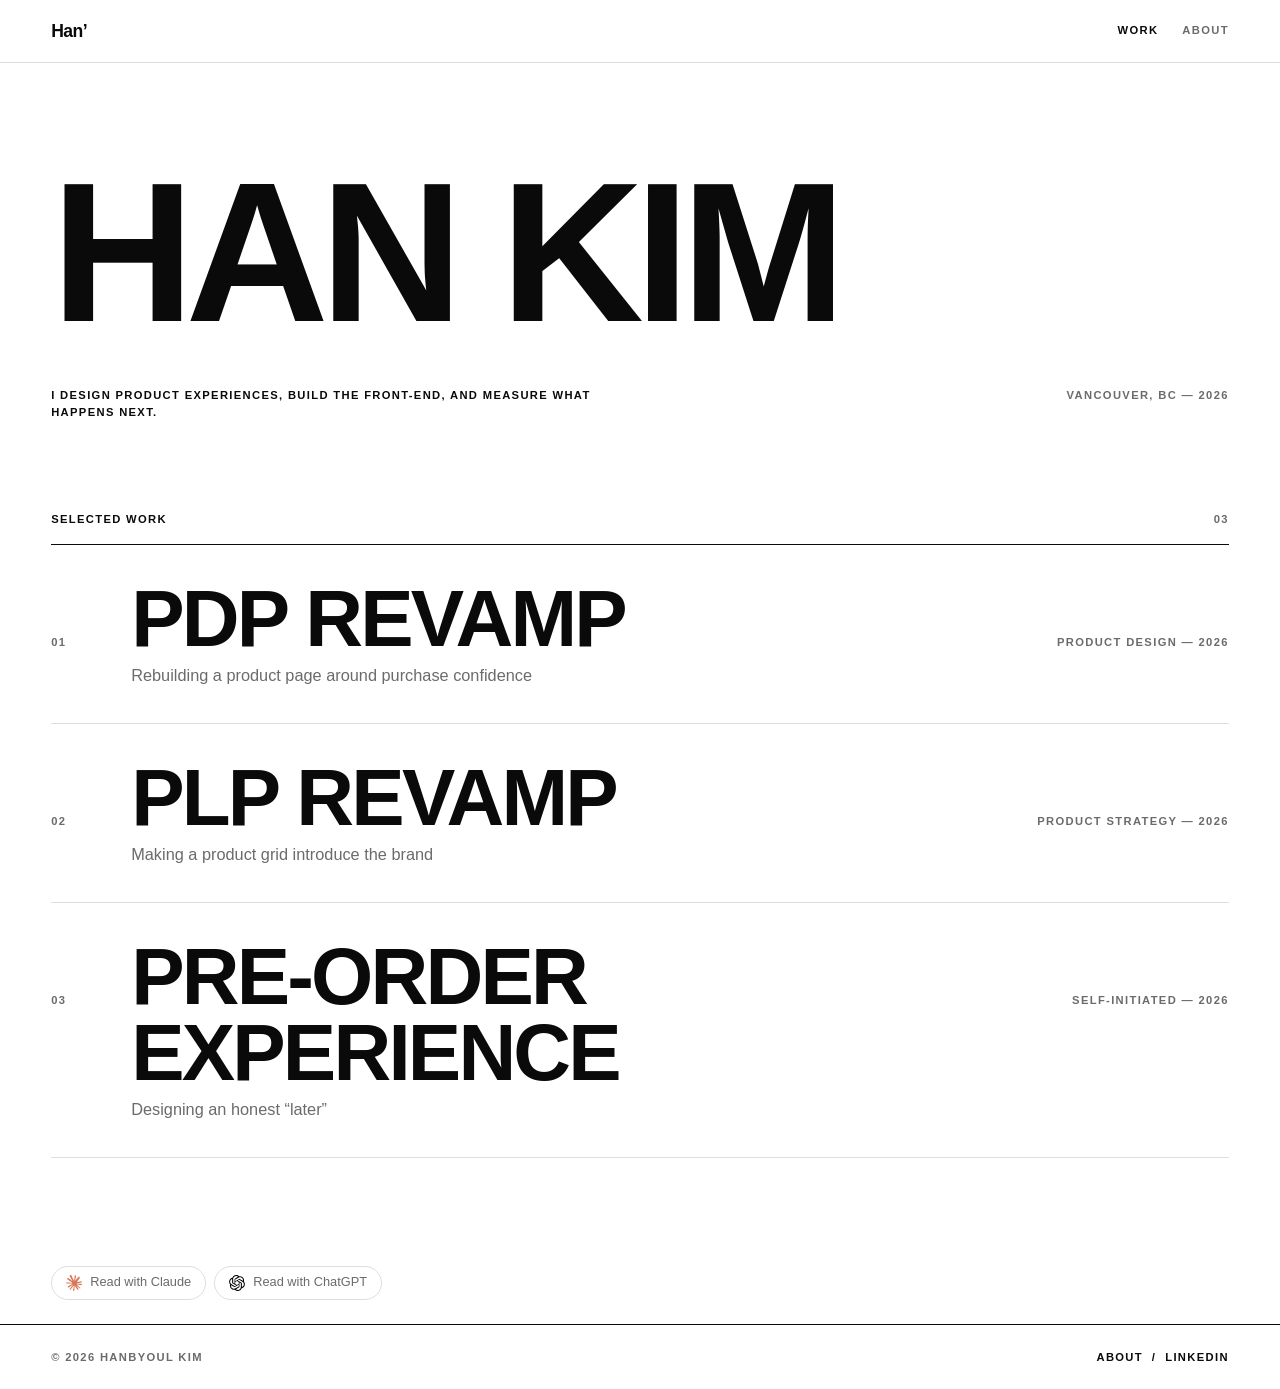
<file: index.html>
<!doctype html>
<html lang="en">
<head>
<meta charset="utf-8">
<meta name="viewport" content="width=device-width, initial-scale=1">
<title>Hanbyoul Kim &mdash; Product Designer</title>
<link rel="icon" href="favicon.png">
<link rel="apple-touch-icon" href="apple-touch-icon.png">
<meta name="description" content="Product designer working across research, interface, and implementation. Vancouver, BC.">
<link rel="canonical" href="https://hannnnnnnnnnnn.github.io/">

<!-- 공유 카드 — 링크를 붙여넣는 모든 곳에서 쓰인다 / Share card, used wherever the link is pasted -->
<meta property="og:type" content="profile">
<meta property="og:site_name" content="Han Kim">
<meta property="og:url" content="https://hannnnnnnnnnnn.github.io/">
<meta property="og:title" content="Han Kim — Product Designer">
<meta property="og:description" content="Product designer working across research, interface, and implementation. Vancouver, BC.">
<meta property="og:image" content="https://hannnnnnnnnnnn.github.io/images/og/home.png">
<meta property="og:image:width" content="1200">
<meta property="og:image:height" content="630">
<meta property="og:image:alt" content="Han Kim, product designer, in large type">
<meta name="twitter:card" content="summary_large_image">

<link rel="stylesheet" href="style.css">
<script>document.documentElement.classList.add("js")</script>
<script src="main.js" defer></script>
</head>
<body>

<header class="site-header">
  <a class="logo" href="index.html">Han&rsquo;</a>
  <nav class="label" aria-label="Main">
    <a href="index.html#work" aria-current="page">Work</a>
    <a href="about.html">About</a>
  </nav>
</header>

<main>
  <section class="hero">
    <h1 class="display">Han Kim</h1>
    <div class="hero-caption label">
      <span>I design product experiences, build the front-end, and measure what happens next.</span>
      <span class="muted">Vancouver, BC &mdash; 2026</span>
    </div>
  </section>

  <section class="section" id="work">
    <div class="section-head label">
      <span>Selected Work</span>
      <span class="muted">03</span>
    </div>
    <ul class="rows">
      <li>
        <a class="row" href="work-1.html" data-preview="/images/01-pdp/hero-mobile.mp4"
           data-preview-poster="/images/01-pdp/hero-mobile-poster.jpg"
           data-preview-alt="Redesigned product page on mobile">
          <span class="row-num label">01</span>
          <div class="row-body">
            <h2 class="row-title">PDP Revamp</h2>
            <p class="row-sub">Rebuilding a product page around purchase confidence</p>
          </div>
          <span class="row-meta label muted">Product Design &mdash; 2026</span>
        </a>
      </li>
      <li>
        <a class="row" href="work-2.html" data-preview="/images/02-plp/hero-mobile.mp4"
           data-preview-poster="/images/02-plp/hero-mobile-poster.jpg"
           data-preview-alt="Redesigned collection page on mobile">
          <span class="row-num label">02</span>
          <div class="row-body">
            <h2 class="row-title">PLP Revamp</h2>
            <p class="row-sub">Making a product grid introduce the brand</p>
          </div>
          <span class="row-meta label muted">Product Strategy &mdash; 2026</span>
        </a>
      </li>
      <li>
        <a class="row" href="work-3.html">
          <span class="row-num label">03</span>
          <div class="row-body">
            <h2 class="row-title">Pre-order Experience</h2>
            <p class="row-sub">Designing an honest &ldquo;later&rdquo;</p>
          </div>
          <span class="row-meta label muted">Self-initiated &mdash; 2026</span>
        </a>
      </li>
    </ul>
  </section>
</main>

<!-- AI 어시스턴트로 이 포트폴리오 읽기 / Read this portfolio with an AI assistant -->
<nav class="ai-read" aria-label="Read this portfolio with an AI assistant">
  <a class="ai-read__btn" href="llms.txt"
     data-ai-host="https://claude.ai/new"
     data-prompt="Read https://hannnnnnnnnnnn.github.io/llms.txt, then give me a candid,
concise read on Han Kim, a product designer in Vancouver, BC.
Assume I'm a hiring manager or design lead unless I tell you otherwise.

Cover:
1. What he actually does, in plain language.
2. The strongest evidence in his work — name the case study and the number.
3. Where he'd fit well, and where he wouldn't.
4. Three questions worth asking him in an interview.

Under 300 words. Don't flatter — if something is thin, say it.
End with his résumé, LinkedIn, and email.
If you can't open the URL, say so rather than guessing.">
    <!-- 텍스트 라벨이 의미를 나르므로 로고는 장식 / the label carries the meaning, so the mark is decorative -->
    <img src="brand/claude.svg" alt="" width="16" height="16">
    Read with Claude
  </a>

  <a class="ai-read__btn" href="llms.txt"
     data-ai-host="https://chatgpt.com/"
     data-prompt="Read https://hannnnnnnnnnnn.github.io/llms.txt, then give me a candid,
concise read on Han Kim, a product designer in Vancouver, BC.
Assume I'm a hiring manager or design lead unless I tell you otherwise.

Cover:
1. What he actually does, in plain language.
2. The strongest evidence in his work — name the case study and the number.
3. Where he'd fit well, and where he wouldn't.
4. Three questions worth asking him in an interview.

Under 300 words. Don't flatter — if something is thin, say it.
End with his résumé, LinkedIn, and email.
If you can't open the URL, say so rather than guessing.">
    <!-- 텍스트 라벨이 의미를 나르므로 로고는 장식 / the label carries the meaning, so the mark is decorative -->
    <img src="brand/chatgpt.svg" alt="" width="16" height="16">
    Read with ChatGPT
  </a>
</nav>

<footer class="label">
  <span class="muted">&copy; 2026 Hanbyoul Kim</span>
  <span><a href="about.html">About</a> &nbsp;/&nbsp; <a href="https://www.linkedin.com/in/hanbyoul-kim/">LinkedIn</a></span>
</footer>

</body>
</html>
</file>
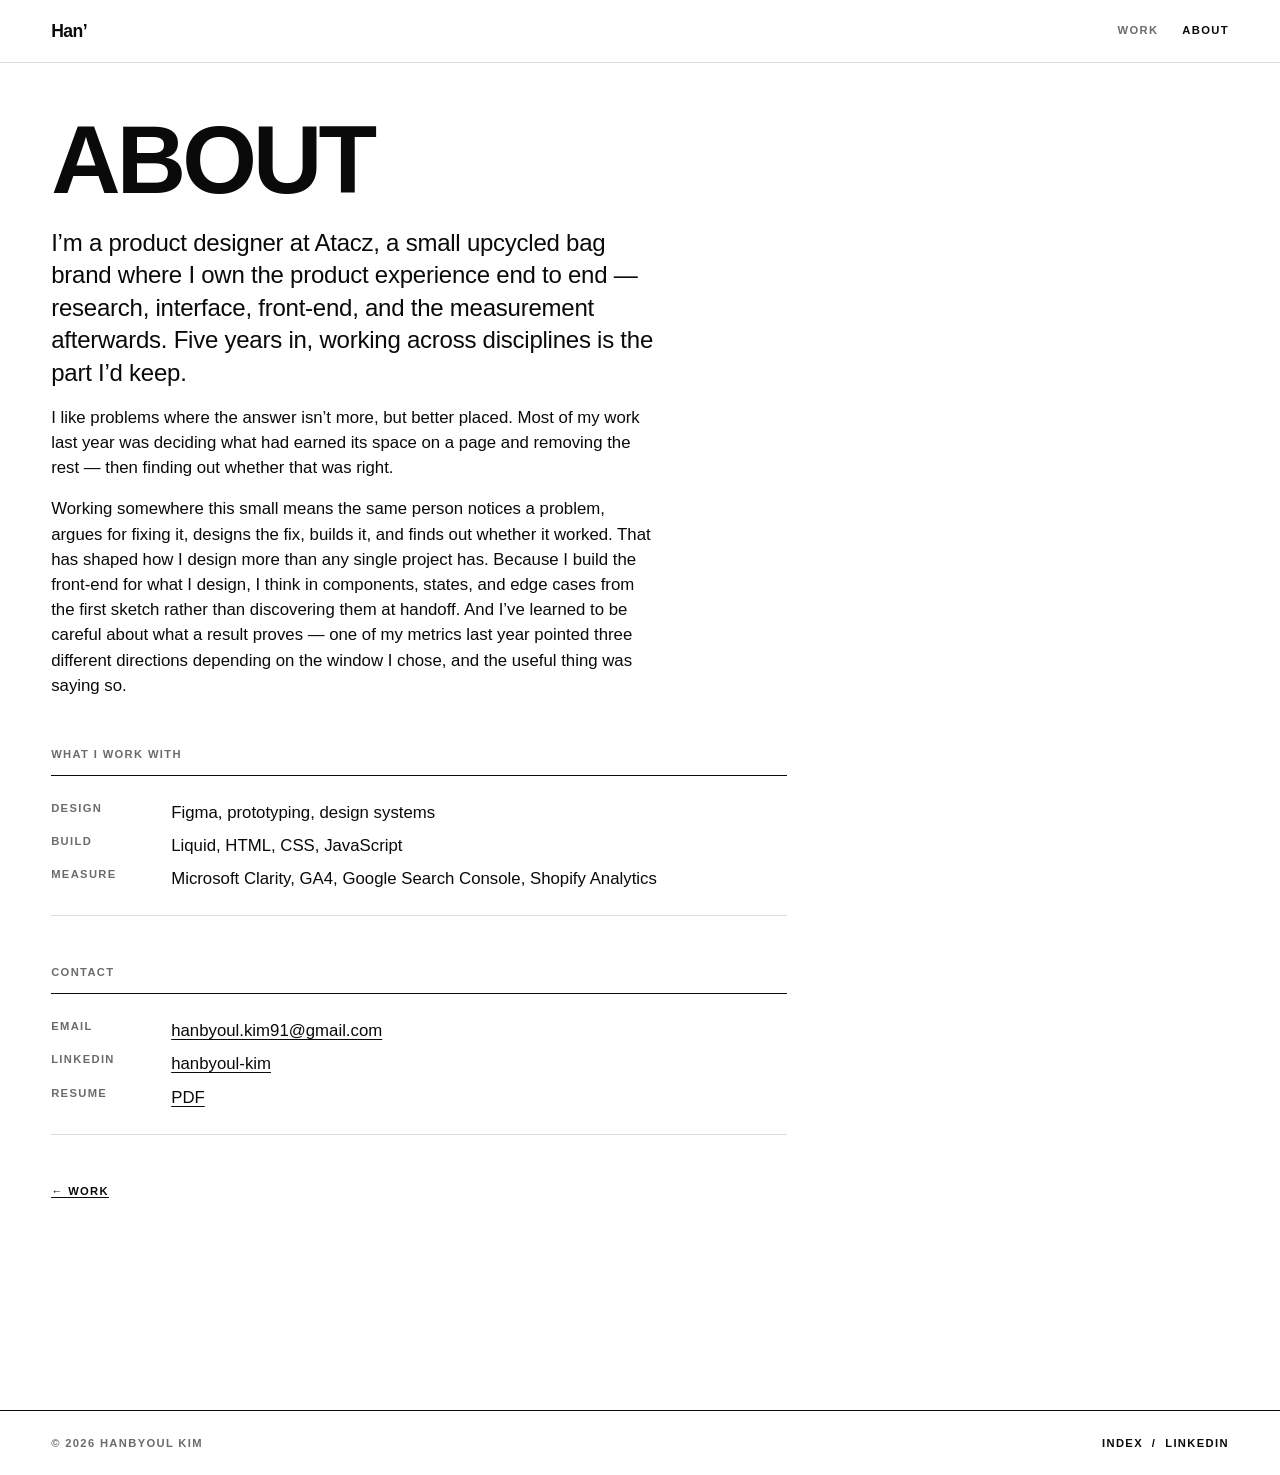
<file: about.html>
<!doctype html>
<html lang="en">
<head>
<meta charset="utf-8">
<meta name="viewport" content="width=device-width, initial-scale=1">
<title>About &mdash; Hanbyoul Kim</title>
<link rel="icon" href="favicon.png">
<link rel="apple-touch-icon" href="apple-touch-icon.png">
<meta name="description" content="Product designer at Atacz. Research, interface, front-end, and the measurement afterwards.">
<link rel="canonical" href="https://hannnnnnnnnnnn.github.io/about.html">

<!-- 공유 카드 — 링크를 붙여넣는 모든 곳에서 쓰인다 / Share card, used wherever the link is pasted -->
<meta property="og:type" content="article">
<meta property="og:site_name" content="Han Kim">
<meta property="og:url" content="https://hannnnnnnnnnnn.github.io/about.html">
<meta property="og:title" content="About — Han Kim">
<meta property="og:description" content="Product designer at Atacz. Research, interface, front-end, and the measurement afterwards.">
<meta property="og:image" content="https://hannnnnnnnnnnn.github.io/images/og/about.png">
<meta property="og:image:width" content="1200">
<meta property="og:image:height" content="630">
<meta property="og:image:alt" content="About Han Kim">
<meta name="twitter:card" content="summary_large_image">

<link rel="stylesheet" href="style.css">
<script>document.documentElement.classList.add("js")</script>
<script src="main.js" defer></script>
</head>
<body>

<header class="site-header">
  <a class="logo" href="index.html">Han&rsquo;</a>
  <nav class="label" aria-label="Main">
    <a href="index.html#work">Work</a>
    <a href="about.html" aria-current="page">About</a>
  </nav>
</header>

<main class="section">
  <div class="prose">
    <h1>About</h1>
    <p class="lead">I&rsquo;m a product designer at Atacz, a small upcycled bag brand where I own the product
      experience end to end &mdash; research, interface, front-end, and the measurement afterwards. Five years
      in, working across disciplines is the part I&rsquo;d keep.</p>

    <p>I like problems where the answer isn&rsquo;t more, but better placed. Most of my work last year was
      deciding what had earned its space on a page and removing the rest &mdash; then finding out whether that
      was right.</p>
    <p>Working somewhere this small means the same person notices a problem, argues for fixing it,
      designs the fix, builds it, and finds out whether it worked. That has shaped how I design more than
      any single project has. Because I build the front-end for what I design, I think in components,
      states, and edge cases from the first sketch rather than discovering them at handoff. And I&rsquo;ve
      learned to be careful about what a result proves &mdash; one of my metrics last year pointed three
      different directions depending on the window I chose, and the useful thing was saying so.</p>

    <h2>What I work with</h2>
    <dl class="meta">
      <dt>Design</dt><dd>Figma, prototyping, design systems</dd>
      <dt>Build</dt><dd>Liquid, HTML, CSS, JavaScript</dd>
      <dt>Measure</dt><dd>Microsoft Clarity, GA4, Google Search Console, Shopify Analytics</dd>
    </dl>

    <h2>Contact</h2>
    <dl class="meta">
      <dt>Email</dt><dd><a href="mailto:hanbyoul.kim91@gmail.com">hanbyoul.kim91@gmail.com</a></dd>
      <dt>LinkedIn</dt><dd><a href="https://www.linkedin.com/in/hanbyoul-kim/">hanbyoul-kim</a></dd>
      <dt>Resume</dt><dd><a href="Hanbyoul-Kim-Resume.pdf">PDF</a></dd>
    </dl>

    <a class="back label" href="index.html#work">&larr; Work</a>
  </div>
</main>

<footer class="label">
  <span class="muted">&copy; 2026 Hanbyoul Kim</span>
  <span><a href="index.html">Index</a> &nbsp;/&nbsp; <a href="https://www.linkedin.com/in/hanbyoul-kim/">LinkedIn</a></span>
</footer>

</body>
</html>
</file>
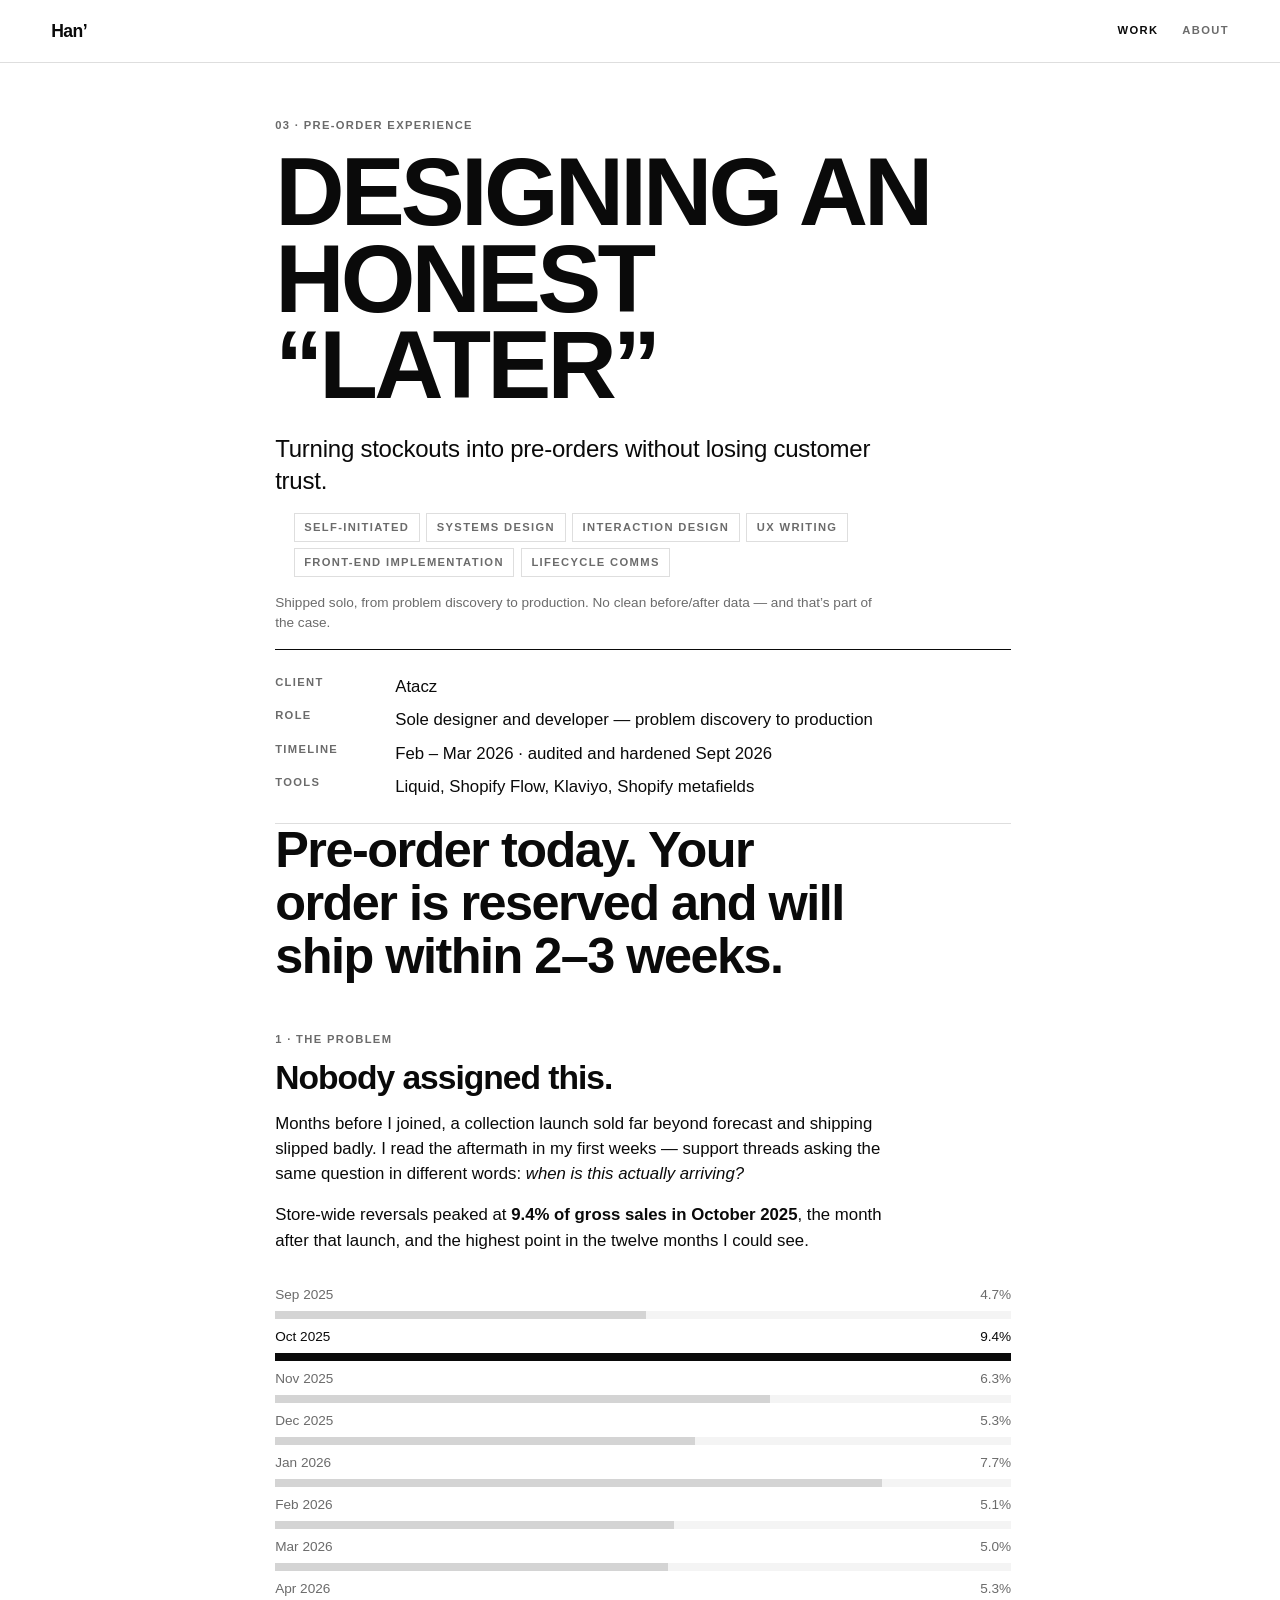
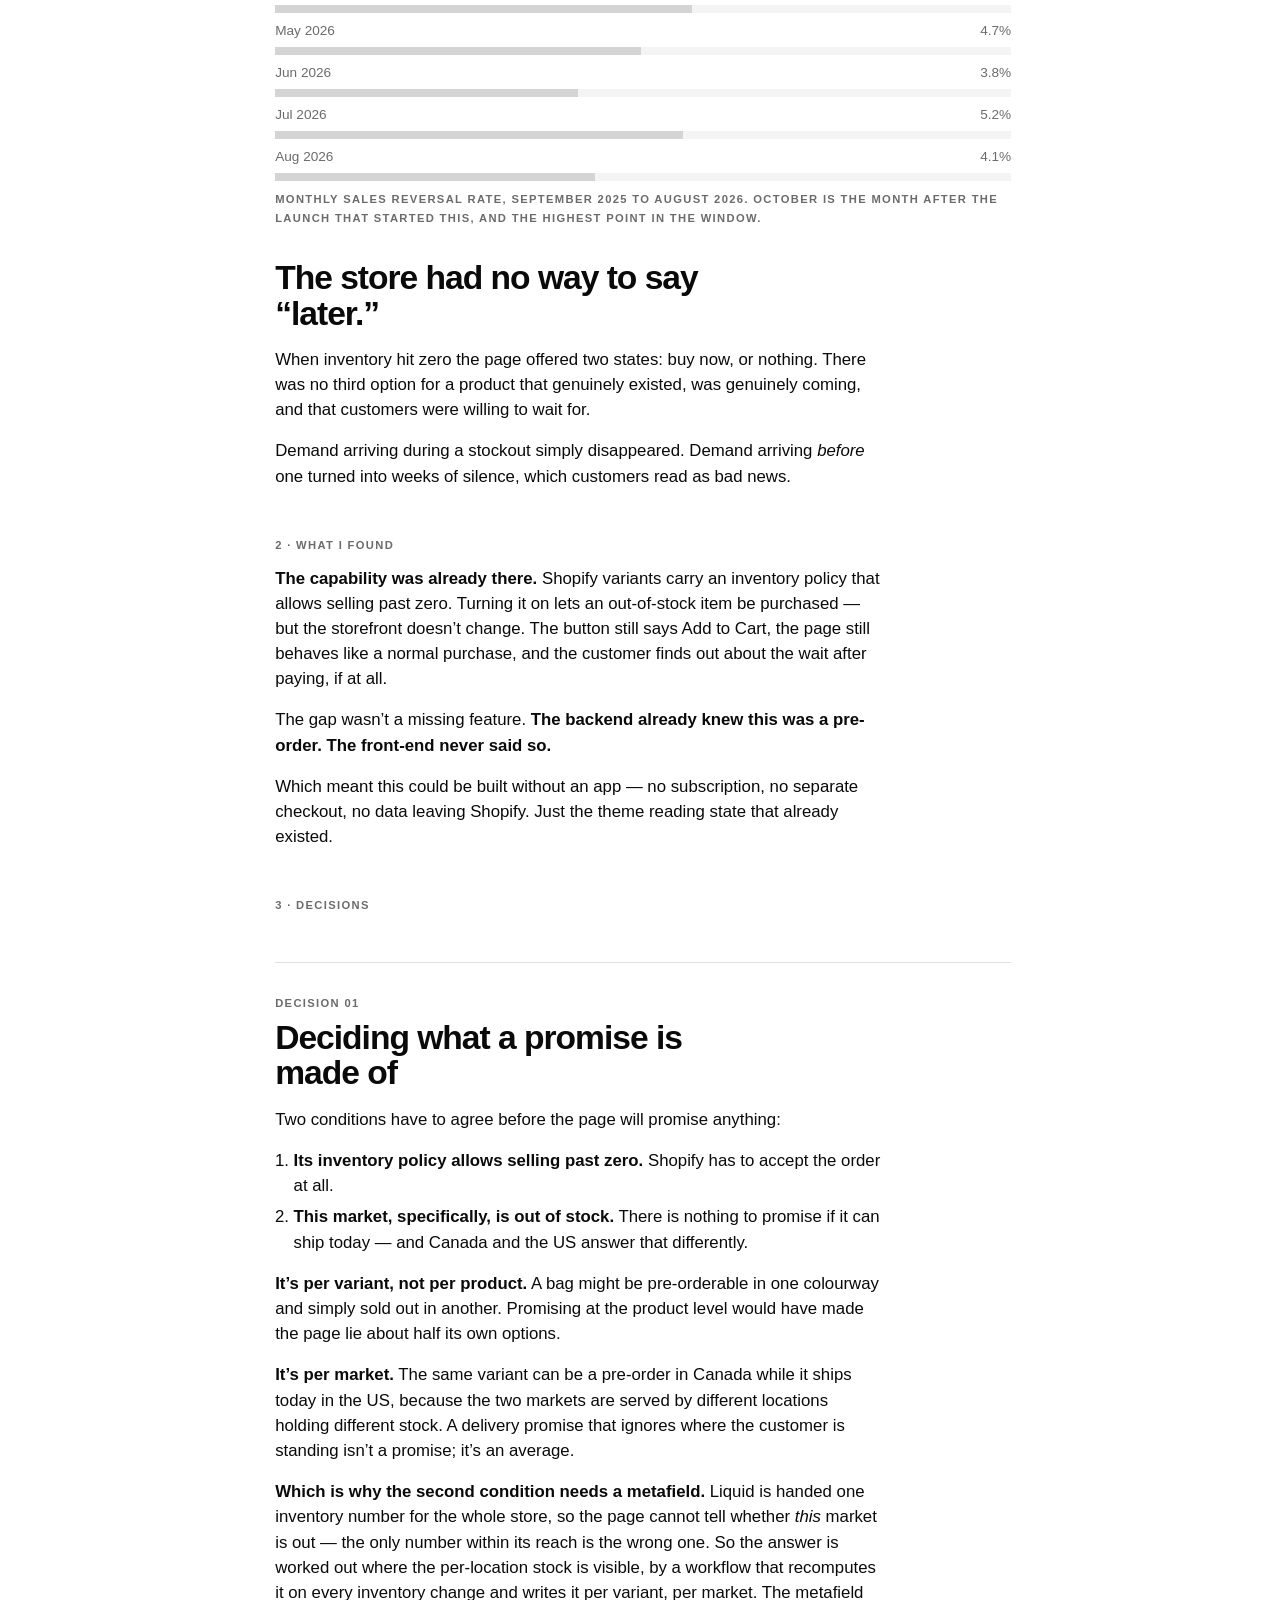
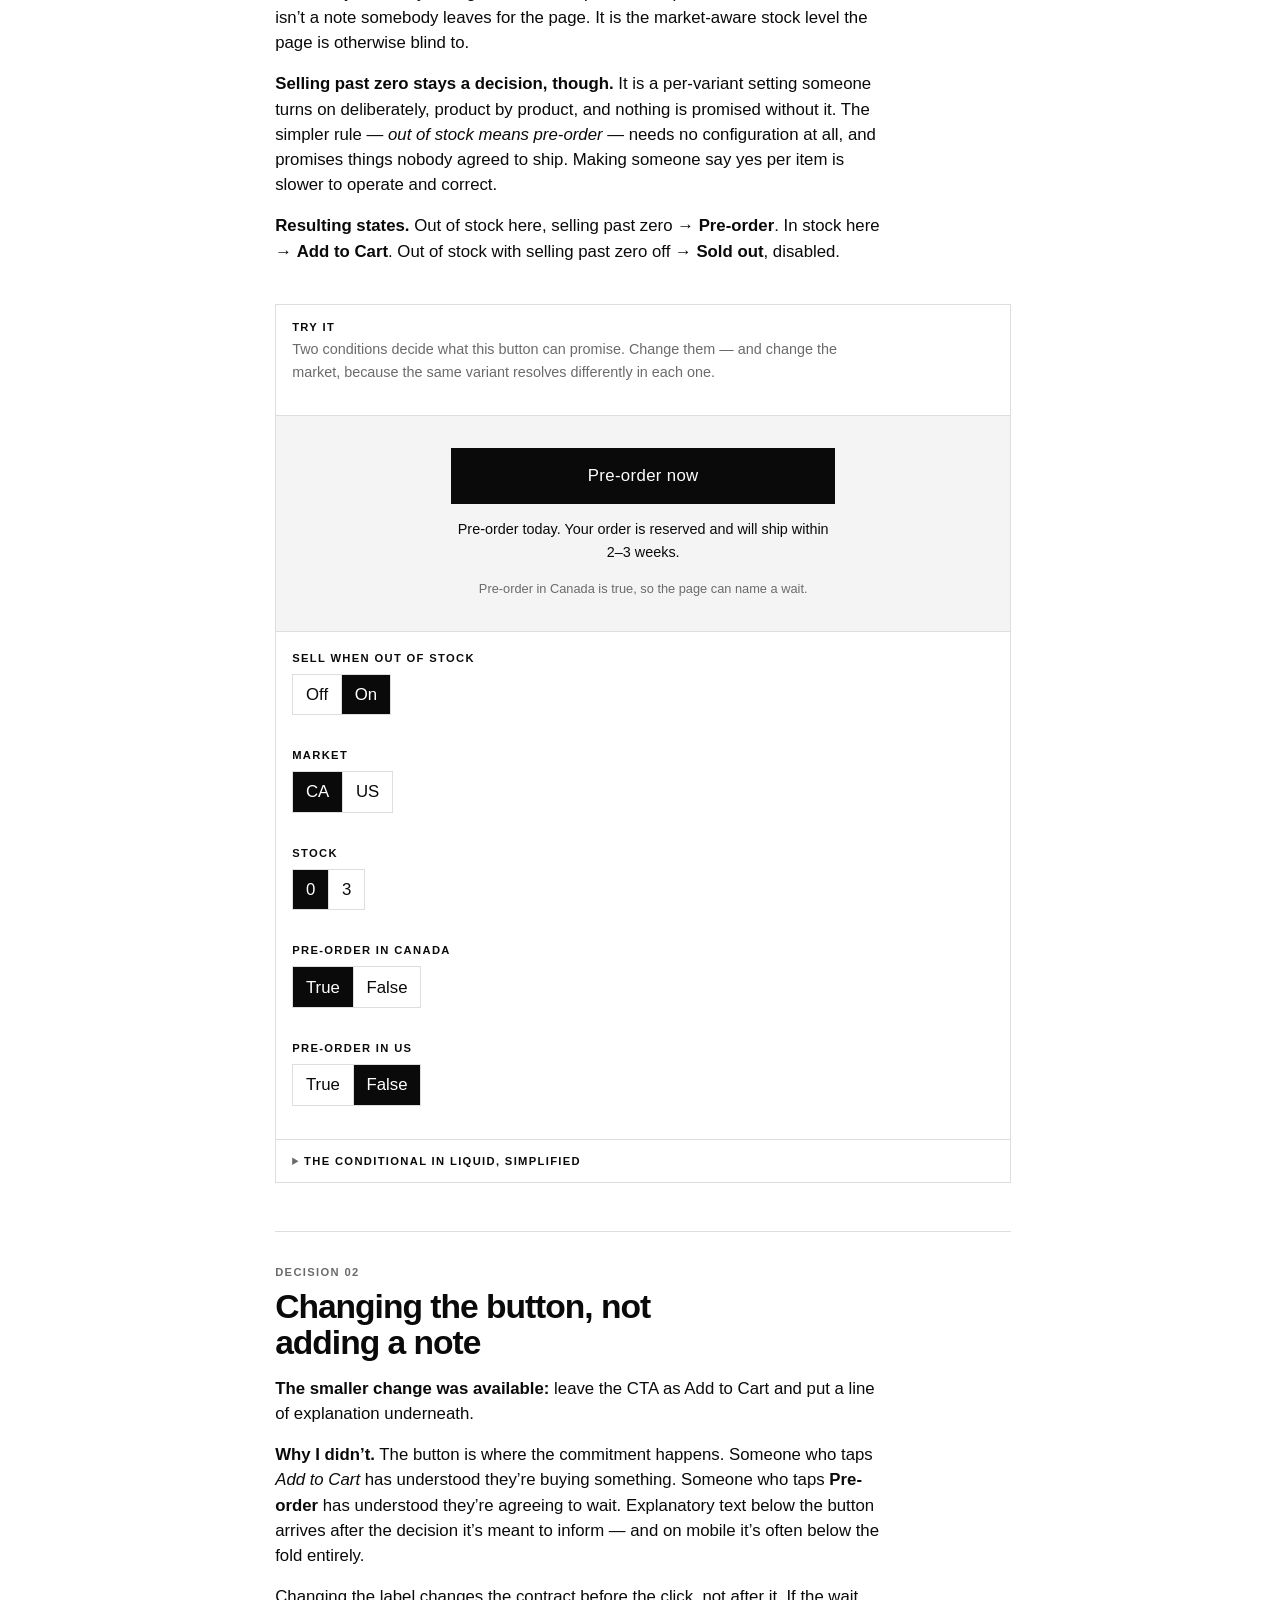
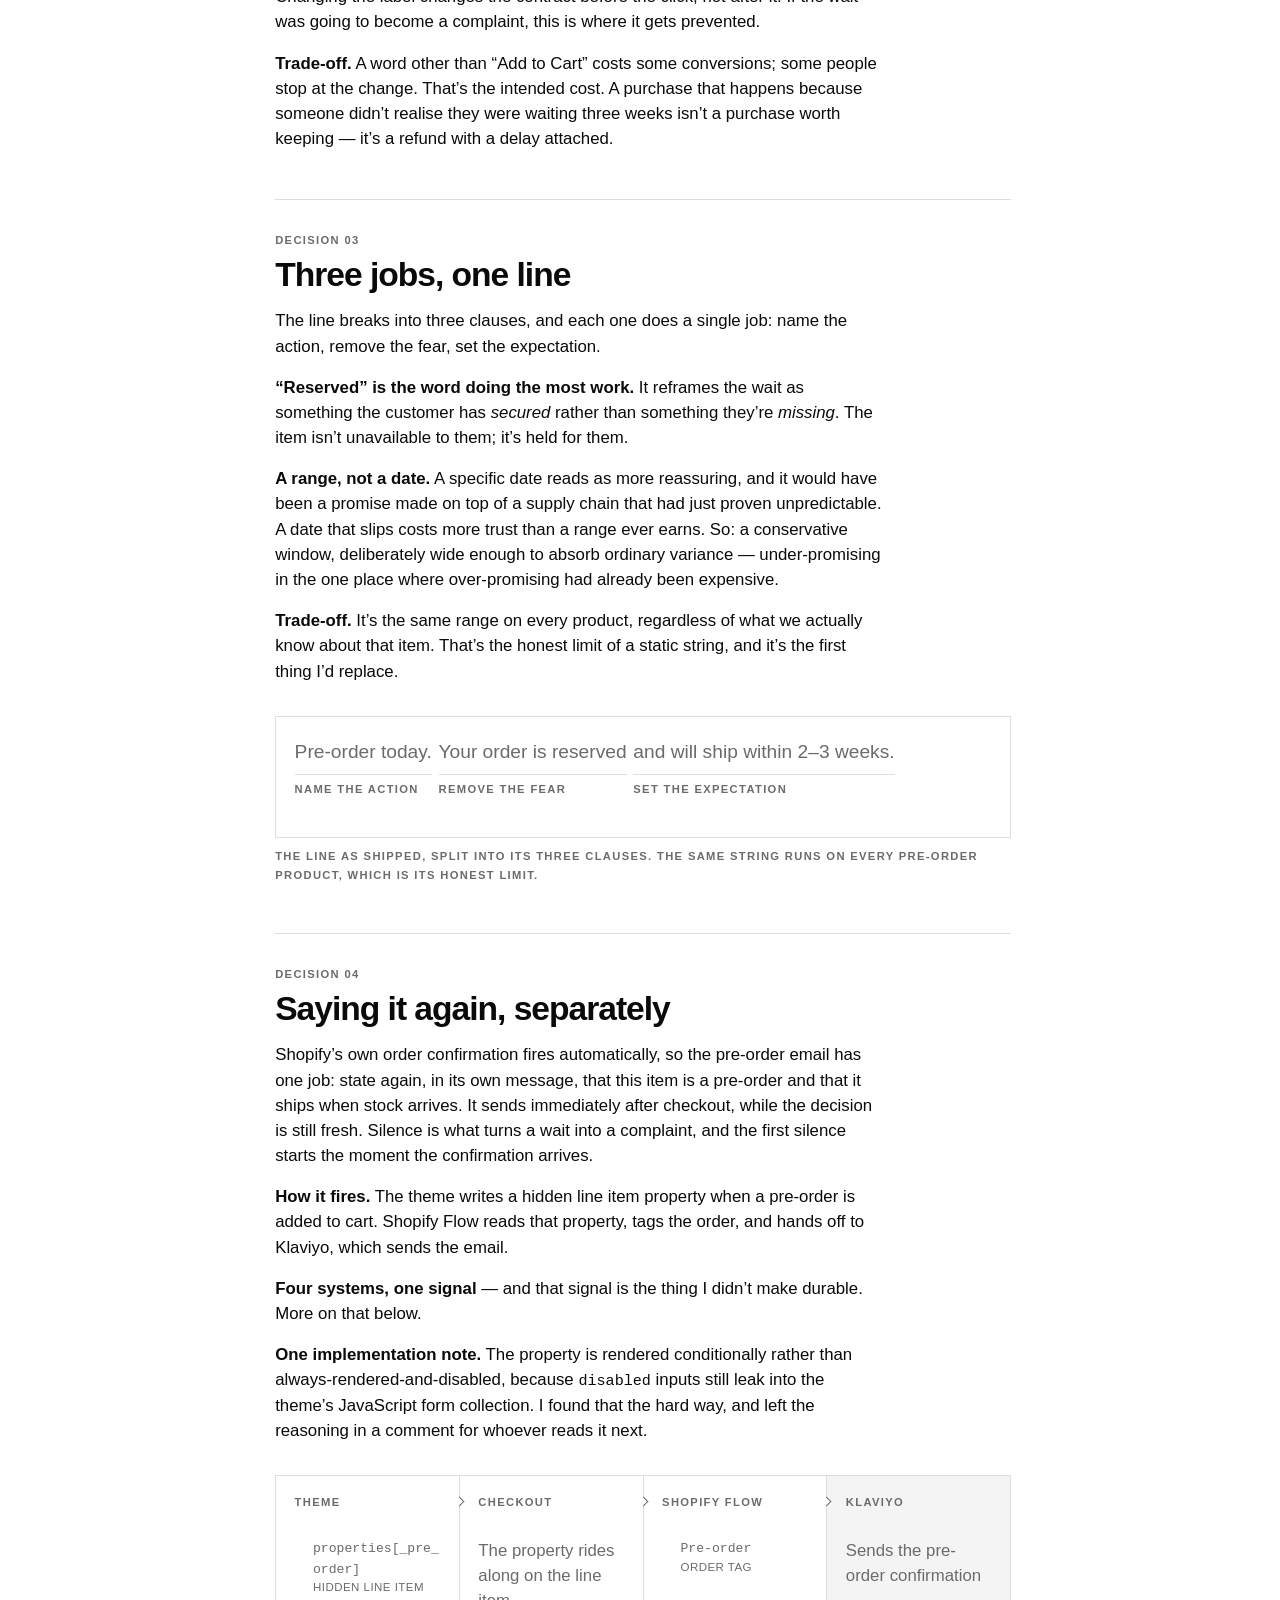
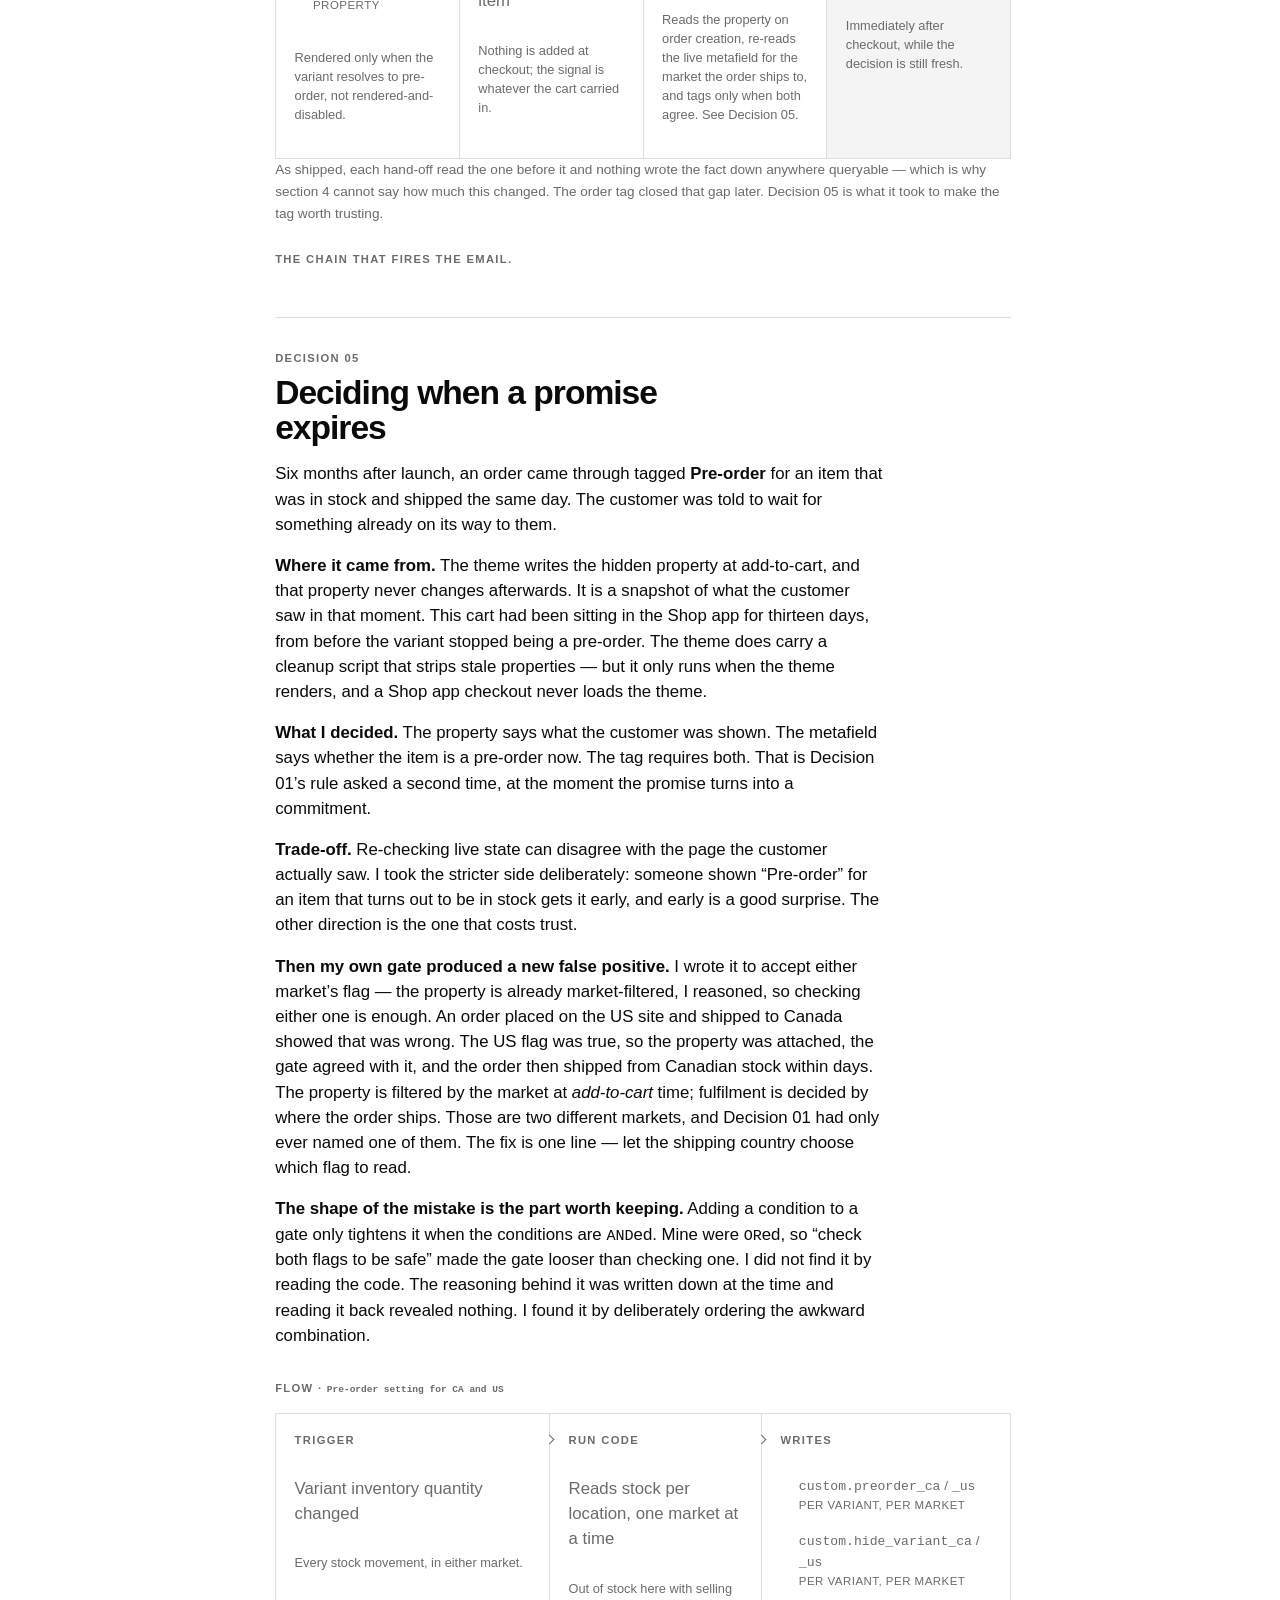
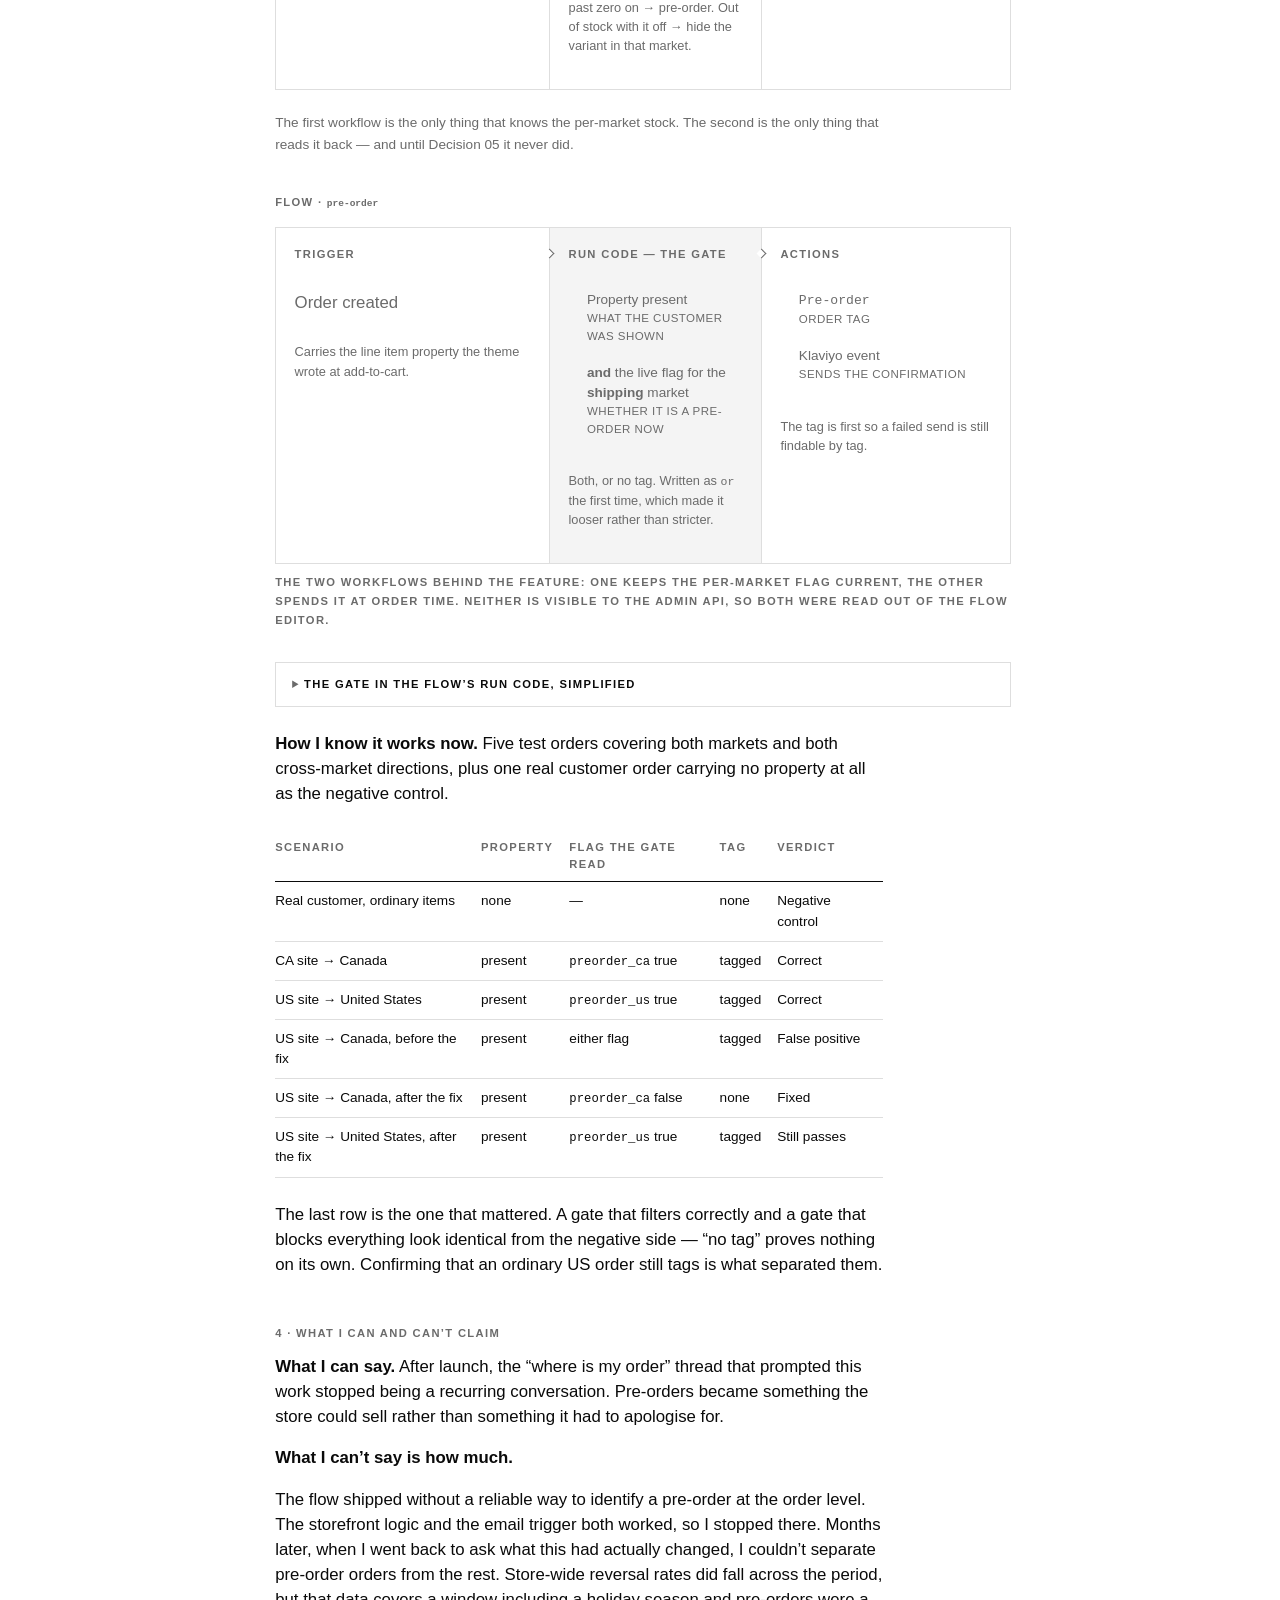
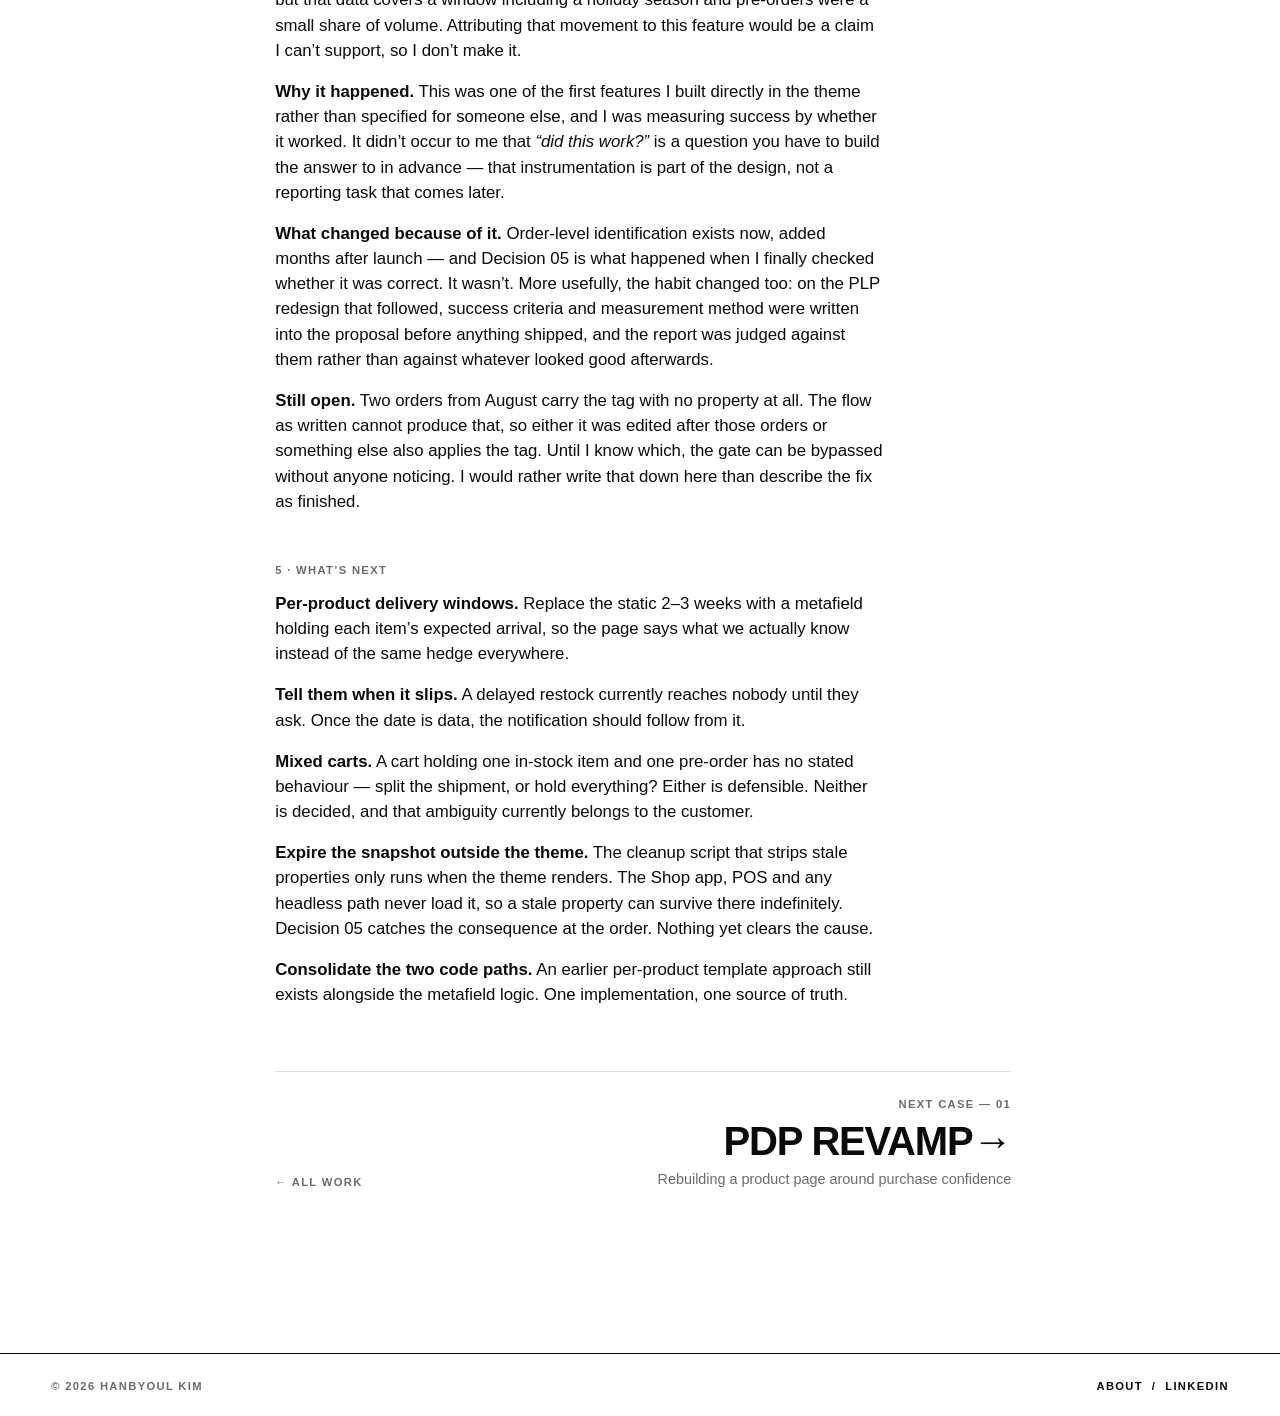
<file: work-3.html>
<!doctype html>
<html lang="en">
<head>
<meta charset="utf-8">
<meta name="viewport" content="width=device-width, initial-scale=1">
<title>Pre-order Experience &mdash; Hanbyoul Kim</title>
<link rel="icon" href="favicon.png">
<link rel="apple-touch-icon" href="apple-touch-icon.png">
<meta name="description" content="A self-initiated system that turned stockouts into pre-orders &mdash; and taught me that measurement is part of the design.">
<link rel="canonical" href="https://hannnnnnnnnnnn.github.io/work-3.html">

<!-- 공유 카드 — 링크를 붙여넣는 모든 곳에서 쓰인다 / Share card, used wherever the link is pasted -->
<meta property="og:type" content="article">
<meta property="og:site_name" content="Han Kim">
<meta property="og:url" content="https://hannnnnnnnnnnn.github.io/work-3.html">
<meta property="og:title" content="Pre-order Experience — Han Kim">
<meta property="og:description" content="Turning stockouts into pre-orders without losing customer trust.">
<meta property="og:image" content="https://hannnnnnnnnnnn.github.io/images/og/work-3.png">
<meta property="og:image:width" content="1200">
<meta property="og:image:height" content="630">
<meta property="og:image:alt" content="Case 03: Pre-order Experience">
<meta name="twitter:card" content="summary_large_image">

<link rel="preconnect" href="https://fonts.gstatic.com" crossorigin>
<link rel="stylesheet" href="https://fonts.googleapis.com/css2?family=Poppins:wght@400;500;600&display=swap">
<link rel="stylesheet" href="style.css">
<script>document.documentElement.classList.add("js")</script>
<script src="main.js" defer></script>
</head>
<body>

<header class="site-header">
  <a class="logo" href="index.html">Han&rsquo;</a>
  <nav class="label" aria-label="Main">
    <a href="index.html#work" aria-current="page">Work</a>
    <a href="about.html">About</a>
  </nav>
</header>

<div class="progress" aria-hidden="true"><span></span></div>

<main class="section case">
  <nav class="toc label" aria-label="On this page">
    <ol>
      <li><a href="#problem">Problem</a></li>
      <li><a href="#research">Research</a></li>
      <li><a href="#decisions">Decisions</a>
        <ol class="toc__nums">
          <li><a class="toc__num" href="#decision-1">01</a></li>
          <li><a class="toc__num" href="#decision-2">02</a></li>
          <li><a class="toc__num" href="#decision-3">03</a></li>
          <li><a class="toc__num" href="#decision-4">04</a></li>
          <li><a class="toc__num" href="#decision-5">05</a></li>
        </ol>
      </li>
      <li><a href="#outcome">Outcome</a></li>
      <li><a href="#next">Next</a></li>
    </ol>
  </nav>
  <div class="prose">

    <p class="label muted">03 &middot; Pre-order Experience</p>
    <h1>Designing an honest &ldquo;later&rdquo;</h1>
    <p class="lead">Turning stockouts into pre-orders without losing customer trust.</p>

    <ul class="tags label">
      <li>Self-initiated</li>
      <li>Systems Design</li>
      <li>Interaction Design</li>
      <li>UX Writing</li>
      <li>Front-end Implementation</li>
      <li>Lifecycle Comms</li>
    </ul>

    <p class="caveat">Shipped solo, from problem discovery to production. No clean before/after data &mdash; and that&rsquo;s part of the case.</p>

    <dl class="meta">
      <dt>Client</dt><dd>Atacz</dd>
      <dt>Role</dt><dd>Sole designer and developer &mdash; problem discovery to production</dd>
      <dt>Timeline</dt><dd>Feb &ndash; Mar 2026 &middot; audited and hardened Sept 2026</dd>
      <dt>Tools</dt><dd>Liquid, Shopify Flow, Klaviyo, Shopify metafields</dd>
    </dl>

    <p class="hero-type">Pre-order today. Your order is reserved and will ship within 2&ndash;3 weeks.</p>

    <h2 id="problem">1 &middot; The problem</h2>
    <h3>Nobody assigned this.</h3>
    <p>Months before I joined, a collection launch sold far beyond forecast and shipping slipped badly. I read the aftermath in my first weeks &mdash; support threads asking the same question in different words: <em>when is this actually arriving?</em></p>
    <p>Store-wide reversals peaked at <strong>9.4% of gross sales in October 2025</strong>, the month after that launch, and the highest point in the twelve months I could see.</p>

    <figure class="figure figure--diagram">
      <div class="dist dist--months">
        <div class="dist__row">
          <span class="dist__name">Sep 2025</span>
          <span class="dist__pct">4.7%</span>
          <span class="dist__track"><span class="dist__bar" style="width: 50.4%"></span></span>
        </div>
        <div class="dist__row dist__row--lead">
          <span class="dist__name">Oct 2025</span>
          <span class="dist__pct">9.4%</span>
          <span class="dist__track"><span class="dist__bar" style="width: 100.0%"></span></span>
        </div>
        <div class="dist__row">
          <span class="dist__name">Nov 2025</span>
          <span class="dist__pct">6.3%</span>
          <span class="dist__track"><span class="dist__bar" style="width: 67.2%"></span></span>
        </div>
        <div class="dist__row">
          <span class="dist__name">Dec 2025</span>
          <span class="dist__pct">5.3%</span>
          <span class="dist__track"><span class="dist__bar" style="width: 57.0%"></span></span>
        </div>
        <div class="dist__row">
          <span class="dist__name">Jan 2026</span>
          <span class="dist__pct">7.7%</span>
          <span class="dist__track"><span class="dist__bar" style="width: 82.4%"></span></span>
        </div>
        <div class="dist__row">
          <span class="dist__name">Feb 2026</span>
          <span class="dist__pct">5.1%</span>
          <span class="dist__track"><span class="dist__bar" style="width: 54.2%"></span></span>
        </div>
        <div class="dist__row">
          <span class="dist__name">Mar 2026</span>
          <span class="dist__pct">5.0%</span>
          <span class="dist__track"><span class="dist__bar" style="width: 53.4%"></span></span>
        </div>
        <div class="dist__row">
          <span class="dist__name">Apr 2026</span>
          <span class="dist__pct">5.3%</span>
          <span class="dist__track"><span class="dist__bar" style="width: 56.6%"></span></span>
        </div>
        <div class="dist__row">
          <span class="dist__name">May 2026</span>
          <span class="dist__pct">4.7%</span>
          <span class="dist__track"><span class="dist__bar" style="width: 49.7%"></span></span>
        </div>
        <div class="dist__row">
          <span class="dist__name">Jun 2026</span>
          <span class="dist__pct">3.8%</span>
          <span class="dist__track"><span class="dist__bar" style="width: 41.1%"></span></span>
        </div>
        <div class="dist__row">
          <span class="dist__name">Jul 2026</span>
          <span class="dist__pct">5.2%</span>
          <span class="dist__track"><span class="dist__bar" style="width: 55.4%"></span></span>
        </div>
        <div class="dist__row">
          <span class="dist__name">Aug 2026</span>
          <span class="dist__pct">4.1%</span>
          <span class="dist__track"><span class="dist__bar" style="width: 43.4%"></span></span>
        </div>
      </div>
      <figcaption class="label muted">Monthly sales reversal rate, September 2025 to August 2026. October is the month after the launch that started this, and the highest point in the window.</figcaption>
    </figure>

    <h3>The store had no way to say &ldquo;later.&rdquo;</h3>
    <p>When inventory hit zero the page offered two states: buy now, or nothing. There was no third option for a product that genuinely existed, was genuinely coming, and that customers were willing to wait for.</p>
    <p>Demand arriving during a stockout simply disappeared. Demand arriving <em>before</em> one turned into weeks of silence, which customers read as bad news.</p>

    <h2 id="research">2 &middot; What I found</h2>
    <p><strong>The capability was already there.</strong> Shopify variants carry an inventory policy that allows selling past zero. Turning it on lets an out-of-stock item be purchased &mdash; but the storefront doesn&rsquo;t change. The button still says Add to Cart, the page still behaves like a normal purchase, and the customer finds out about the wait after paying, if at all.</p>
    <p>The gap wasn&rsquo;t a missing feature. <strong>The backend already knew this was a pre-order. The front-end never said so.</strong></p>
    <p>Which meant this could be built without an app &mdash; no subscription, no separate checkout, no data leaving Shopify. Just the theme reading state that already existed.</p>

    <h2 id="decisions">3 &middot; Decisions</h2>

    <section class="decision" id="decision-1">
      <span class="label muted">Decision 01</span>
      <h3>Deciding what a promise is made of</h3>
      <p>Two conditions have to agree before the page will promise anything:</p>
      <ol>
        <li><strong>Its inventory policy allows selling past zero.</strong> Shopify has to accept the order at all.</li>
        <li><strong>This market, specifically, is out of stock.</strong> There is nothing to promise if it can ship today &mdash; and Canada and the US answer that differently.</li>
      </ol>
      <p><strong>It&rsquo;s per variant, not per product.</strong> A bag might be pre-orderable in one colourway and simply sold out in another. Promising at the product level would have made the page lie about half its own options.</p>
      <p><strong>It&rsquo;s per market.</strong> The same variant can be a pre-order in Canada while it ships today in the US, because the two markets are served by different locations holding different stock. A delivery promise that ignores where the customer is standing isn&rsquo;t a promise; it&rsquo;s an average.</p>
      <p><strong>Which is why the second condition needs a metafield.</strong> Liquid is handed one inventory number for the whole store, so the page cannot tell whether <em>this</em> market is out &mdash; the only number within its reach is the wrong one. So the answer is worked out where the per-location stock is visible, by a workflow that recomputes it on every inventory change and writes it per variant, per market. The metafield isn&rsquo;t a note somebody leaves for the page. It is the market-aware stock level the page is otherwise blind to.</p>
      <p><strong>Selling past zero stays a decision, though.</strong> It is a per-variant setting someone turns on deliberately, product by product, and nothing is promised without it. The simpler rule &mdash; <em>out of stock means pre-order</em> &mdash; needs no configuration at all, and promises things nobody agreed to ship. Making someone say yes per item is slower to operate and correct.</p>
      <p><strong>Resulting states.</strong> Out of stock here, selling past zero &rarr; <strong>Pre-order</strong>. In stock here &rarr; <strong>Add to Cart</strong>. Out of stock with selling past zero off &rarr; <strong>Sold out</strong>, disabled.</p>
      <div class="demo" data-demo-resolver>
        <span class="demo__label label">Try it</span>
        <p class="demo__caption">Two conditions decide what this button can promise. Change them &mdash; and change the market, because the same variant resolves differently in each one.</p>
        <div class="demo__stage">
          <div class="resolver">
            <button class="resolver__cta" type="button" data-cta>Pre-order now</button>
            <p class="resolver__copy" data-copy>Pre-order today. Your order is reserved and will ship within 2&ndash;3 weeks.</p>
            <p class="resolver__why" data-why></p>
          </div>
        </div>
        <div class="demo__controls">
          <p class="demo__field">
            <span class="label">Sell when out of stock</span>
            <span class="demo__seg">
              <label><input type="radio" name="policy" value="deny"><span>Off</span></label>
              <label><input type="radio" name="policy" value="continue" checked><span>On</span></label>
            </span>
          </p>
          <p class="demo__field">
            <span class="label">Market</span>
            <span class="demo__seg">
              <label><input type="radio" name="market" value="CA" checked><span>CA</span></label>
              <label><input type="radio" name="market" value="US"><span>US</span></label>
            </span>
          </p>
          <p class="demo__field">
            <span class="label">Stock</span>
            <span class="demo__seg">
              <label><input type="radio" name="stock" value="0" checked><span>0</span></label>
              <label><input type="radio" name="stock" value="3"><span>3</span></label>
            </span>
          </p>
          <p class="demo__field">
            <span class="label">Pre-order in Canada</span>
            <span class="demo__seg">
              <label><input type="radio" name="preorder_ca" value="true" checked><span>True</span></label>
              <label><input type="radio" name="preorder_ca" value="false"><span>False</span></label>
            </span>
          </p>
          <p class="demo__field">
            <span class="label">Pre-order in US</span>
            <span class="demo__seg">
              <label><input type="radio" name="preorder_us" value="true"><span>True</span></label>
              <label><input type="radio" name="preorder_us" value="false" checked><span>False</span></label>
            </span>
          </p>
        </div>
        <details>
          <summary class="label">The conditional in Liquid, simplified</summary>
<pre><code>{%- liquid
  # Market decides which per-market stock flag to read
  assign market_code = localization.market.handle
  assign key = 'preorder_' | append: market_code
  assign preorder_here = variant.metafields.custom[key].value

  if variant.inventory_quantity &gt; 0
    echo 'products.product.add_to_cart' | t
  elsif variant.inventory_policy == 'continue' and preorder_here == true
    echo 'products.product.preorder' | t
  else
    echo 'products.product.sold_out' | t
  endif
-%}</code></pre>
        </details>
      </div>
    </section>

    <section class="decision" id="decision-2">
      <span class="label muted">Decision 02</span>
      <h3>Changing the button, not adding a note</h3>
      <p><strong>The smaller change was available:</strong> leave the CTA as Add to Cart and put a line of explanation underneath.</p>
      <p><strong>Why I didn&rsquo;t.</strong> The button is where the commitment happens. Someone who taps <em>Add to Cart</em> has understood they&rsquo;re buying something. Someone who taps <strong>Pre-order</strong> has understood they&rsquo;re agreeing to wait. Explanatory text below the button arrives after the decision it&rsquo;s meant to inform &mdash; and on mobile it&rsquo;s often below the fold entirely.</p>
      <p>Changing the label changes the contract before the click, not after it. If the wait was going to become a complaint, this is where it gets prevented.</p>
      <p><strong>Trade-off.</strong> A word other than &ldquo;Add to Cart&rdquo; costs some conversions; some people stop at the change. That&rsquo;s the intended cost. A purchase that happens because someone didn&rsquo;t realise they were waiting three weeks isn&rsquo;t a purchase worth keeping &mdash; it&rsquo;s a refund with a delay attached.</p>
    </section>

    <section class="decision" id="decision-3">
      <span class="label muted">Decision 03</span>
      <h3>Three jobs, one line</h3>
      <p>The line breaks into three clauses, and each one does a single job: name the action, remove the fear, set the expectation.</p>
      <p><strong>&ldquo;Reserved&rdquo; is the word doing the most work.</strong> It reframes the wait as something the customer has <em>secured</em> rather than something they&rsquo;re <em>missing</em>. The item isn&rsquo;t unavailable to them; it&rsquo;s held for them.</p>
      <p><strong>A range, not a date.</strong> A specific date reads as more reassuring, and it would have been a promise made on top of a supply chain that had just proven unpredictable. A date that slips costs more trust than a range ever earns. So: a conservative window, deliberately wide enough to absorb ordinary variance &mdash; under-promising in the one place where over-promising had already been expensive.</p>
      <p><strong>Trade-off.</strong> It&rsquo;s the same range on every product, regardless of what we actually know about that item. That&rsquo;s the honest limit of a static string, and it&rsquo;s the first thing I&rsquo;d replace.</p>
      <figure class="figure figure--diagram">
        <div class="anno">
          <p class="anno__line">
            <span class="anno__seg"><span class="anno__text">Pre-order today.</span><span class="anno__job label">Name the action</span></span>
            <span class="anno__seg"><span class="anno__text">Your order is reserved</span><span class="anno__job label">Remove the fear</span></span>
            <span class="anno__seg"><span class="anno__text">and will ship within 2&ndash;3 weeks.</span><span class="anno__job label">Set the expectation</span></span>
          </p>
        </div>
        <figcaption class="label muted">The line as shipped, split into its three clauses. The same string runs on every pre-order product, which is its honest limit.</figcaption>
      </figure>
    </section>

    <section class="decision" id="decision-4">
      <span class="label muted">Decision 04</span>
      <h3>Saying it again, separately</h3>
      <p>Shopify&rsquo;s own order confirmation fires automatically, so the pre-order email has one job: state again, in its own message, that this item is a pre-order and that it ships when stock arrives. It sends immediately after checkout, while the decision is still fresh. Silence is what turns a wait into a complaint, and the first silence starts the moment the confirmation arrives.</p>
      <p><strong>How it fires.</strong> The theme writes a hidden line item property when a pre-order is added to cart. Shopify Flow reads that property, tags the order, and hands off to Klaviyo, which sends the email.</p>
      <p><strong>Four systems, one signal</strong> &mdash; and that signal is the thing I didn&rsquo;t make durable. More on that below.</p>
      <p><strong>One implementation note.</strong> The property is rendered conditionally rather than always-rendered-and-disabled, because <code>disabled</code> inputs still leak into the theme&rsquo;s JavaScript form collection. I found that the hard way, and left the reasoning in a comment for whoever reads it next.</p>
      <figure class="figure figure--diagram">
        <div class="mfd mfd--chain">
          <div class="mfd__col">
            <p class="mfd__head label">Theme</p>
            <ul class="mfd__list">
              <li><code>properties[_pre_order]</code><span class="mfd__type">Hidden line item property</span></li>
            </ul>
            <p class="mfd__was">Rendered only when the variant resolves to pre-order, not rendered-and-disabled.</p>
          </div>
          <div class="mfd__col">
            <p class="mfd__head label">Checkout</p>
            <p class="mfd__template">The property rides along on the line item</p>
            <p class="mfd__was">Nothing is added at checkout; the signal is whatever the cart carried in.</p>
          </div>
          <div class="mfd__col">
            <p class="mfd__head label">Shopify Flow</p>
            <ul class="mfd__list">
              <li><code>Pre-order</code><span class="mfd__type">Order tag</span></li>
            </ul>
            <p class="mfd__was">Reads the property on order creation, re-reads the live metafield for the market the order ships to, and tags only when both agree. See Decision 05.</p>
          </div>
          <div class="mfd__col mfd__col--spine">
            <p class="mfd__head label">Klaviyo</p>
            <p class="mfd__template">Sends the pre-order confirmation</p>
            <p class="mfd__was">Immediately after checkout, while the decision is still fresh.</p>
          </div>
        </div>
        <p class="mfd__note">As shipped, each hand-off read the one before it and nothing wrote the fact down anywhere queryable &mdash; which is why section 4 cannot say how much this changed. The order tag closed that gap later. Decision 05 is what it took to make the tag worth trusting.</p>
        <figcaption class="label muted">The chain that fires the email.</figcaption>
      </figure>
    </section>

    <section class="decision" id="decision-5">
      <span class="label muted">Decision 05</span>
      <h3>Deciding when a promise expires</h3>

      <p>Six months after launch, an order came through tagged <strong>Pre-order</strong> for an item that was in stock and shipped the same day. The customer was told to wait for something already on its way to them.</p>

      <p><strong>Where it came from.</strong> The theme writes the hidden property at add-to-cart, and that property never changes afterwards. It is a snapshot of what the customer saw in that moment. This cart had been sitting in the Shop app for thirteen days, from before the variant stopped being a pre-order. The theme does carry a cleanup script that strips stale properties &mdash; but it only runs when the theme renders, and a Shop app checkout never loads the theme.</p>

      <p><strong>What I decided.</strong> The property says what the customer was shown. The metafield says whether the item is a pre-order now. The tag requires both. That is Decision 01&rsquo;s rule asked a second time, at the moment the promise turns into a commitment.</p>

      <p><strong>Trade-off.</strong> Re-checking live state can disagree with the page the customer actually saw. I took the stricter side deliberately: someone shown &ldquo;Pre-order&rdquo; for an item that turns out to be in stock gets it early, and early is a good surprise. The other direction is the one that costs trust.</p>

      <p><strong>Then my own gate produced a new false positive.</strong> I wrote it to accept either market&rsquo;s flag &mdash; the property is already market-filtered, I reasoned, so checking either one is enough. An order placed on the US site and shipped to Canada showed that was wrong. The US flag was true, so the property was attached, the gate agreed with it, and the order then shipped from Canadian stock within days. The property is filtered by the market at <em>add-to-cart</em> time; fulfilment is decided by where the order ships. Those are two different markets, and Decision 01 had only ever named one of them. The fix is one line &mdash; let the shipping country choose which flag to read.</p>

      <p><strong>The shape of the mistake is the part worth keeping.</strong> Adding a condition to a gate only tightens it when the conditions are <code>AND</code>ed. Mine were <code>OR</code>ed, so &ldquo;check both flags to be safe&rdquo; made the gate looser than checking one. I did not find it by reading the code. The reasoning behind it was written down at the time and reading it back revealed nothing. I found it by deliberately ordering the awkward combination.</p>

      <figure class="figure figure--diagram">
        <div class="flows">
          <div class="flows__item">
            <p class="flows__name label">Flow &middot; <code>Pre-order setting for CA and US</code></p>
            <div class="mfd">
              <div class="mfd__col">
                <p class="mfd__head label">Trigger</p>
                <p class="mfd__template">Variant inventory quantity changed</p>
                <p class="mfd__was">Every stock movement, in either market.</p>
              </div>
              <div class="mfd__col">
                <p class="mfd__head label">Run code</p>
                <p class="mfd__template">Reads stock per location, one market at a time</p>
                <p class="mfd__was">Out of stock here with selling past zero on &rarr; pre-order. Out of stock with it off &rarr; hide the variant in that market.</p>
              </div>
              <div class="mfd__col">
                <p class="mfd__head label">Writes</p>
                <ul class="mfd__list">
                  <li><code>custom.preorder_ca</code> / <code>_us</code><span class="mfd__type">Per variant, per market</span></li>
                  <li><code>custom.hide_variant_ca</code> / <code>_us</code><span class="mfd__type">Per variant, per market</span></li>
                </ul>
              </div>
            </div>
          </div>
          <p class="flows__link">The first workflow is the only thing that knows the per-market stock. The second is the only thing that reads it back &mdash; and until Decision 05 it never did.</p>
          <div class="flows__item">
            <p class="flows__name label">Flow &middot; <code>pre-order</code></p>
            <div class="mfd">
              <div class="mfd__col">
                <p class="mfd__head label">Trigger</p>
                <p class="mfd__template">Order created</p>
                <p class="mfd__was">Carries the line item property the theme wrote at add-to-cart.</p>
              </div>
              <div class="mfd__col mfd__col--spine">
                <p class="mfd__head label">Run code &mdash; the gate</p>
                <ul class="mfd__list">
                  <li>Property present<span class="mfd__type">What the customer was shown</span></li>
                  <li><strong>and</strong> the live flag for the <strong>shipping</strong> market<span class="mfd__type">Whether it is a pre-order now</span></li>
                </ul>
                <p class="mfd__was">Both, or no tag. Written as <code>or</code> the first time, which made it looser rather than stricter.</p>
              </div>
              <div class="mfd__col">
                <p class="mfd__head label">Actions</p>
                <ul class="mfd__list">
                  <li><code>Pre-order</code><span class="mfd__type">Order tag</span></li>
                  <li>Klaviyo event<span class="mfd__type">Sends the confirmation</span></li>
                </ul>
                <p class="mfd__was">The tag is first so a failed send is still findable by tag.</p>
              </div>
            </div>
          </div>
        </div>
        <figcaption class="label muted">The two workflows behind the feature: one keeps the per-market flag current, the other spends it at order time. Neither is visible to the Admin API, so both were read out of the Flow editor.</figcaption>
      </figure>

      <details>
        <summary class="label">The gate in the Flow&rsquo;s Run Code, simplified</summary>
<pre><code>// Where the order ships decides which market's flag to read.
// Computed once per order, not inside the line item loop.
const ship = order.shippingAddress || {};
const shipCountry = ship.countryCodeV2 || ship.country || '';
const marketKey = shipCountry === 'CA' ? 'preorder_ca' : 'preorder_us';

const isPreOrder = lineItems.some(function (li) {
  if (!hasPreOrderProperty(li)) return false;           // what the customer saw
  return li.variant.metafields.some(function (mf) {     // what is true now
    return mf.key === marketKey &amp;&amp; mf.value === 'true';
  });
});</code></pre>
      </details>

      <p><strong>How I know it works now.</strong> Five test orders covering both markets and both cross-market directions, plus one real customer order carrying no property at all as the negative control.</p>

      <div class="table-wrap">
        <table>
          <thead><tr><th scope="col">Scenario</th><th scope="col">Property</th><th scope="col">Flag the gate read</th><th scope="col">Tag</th><th scope="col">Verdict</th></tr></thead>
          <tbody>
            <tr><td>Real customer, ordinary items</td><td>none</td><td>&mdash;</td><td>none</td><td>Negative control</td></tr>
            <tr><td>CA site &rarr; Canada</td><td>present</td><td><code>preorder_ca</code> true</td><td>tagged</td><td>Correct</td></tr>
            <tr><td>US site &rarr; United States</td><td>present</td><td><code>preorder_us</code> true</td><td>tagged</td><td>Correct</td></tr>
            <tr><td>US site &rarr; Canada, before the fix</td><td>present</td><td>either flag</td><td>tagged</td><td>False positive</td></tr>
            <tr><td>US site &rarr; Canada, after the fix</td><td>present</td><td><code>preorder_ca</code> false</td><td>none</td><td>Fixed</td></tr>
            <tr><td>US site &rarr; United States, after the fix</td><td>present</td><td><code>preorder_us</code> true</td><td>tagged</td><td>Still passes</td></tr>
          </tbody>
        </table>
      </div>

      <p>The last row is the one that mattered. A gate that filters correctly and a gate that blocks everything look identical from the negative side &mdash; &ldquo;no tag&rdquo; proves nothing on its own. Confirming that an ordinary US order still tags is what separated them.</p>

    </section>

    <h2 id="outcome">4 &middot; What I can and can&rsquo;t claim</h2>
    <p><strong>What I can say.</strong> After launch, the &ldquo;where is my order&rdquo; thread that prompted this work stopped being a recurring conversation. Pre-orders became something the store could sell rather than something it had to apologise for.</p>
    <p><strong>What I can&rsquo;t say is how much.</strong></p>
    <p>The flow shipped without a reliable way to identify a pre-order at the order level. The storefront logic and the email trigger both worked, so I stopped there. Months later, when I went back to ask what this had actually changed, I couldn&rsquo;t separate pre-order orders from the rest. Store-wide reversal rates did fall across the period, but that data covers a window including a holiday season and pre-orders were a small share of volume. Attributing that movement to this feature would be a claim I can&rsquo;t support, so I don&rsquo;t make it.</p>
    <p><strong>Why it happened.</strong> This was one of the first features I built directly in the theme rather than specified for someone else, and I was measuring success by whether it worked. It didn&rsquo;t occur to me that <em>&ldquo;did this work?&rdquo;</em> is a question you have to build the answer to in advance &mdash; that instrumentation is part of the design, not a reporting task that comes later.</p>
    <p><strong>What changed because of it.</strong> Order-level identification exists now, added months after launch &mdash; and Decision 05 is what happened when I finally checked whether it was correct. It wasn&rsquo;t. More usefully, the habit changed too: on the PLP redesign that followed, success criteria and measurement method were written into the proposal before anything shipped, and the report was judged against them rather than against whatever looked good afterwards.</p>

    <p><strong>Still open.</strong> Two orders from August carry the tag with no property at all. The flow as written cannot produce that, so either it was edited after those orders or something else also applies the tag. Until I know which, the gate can be bypassed without anyone noticing. I would rather write that down here than describe the fix as finished.</p>

    <h2 id="next">5 &middot; What&rsquo;s next</h2>
    <p><strong>Per-product delivery windows.</strong> Replace the static 2&ndash;3 weeks with a metafield holding each item&rsquo;s expected arrival, so the page says what we actually know instead of the same hedge everywhere.</p>
    <p><strong>Tell them when it slips.</strong> A delayed restock currently reaches nobody until they ask. Once the date is data, the notification should follow from it.</p>
    <p><strong>Mixed carts.</strong> A cart holding one in-stock item and one pre-order has no stated behaviour &mdash; split the shipment, or hold everything? Either is defensible. Neither is decided, and that ambiguity currently belongs to the customer.</p>
    <p><strong>Expire the snapshot outside the theme.</strong> The cleanup script that strips stale properties only runs when the theme renders. The Shop app, POS and any headless path never load it, so a stale property can survive there indefinitely. Decision 05 catches the consequence at the order. Nothing yet clears the cause.</p>
    <p><strong>Consolidate the two code paths.</strong> An earlier per-product template approach still exists alongside the metafield logic. One implementation, one source of truth.</p>

    <nav class="case-nav" aria-label="More work">
      <a class="case-nav__back label" href="index.html#work">&larr; All work</a>
      <a class="case-nav__next" href="work-1.html">
        <span class="case-nav__eyebrow label muted">Next case &mdash; 01</span>
        <span class="case-nav__title">PDP Revamp</span>
        <span class="case-nav__sub">Rebuilding a product page around purchase confidence</span>
      </a>
    </nav>
  </div>
</main>

<footer class="label">
  <span class="muted">&copy; 2026 Hanbyoul Kim</span>
  <span><a href="about.html">About</a> &nbsp;/&nbsp; <a href="https://www.linkedin.com/in/hanbyoul-kim/">LinkedIn</a></span>
</footer>

</body>
</html>
</file>
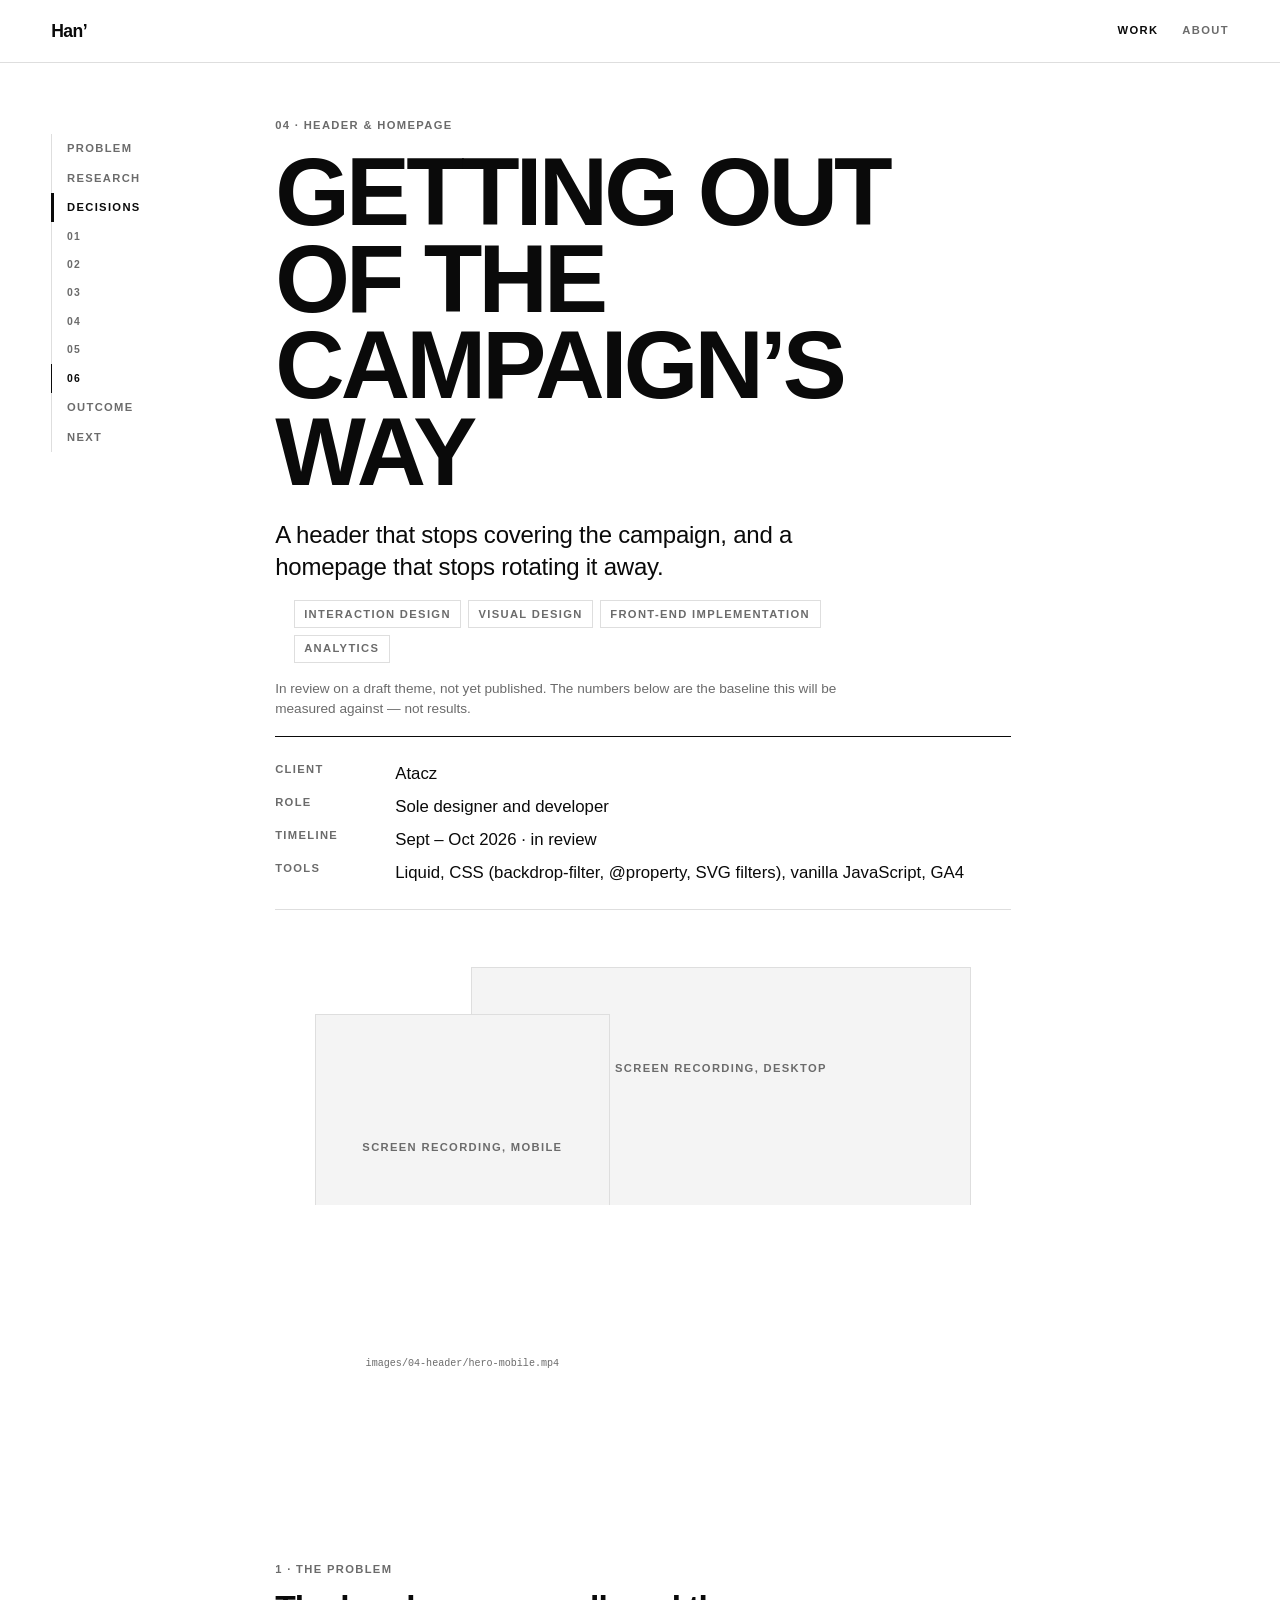
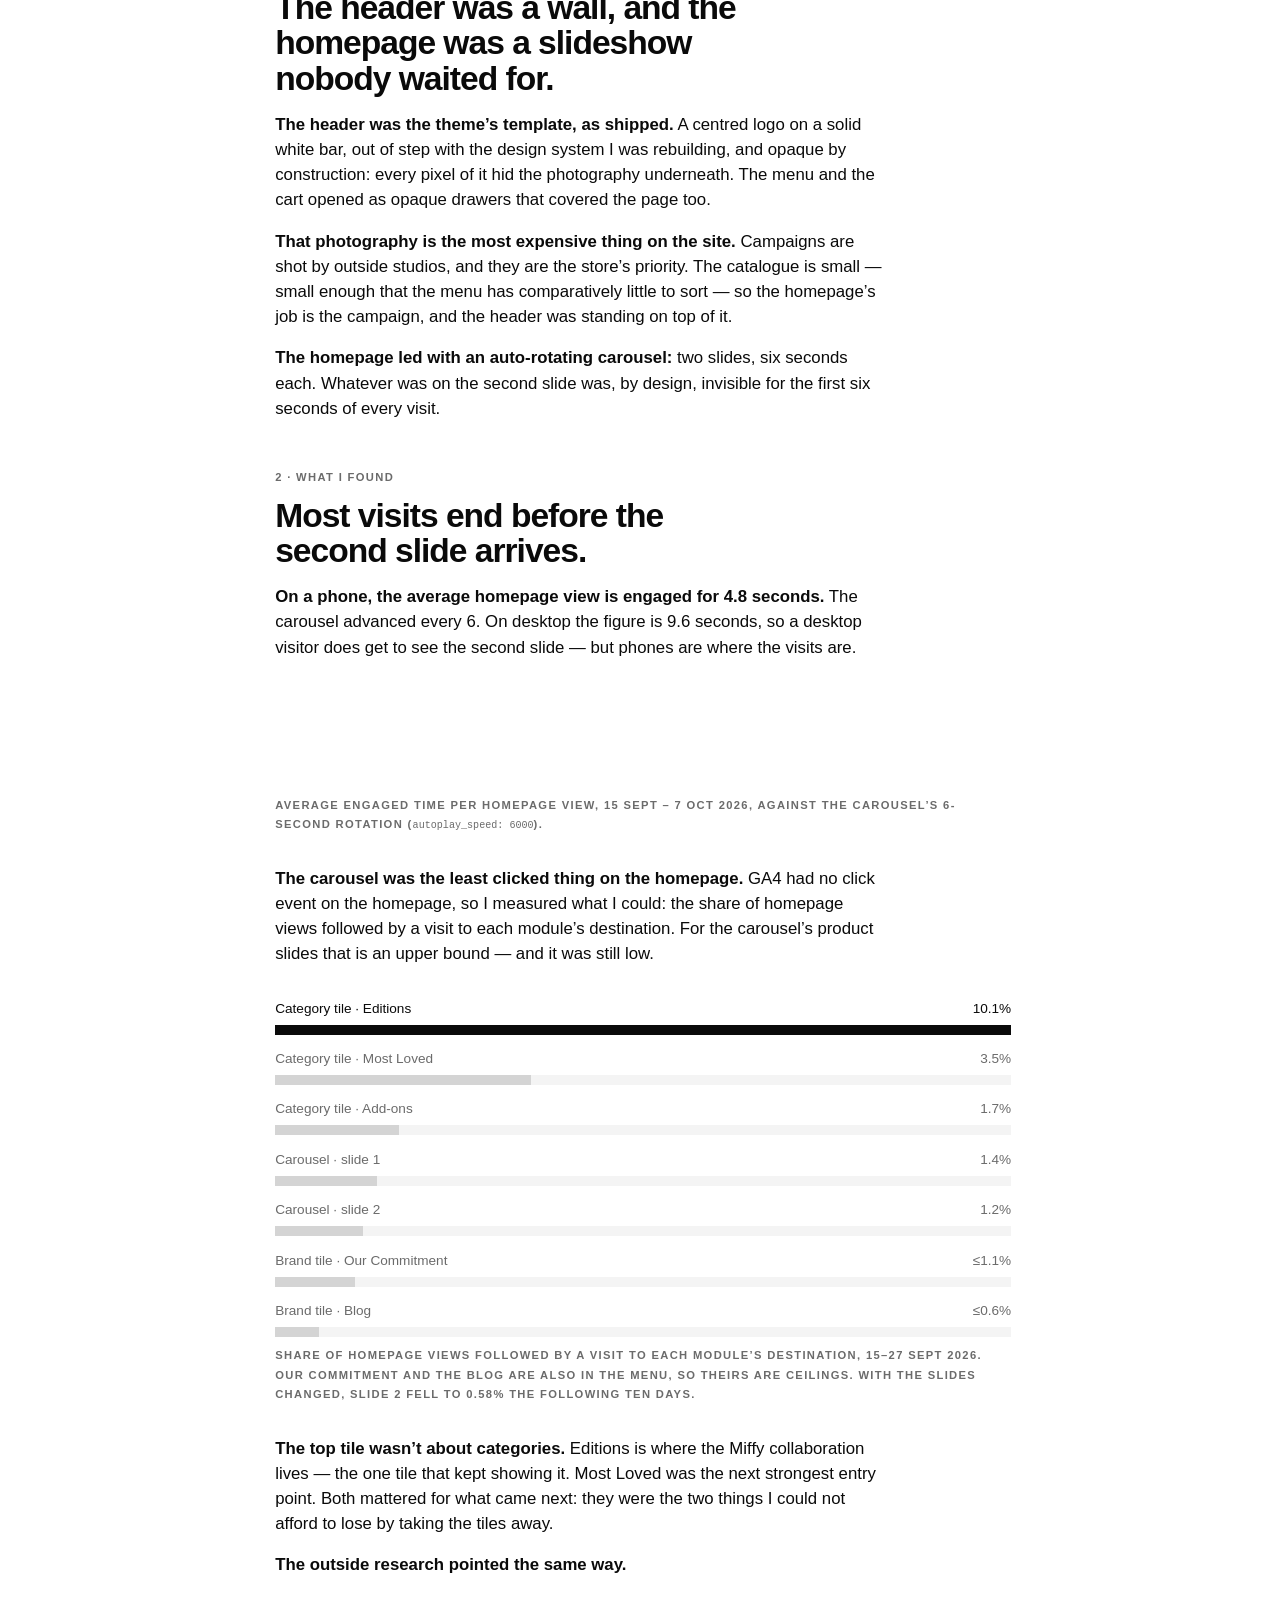
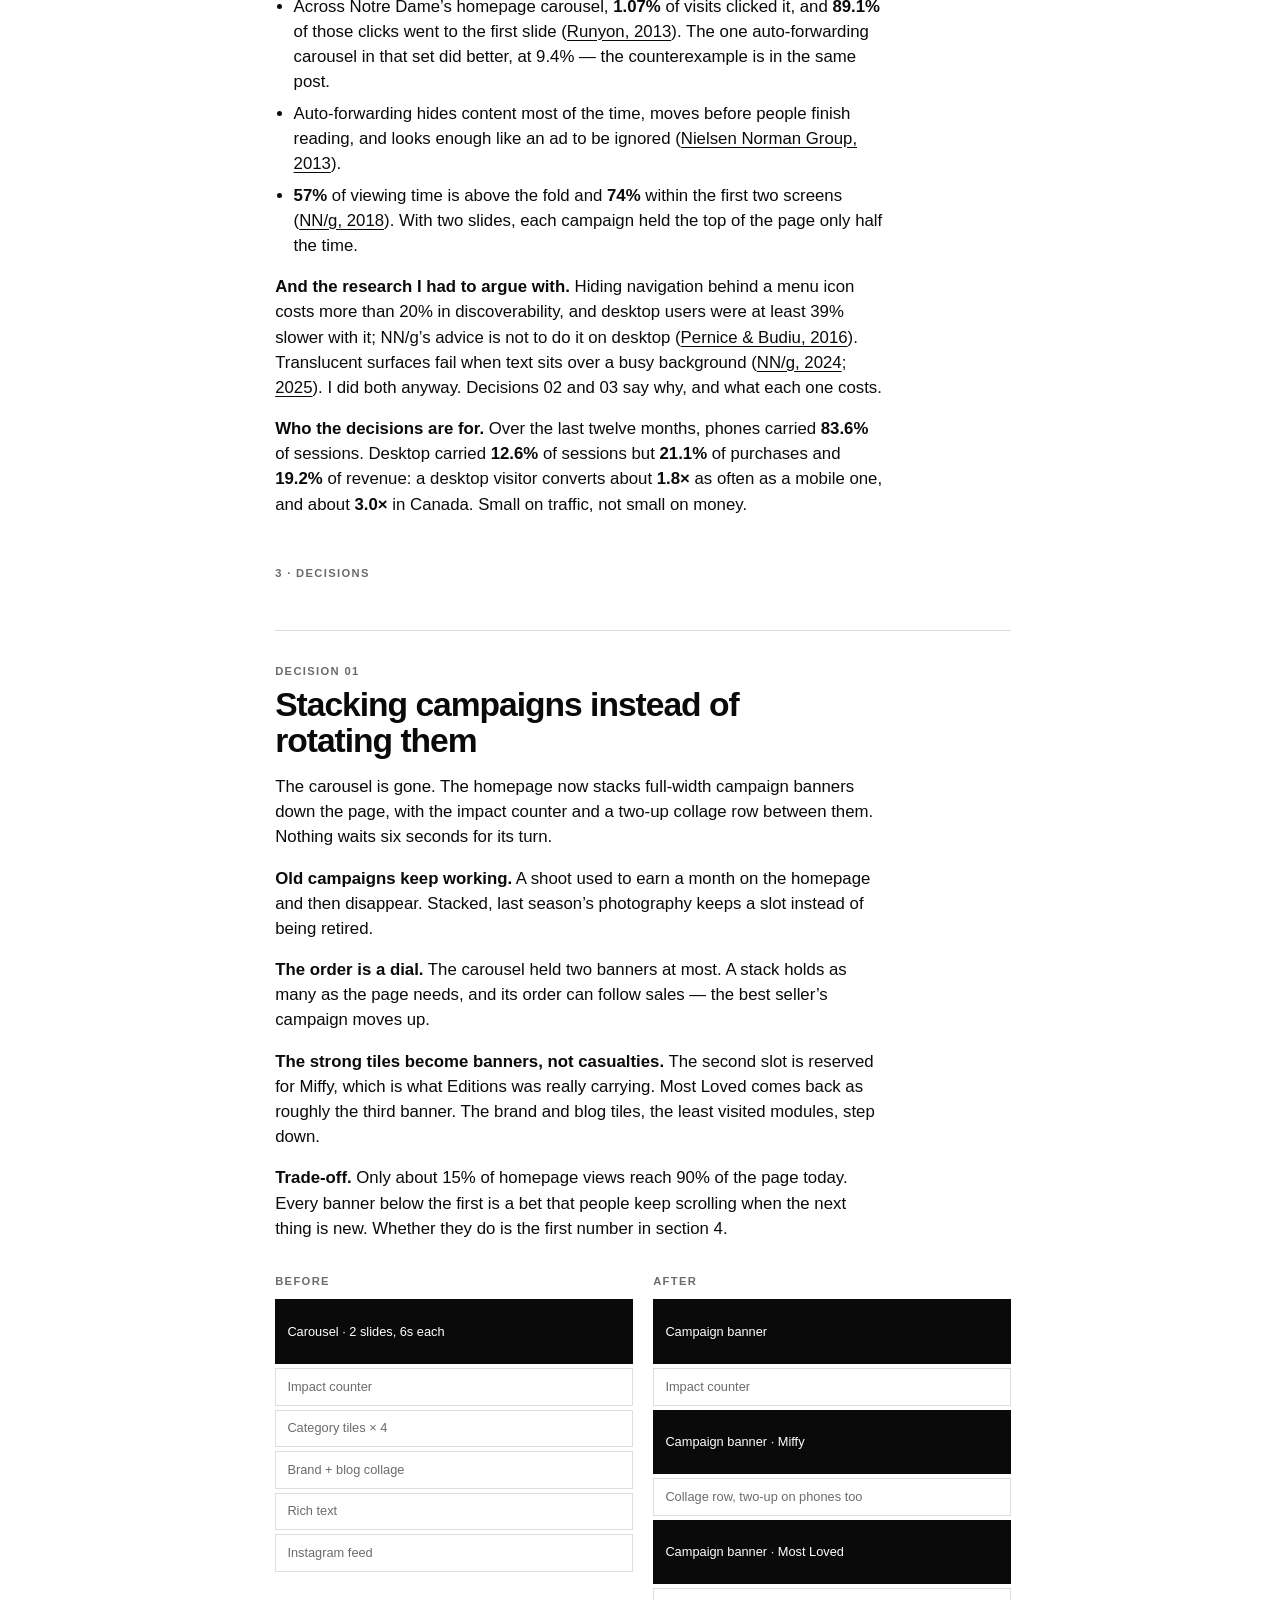
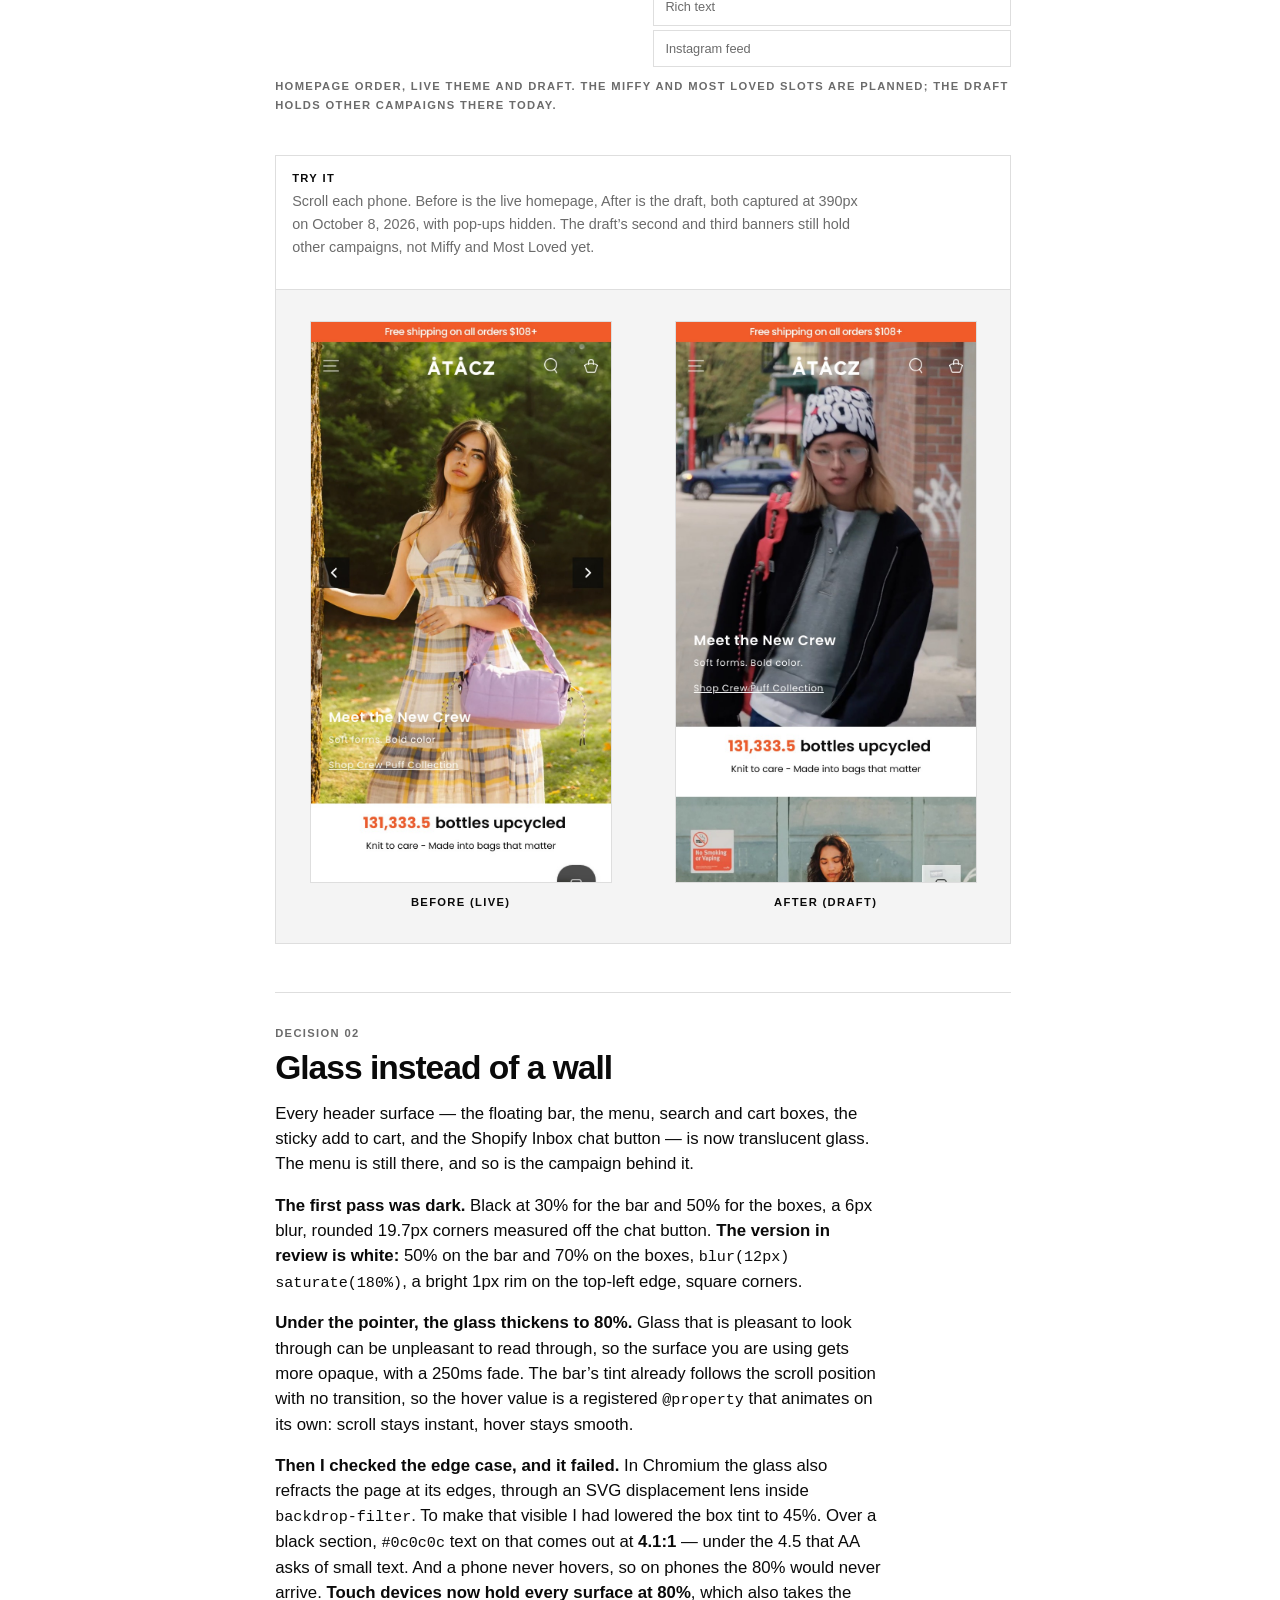
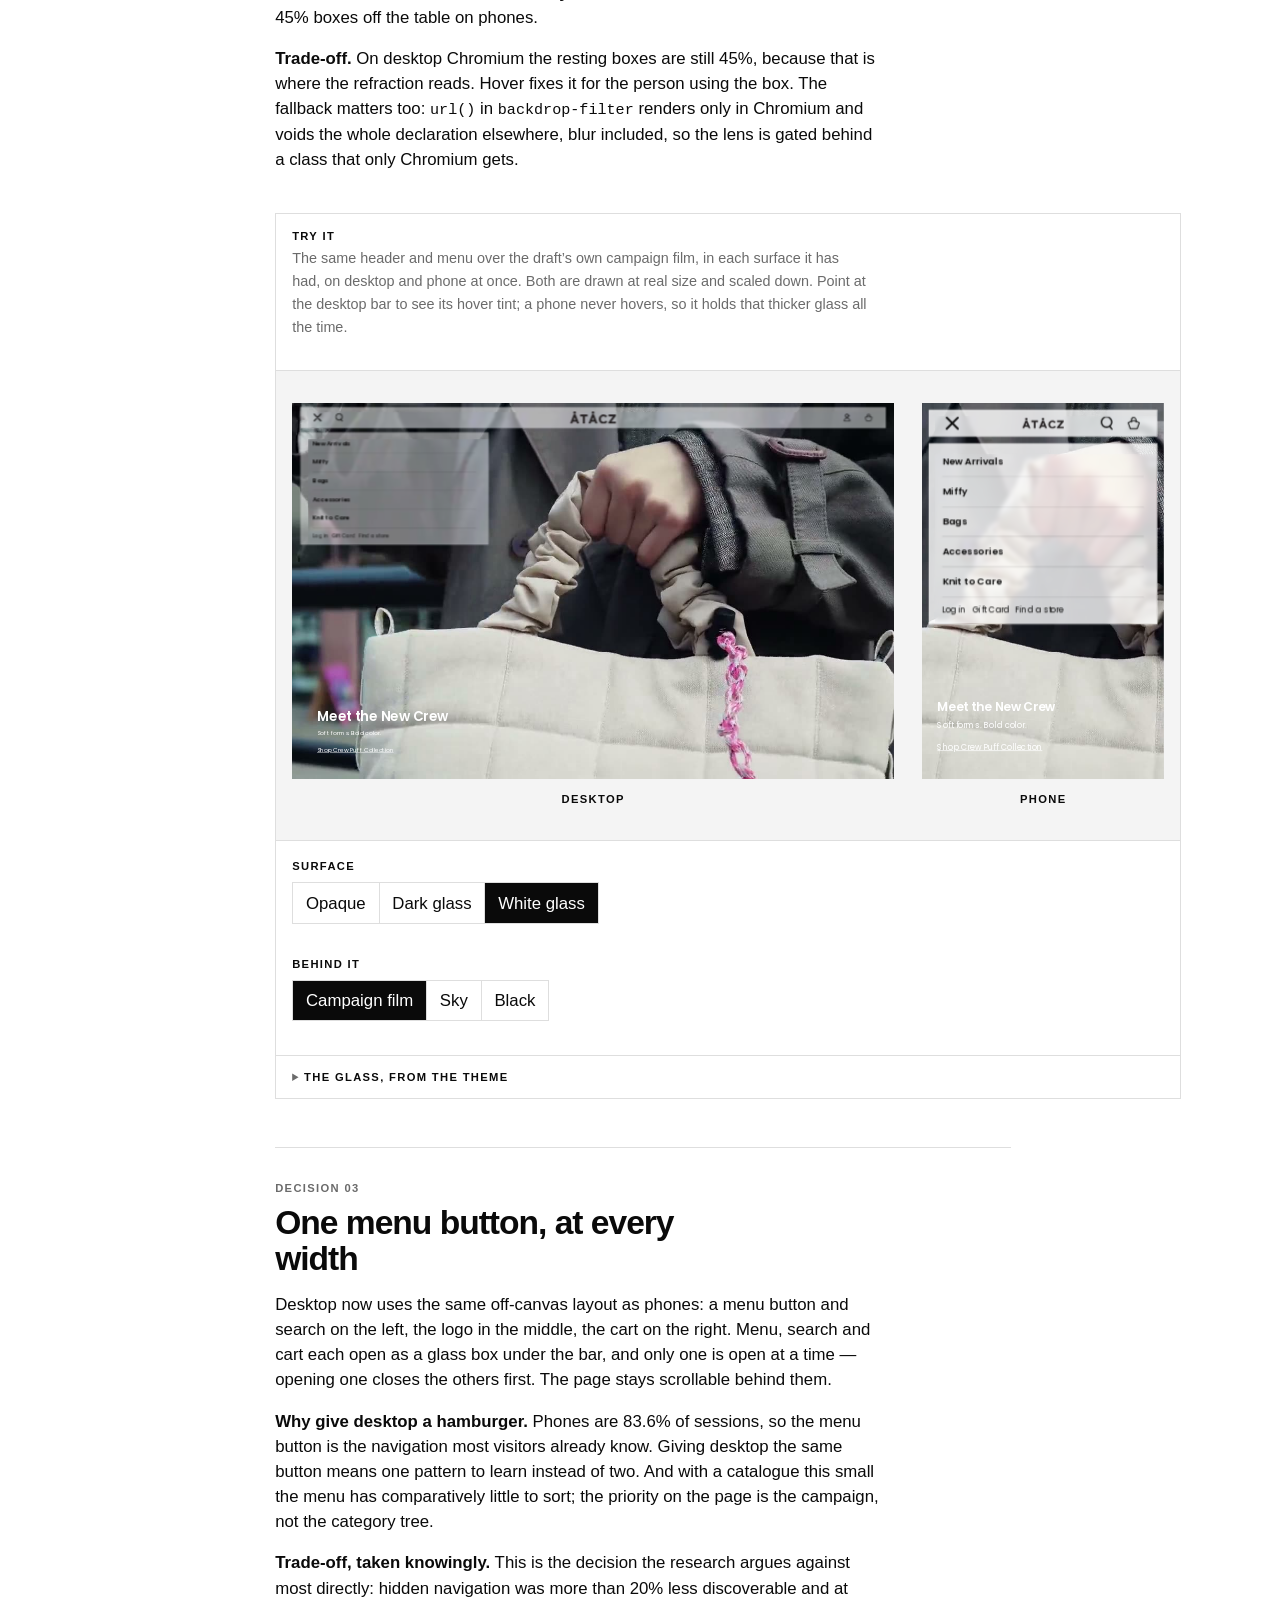
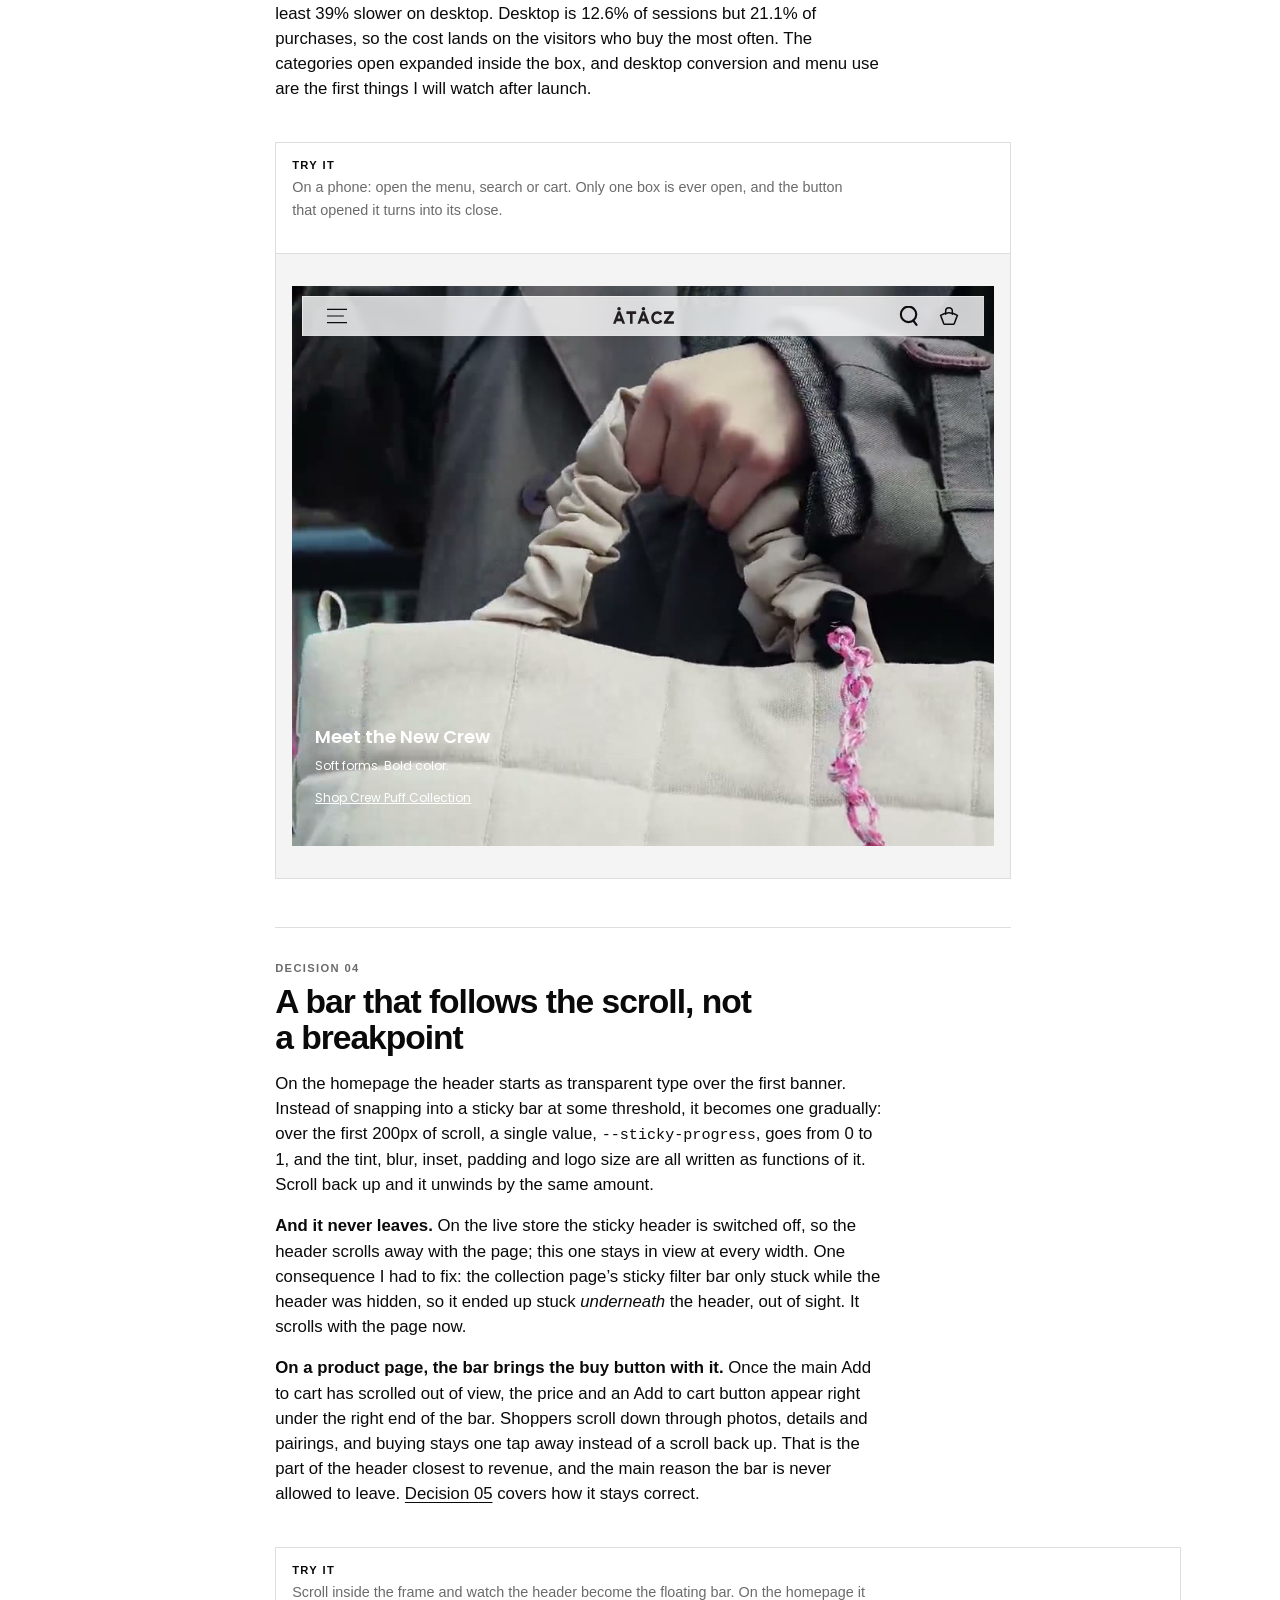
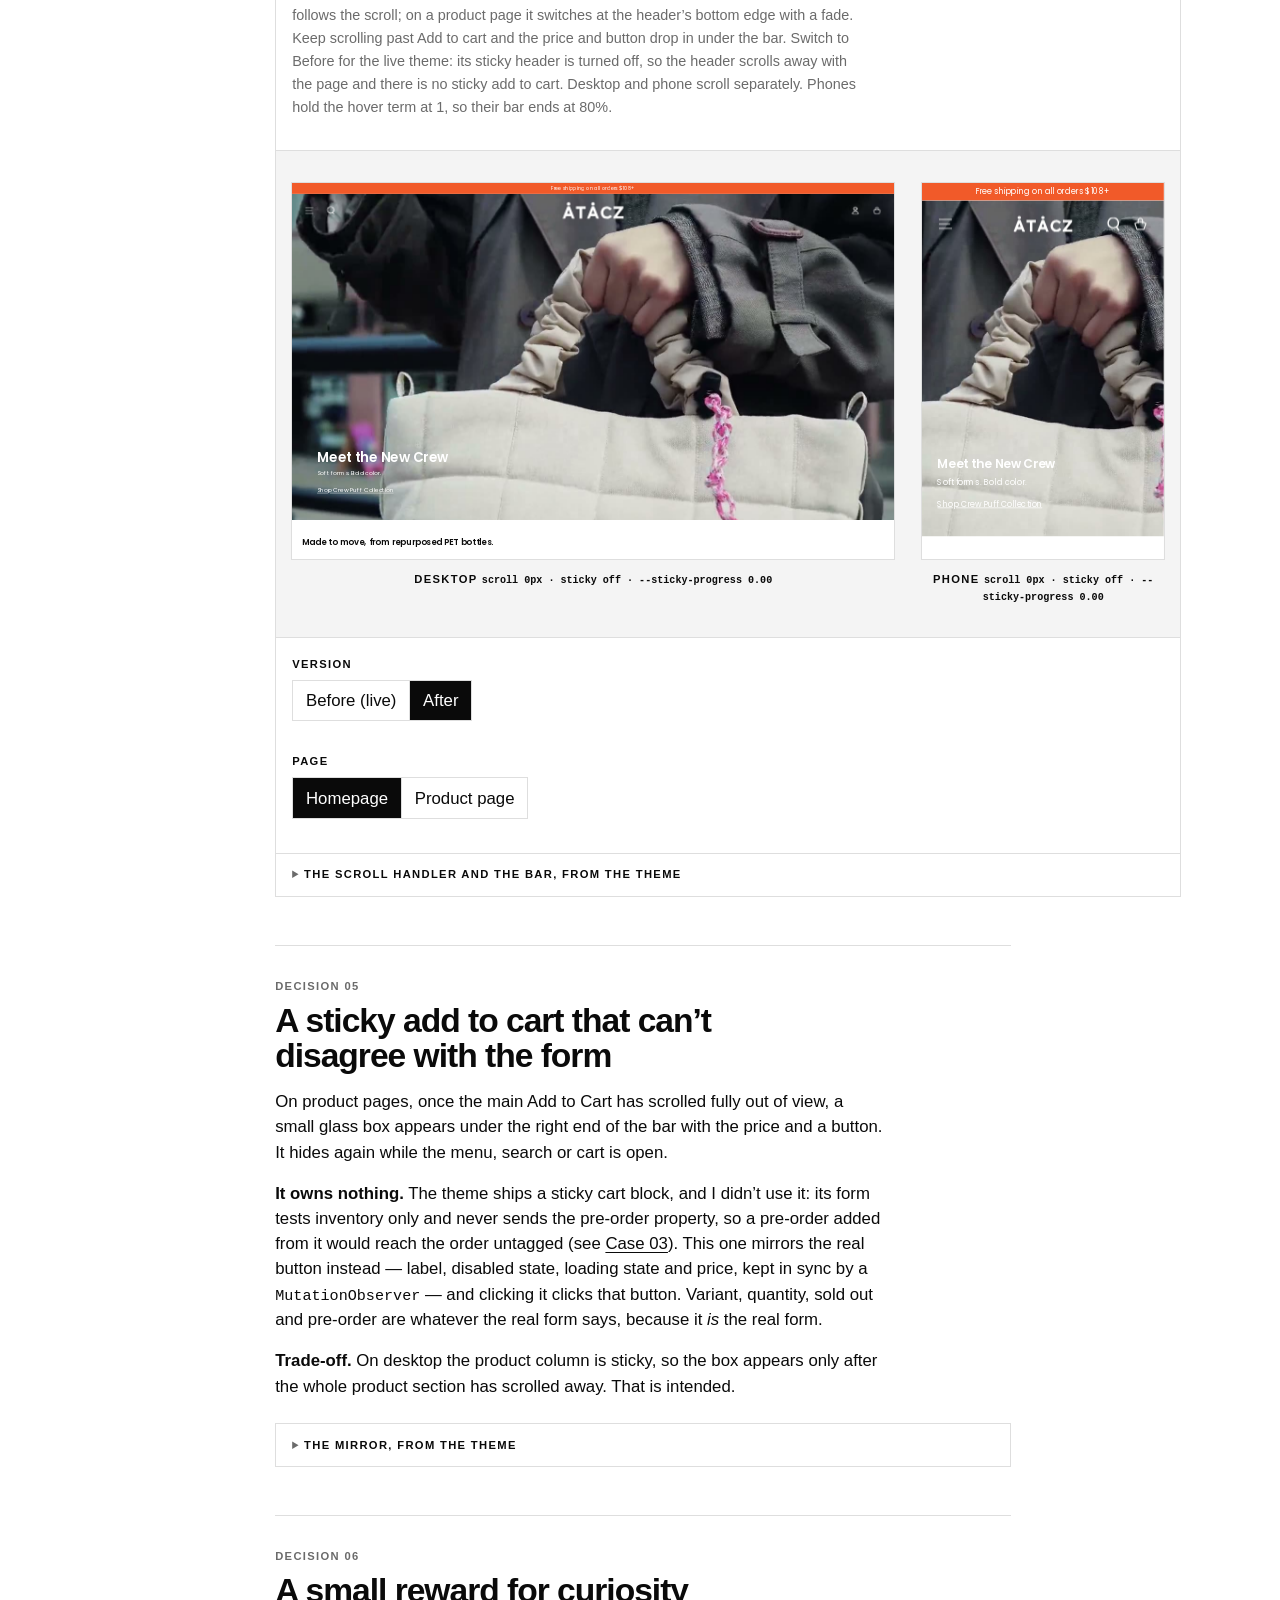
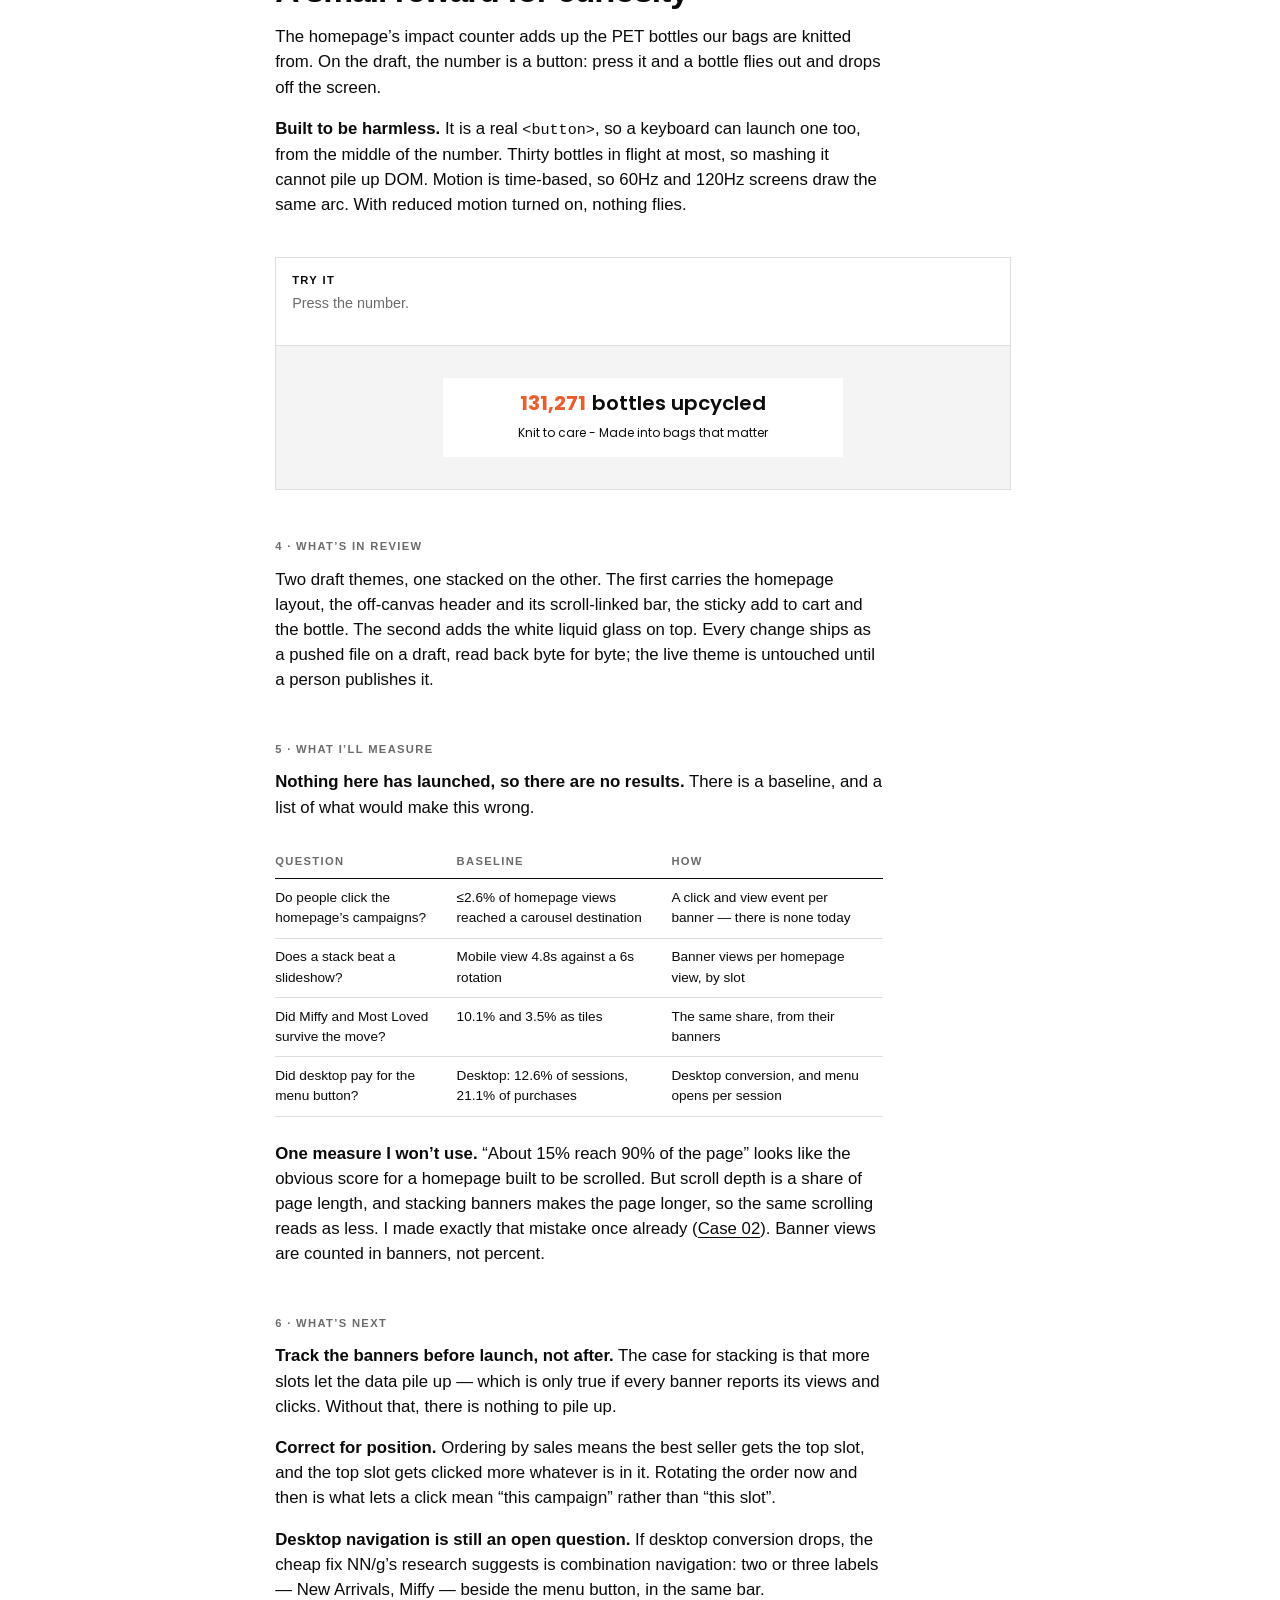
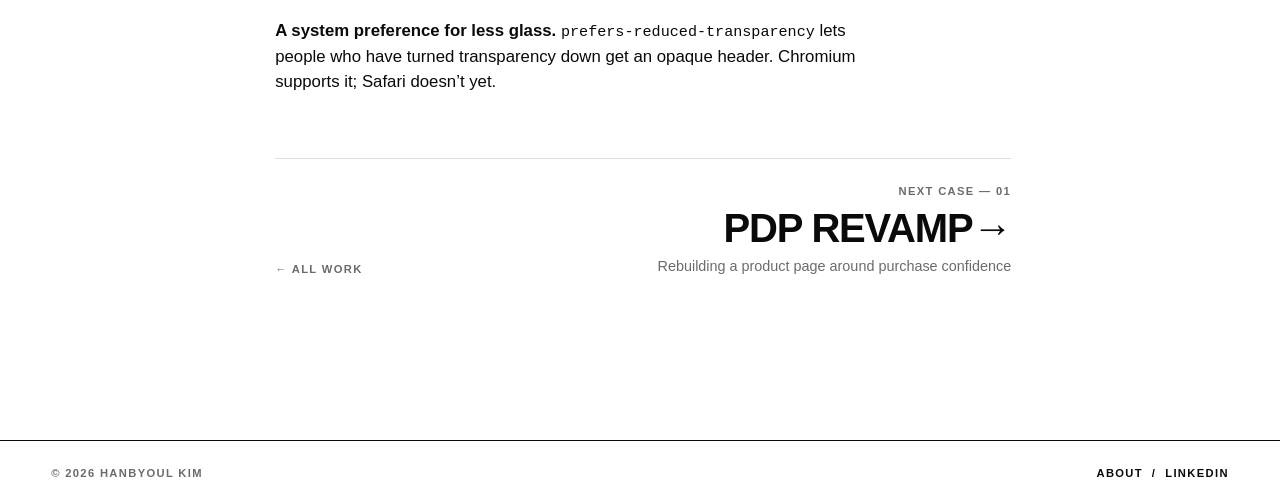
<file: work-4.html>
<!doctype html>
<html lang="en">
<head>
<meta charset="utf-8">
<meta name="viewport" content="width=device-width, initial-scale=1">
<title>Header &amp; Homepage &mdash; Hanbyoul Kim</title>
<link rel="icon" href="favicon.png">
<link rel="apple-touch-icon" href="apple-touch-icon.png">
<!-- 링크 없이 공개하는 페이지 — index·다른 케이스·llms.txt 어디에서도 링크하지 않는다. 공개 전환 시 이 줄을 지우고 index 에 행을 추가 /
     Unlisted: nothing links here (index, other cases, llms.txt). To list it, drop this line and add the index row -->
<meta name="robots" content="noindex, nofollow">
<meta name="description" content="A header that stops covering the campaign, and a homepage that stops rotating it away.">

<link rel="preconnect" href="https://fonts.gstatic.com" crossorigin>
<link rel="stylesheet" href="https://fonts.googleapis.com/css2?family=Poppins:wght@400;500;600;700&display=swap">
<link rel="stylesheet" href="style.css">
<script>document.documentElement.classList.add("js")</script>
<script src="main.js" defer></script>
</head>
<body>

<!-- 데모가 공유하는 아이콘(테마 실물 그대로)과 리퀴드 글래스 렌즈 / Icons shared by the demos (as the theme ships them) and the liquid glass lenses -->
<svg class="defs" width="0" height="0" aria-hidden="true" focusable="false">
  <symbol id="i-menu" viewBox="0 0 32 32" fill="none"><path d="M0 26.667h32M0 16h26.98M0 5.333h32" stroke="currentColor"/></symbol>
  <symbol id="i-search" viewBox="0 0 15 17" fill="none"><circle cx="7.11113" cy="7.11113" r="6.56113" stroke="currentColor"/><path d="M11.078 12.3282L13.8878 16.0009" stroke="currentColor" stroke-linecap="round"/></symbol>
  <symbol id="i-cart" viewBox="0 0 24 24" fill="none"><path d="M16 10V6a4 4 0 0 0-8 0v4" stroke="currentColor" stroke-linecap="round" stroke-linejoin="round"/><path d="M20.46 15.44 18.39 21a1.39 1.39 0 0 1-1.27.93H6.88A1.39 1.39 0 0 1 5.61 21l-2.07-5.56-1.23-3.26c-.12-.34-.23-.62-.32-.85a17.28 17.28 0 0 1 20 0c-.09.23-.2.51-.32.85Z" stroke="currentColor" stroke-miterlimit="10"/></symbol>
  <symbol id="i-account" viewBox="0 0 14 18" fill="none"><path d="M7.34497 10.0933C4.03126 10.0933 1.34497 12.611 1.34497 15.7169C1.34497 16.4934 1.97442 17.1228 2.75088 17.1228H11.9391C12.7155 17.1228 13.345 16.4934 13.345 15.7169C13.345 12.611 10.6587 10.0933 7.34497 10.0933Z" stroke="currentColor"/><ellipse cx="7.34503" cy="5.02631" rx="3.63629" ry="3.51313" stroke="currentColor" stroke-linecap="square"/></symbol>
  <symbol id="i-close" viewBox="0 0 12 12" fill="none"><path d="M1 1L11 11M11 1L1 11" stroke="currentColor" stroke-linecap="round"/></symbol>
  <!-- 테마의 두 렌즈를 그대로: 가장자리 변위 맵 + 블러 3 + 채도 1.8, 바 14 / 박스 40 (Chromium 전용) /
       The theme's two lenses verbatim: edge displacement map + blur 3 + saturate 1.8, bar 14 / boxes 40 (Chromium only) -->
  <filter id="LensBar" x="0" y="0" width="100%" height="100%" color-interpolation-filters="sRGB">
    <feImage href="data:image/svg+xml,%3Csvg xmlns='http://www.w3.org/2000/svg' viewBox='0 0 100 100' preserveAspectRatio='none'%3E%3Cdefs%3E%3ClinearGradient id='x'%3E%3Cstop offset='0' stop-color='rgb(255,0,0)'/%3E%3Cstop offset='.06' stop-color='rgb(128,0,0)'/%3E%3Cstop offset='.94' stop-color='rgb(128,0,0)'/%3E%3Cstop offset='1' stop-color='rgb(0,0,0)'/%3E%3C/linearGradient%3E%3ClinearGradient id='y' x2='0' y2='1'%3E%3Cstop offset='0' stop-color='rgb(0,255,0)'/%3E%3Cstop offset='.25' stop-color='rgb(0,128,0)'/%3E%3Cstop offset='.75' stop-color='rgb(0,128,0)'/%3E%3Cstop offset='1' stop-color='rgb(0,0,0)'/%3E%3C/linearGradient%3E%3C/defs%3E%3Crect width='100' height='100' fill='url(%23x)'/%3E%3Crect width='100' height='100' fill='url(%23y)' style='mix-blend-mode:screen'/%3E%3C/svg%3E" preserveAspectRatio="none" result="map"/>
    <feDisplacementMap in="SourceGraphic" in2="map" scale="14" xChannelSelector="R" yChannelSelector="G"/>
    <feGaussianBlur stdDeviation="3"/>
    <feColorMatrix type="saturate" values="1.8"/>
  </filter>
  <filter id="LensBox" x="0" y="0" width="100%" height="100%" color-interpolation-filters="sRGB">
    <feImage href="data:image/svg+xml,%3Csvg xmlns='http://www.w3.org/2000/svg' viewBox='0 0 100 100' preserveAspectRatio='none'%3E%3Cdefs%3E%3ClinearGradient id='x'%3E%3Cstop offset='0' stop-color='rgb(255,0,0)'/%3E%3Cstop offset='.06' stop-color='rgb(128,0,0)'/%3E%3Cstop offset='.94' stop-color='rgb(128,0,0)'/%3E%3Cstop offset='1' stop-color='rgb(0,0,0)'/%3E%3C/linearGradient%3E%3ClinearGradient id='y' x2='0' y2='1'%3E%3Cstop offset='0' stop-color='rgb(0,255,0)'/%3E%3Cstop offset='.25' stop-color='rgb(0,128,0)'/%3E%3Cstop offset='.75' stop-color='rgb(0,128,0)'/%3E%3Cstop offset='1' stop-color='rgb(0,0,0)'/%3E%3C/linearGradient%3E%3C/defs%3E%3Crect width='100' height='100' fill='url(%23x)'/%3E%3Crect width='100' height='100' fill='url(%23y)' style='mix-blend-mode:screen'/%3E%3C/svg%3E" preserveAspectRatio="none" result="map"/>
    <feDisplacementMap in="SourceGraphic" in2="map" scale="40" xChannelSelector="R" yChannelSelector="G"/>
    <feGaussianBlur stdDeviation="3"/>
    <feColorMatrix type="saturate" values="1.8"/>
  </filter>
</svg>

<header class="site-header">
  <a class="logo" href="index.html">Han&rsquo;</a>
  <nav class="label" aria-label="Main">
    <a href="index.html#work" aria-current="page">Work</a>
    <a href="about.html">About</a>
  </nav>
</header>

<div class="progress" aria-hidden="true"><span></span></div>

<main class="section case">
  <nav class="toc label" aria-label="On this page">
    <ol>
      <li><a href="#problem">Problem</a></li>
      <li><a href="#research">Research</a></li>
      <li><a href="#decisions">Decisions</a>
        <ol class="toc__nums">
          <li><a class="toc__num" href="#decision-1">01</a></li>
          <li><a class="toc__num" href="#decision-2">02</a></li>
          <li><a class="toc__num" href="#decision-3">03</a></li>
          <li><a class="toc__num" href="#decision-4">04</a></li>
          <li><a class="toc__num" href="#decision-5">05</a></li>
          <li><a class="toc__num" href="#decision-6">06</a></li>
        </ol>
      </li>
      <li><a href="#outcome">Outcome</a></li>
      <li><a href="#next">Next</a></li>
    </ol>
  </nav>
  <div class="prose">

    <p class="label muted">04 &middot; Header &amp; Homepage</p>
    <h1>Getting out of the campaign&rsquo;s way</h1>
    <p class="lead">A header that stops covering the campaign, and a homepage that stops rotating it away.</p>

    <ul class="tags label">
      <li>Interaction Design</li>
      <li>Visual Design</li>
      <li>Front-end Implementation</li>
      <li>Analytics</li>
    </ul>

    <p class="caveat">In review on a draft theme, not yet published. The numbers below are the baseline this will be measured against &mdash; not results.</p>

    <dl class="meta">
      <dt>Client</dt><dd>Atacz</dd>
      <dt>Role</dt><dd>Sole designer and developer</dd>
      <dt>Timeline</dt><dd>Sept &ndash; Oct 2026 &middot; in review</dd>
      <dt>Tools</dt><dd>Liquid, CSS (backdrop-filter, @property, SVG filters), vanilla JavaScript, GA4</dd>
    </dl>

    <div class="frames frames--pair">
      <figure class="frame frame--mobile">
        <div class="frame__scroll"><p class="frame__slot label">Screen recording, mobile<br><code>images/04-header/hero-mobile.mp4</code></p></div>
      </figure>
      <figure class="frame frame--desktop">
        <div class="frame__scroll"><p class="frame__slot label">Screen recording, desktop<br><code>images/04-header/hero-desktop.mp4</code></p></div>
      </figure>
    </div>

    <h2 id="problem">1 &middot; The problem</h2>
    <h3>The header was a wall, and the homepage was a slideshow nobody waited for.</h3>
    <p><strong>The header was the theme&rsquo;s template, as shipped.</strong> A centred logo on a solid white bar, out of step with the design system I was rebuilding, and opaque by construction: every pixel of it hid the photography underneath. The menu and the cart opened as opaque drawers that covered the page too.</p>
    <p><strong>That photography is the most expensive thing on the site.</strong> Campaigns are shot by outside studios, and they are the store&rsquo;s priority. The catalogue is small &mdash; small enough that the menu has comparatively little to sort &mdash; so the homepage&rsquo;s job is the campaign, and the header was standing on top of it.</p>
    <p><strong>The homepage led with an auto-rotating carousel:</strong> two slides, six seconds each. Whatever was on the second slide was, by design, invisible for the first six seconds of every visit.</p>

    <h2 id="research">2 &middot; What I found</h2>
    <h3>Most visits end before the second slide arrives.</h3>
    <p><strong>On a phone, the average homepage view is engaged for 4.8 seconds.</strong> The carousel advanced every 6. On desktop the figure is 9.6 seconds, so a desktop visitor does get to see the second slide &mdash; but phones are where the visits are.</p>

    <figure class="figure figure--diagram">
      <div class="tl">
        <div class="tl__track">
          <span class="tl__slide">Slide 1 &middot; 0&ndash;6s</span>
          <span class="tl__slide">Slide 2 &middot; 6&ndash;12s</span>
        </div>
        <div class="tl__mark" style="--at: 40%"><span class="tl__tag">Mobile view ends &middot; 4.8s</span></div>
        <div class="tl__mark tl__mark--alt" style="--at: 80%"><span class="tl__tag">Desktop &middot; 9.6s</span></div>
      </div>
      <figcaption class="label muted">Average engaged time per homepage view, 15 Sept &ndash; 7 Oct 2026, against the carousel&rsquo;s 6-second rotation (<code>autoplay_speed: 6000</code>).</figcaption>
    </figure>

    <p><strong>The carousel was the least clicked thing on the homepage.</strong> GA4 had no click event on the homepage, so I measured what I could: the share of homepage views followed by a visit to each module&rsquo;s destination. For the carousel&rsquo;s product slides that is an upper bound &mdash; and it was still low.</p>

    <figure class="figure figure--diagram">
      <div class="dist">
        <div class="dist__row dist__row--lead">
          <span class="dist__name">Category tile &middot; Editions</span>
          <span class="dist__pct">10.1%</span>
          <span class="dist__track"><span class="dist__bar" style="width: 100%"></span></span>
        </div>
        <div class="dist__row">
          <span class="dist__name">Category tile &middot; Most Loved</span>
          <span class="dist__pct">3.5%</span>
          <span class="dist__track"><span class="dist__bar" style="width: 34.7%"></span></span>
        </div>
        <div class="dist__row">
          <span class="dist__name">Category tile &middot; Add-ons</span>
          <span class="dist__pct">1.7%</span>
          <span class="dist__track"><span class="dist__bar" style="width: 16.8%"></span></span>
        </div>
        <div class="dist__row">
          <span class="dist__name">Carousel &middot; slide 1</span>
          <span class="dist__pct">1.4%</span>
          <span class="dist__track"><span class="dist__bar" style="width: 13.9%"></span></span>
        </div>
        <div class="dist__row">
          <span class="dist__name">Carousel &middot; slide 2</span>
          <span class="dist__pct">1.2%</span>
          <span class="dist__track"><span class="dist__bar" style="width: 11.9%"></span></span>
        </div>
        <div class="dist__row">
          <span class="dist__name">Brand tile &middot; Our Commitment</span>
          <span class="dist__pct">&le;1.1%</span>
          <span class="dist__track"><span class="dist__bar" style="width: 10.9%"></span></span>
        </div>
        <div class="dist__row">
          <span class="dist__name">Brand tile &middot; Blog</span>
          <span class="dist__pct">&le;0.6%</span>
          <span class="dist__track"><span class="dist__bar" style="width: 5.9%"></span></span>
        </div>
      </div>
      <figcaption class="label muted">Share of homepage views followed by a visit to each module&rsquo;s destination, 15&ndash;27 Sept 2026. Our Commitment and the blog are also in the menu, so theirs are ceilings. With the slides changed, slide 2 fell to 0.58% the following ten days.</figcaption>
    </figure>

    <p><strong>The top tile wasn&rsquo;t about categories.</strong> Editions is where the Miffy collaboration lives &mdash; the one tile that kept showing it. Most Loved was the next strongest entry point. Both mattered for what came next: they were the two things I could not afford to lose by taking the tiles away.</p>

    <p><strong>The outside research pointed the same way.</strong></p>
    <ul>
      <li>Across Notre Dame&rsquo;s homepage carousel, <strong>1.07%</strong> of visits clicked it, and <strong>89.1%</strong> of those clicks went to the first slide (<a href="https://erikrunyon.com/2013/07/carousel-interaction-stats/">Runyon, 2013</a>). The one auto-forwarding carousel in that set did better, at 9.4% &mdash; the counterexample is in the same post.</li>
      <li>Auto-forwarding hides content most of the time, moves before people finish reading, and looks enough like an ad to be ignored (<a href="https://www.nngroup.com/articles/auto-forwarding/">Nielsen Norman Group, 2013</a>).</li>
      <li><strong>57%</strong> of viewing time is above the fold and <strong>74%</strong> within the first two screens (<a href="https://www.nngroup.com/articles/scrolling-and-attention/">NN/g, 2018</a>). With two slides, each campaign held the top of the page only half the time.</li>
    </ul>

    <p><strong>And the research I had to argue with.</strong> Hiding navigation behind a menu icon costs more than 20% in discoverability, and desktop users were at least 39% slower with it; NN/g&rsquo;s advice is not to do it on desktop (<a href="https://www.nngroup.com/articles/hamburger-menus/">Pernice &amp; Budiu, 2016</a>). Translucent surfaces fail when text sits over a busy background (<a href="https://www.nngroup.com/articles/glassmorphism/">NN/g, 2024</a>; <a href="https://www.nngroup.com/articles/liquid-glass/">2025</a>). I did both anyway. Decisions 02 and 03 say why, and what each one costs.</p>

    <p><strong>Who the decisions are for.</strong> Over the last twelve months, phones carried <strong>83.6%</strong> of sessions. Desktop carried <strong>12.6%</strong> of sessions but <strong>21.1%</strong> of purchases and <strong>19.2%</strong> of revenue: a desktop visitor converts about <strong>1.8&times;</strong> as often as a mobile one, and about <strong>3.0&times;</strong> in Canada. Small on traffic, not small on money.</p>

    <h2 id="decisions">3 &middot; Decisions</h2>

    <section class="decision" id="decision-1">
      <span class="label muted">Decision 01</span>
      <h3>Stacking campaigns instead of rotating them</h3>
      <p>The carousel is gone. The homepage now stacks full-width campaign banners down the page, with the impact counter and a two-up collage row between them. Nothing waits six seconds for its turn.</p>
      <p><strong>Old campaigns keep working.</strong> A shoot used to earn a month on the homepage and then disappear. Stacked, last season&rsquo;s photography keeps a slot instead of being retired.</p>
      <p><strong>The order is a dial.</strong> The carousel held two banners at most. A stack holds as many as the page needs, and its order can follow sales &mdash; the best seller&rsquo;s campaign moves up.</p>
      <p><strong>The strong tiles become banners, not casualties.</strong> The second slot is reserved for Miffy, which is what Editions was really carrying. Most Loved comes back as roughly the third banner. The brand and blog tiles, the least visited modules, step down.</p>
      <p><strong>Trade-off.</strong> Only about 15% of homepage views reach 90% of the page today. Every banner below the first is a bet that people keep scrolling when the next thing is new. Whether they do is the first number in section 4.</p>

      <figure class="figure figure--diagram">
        <div class="hp">
          <div class="hp__col">
            <p class="hp__head label">Before</p>
            <ol class="hp__list">
              <li class="hp__item hp__item--hero">Carousel &middot; 2 slides, 6s each</li>
              <li class="hp__item">Impact counter</li>
              <li class="hp__item">Category tiles &times; 4</li>
              <li class="hp__item">Brand + blog collage</li>
              <li class="hp__item">Rich text</li>
              <li class="hp__item">Instagram feed</li>
            </ol>
          </div>
          <div class="hp__col">
            <p class="hp__head label">After</p>
            <ol class="hp__list">
              <li class="hp__item hp__item--hero">Campaign banner</li>
              <li class="hp__item">Impact counter</li>
              <li class="hp__item hp__item--hero">Campaign banner &middot; Miffy</li>
              <li class="hp__item">Collage row, two-up on phones too</li>
              <li class="hp__item hp__item--hero">Campaign banner &middot; Most Loved</li>
              <li class="hp__item">Rich text</li>
              <li class="hp__item">Instagram feed</li>
            </ol>
          </div>
        </div>
        <figcaption class="label muted">Homepage order, live theme and draft. The Miffy and Most Loved slots are planned; the draft holds other campaigns there today.</figcaption>
      </figure>

      <div class="demo">
        <span class="demo__label label">Try it</span>
        <p class="demo__caption">Scroll each phone. Before is the live homepage, After is the draft, both captured at 390px on October 8, 2026, with pop-ups hidden. The draft&rsquo;s second and third banners still hold other campaigns, not Miffy and Most Loved yet.</p>
        <div class="demo__stage demo__stage--pair">
          <figure class="hpshot">
            <div class="hpshot__frame" tabindex="0" aria-label="Before (live) homepage, scrollable"><img src="images/04-header/home-before.jpg" alt="The live homepage on a phone: a two-slide carousel, the impact counter, four category tiles, two brand and blog banners, the Instagram feed and the footer." width="780" height="6654" loading="lazy"></div>
            <figcaption class="label">Before (live)</figcaption>
          </figure>
          <figure class="hpshot">
            <div class="hpshot__frame" tabindex="0" aria-label="After (draft) homepage, scrollable"><img src="images/04-header/home-after.jpg" alt="The draft homepage on a phone: a campaign banner, the impact counter, a second campaign banner, a two-up product row, a third campaign banner, the Instagram feed and the footer." width="780" height="5654" loading="lazy"></div>
            <figcaption class="label">After (draft)</figcaption>
          </figure>
        </div>
      </div>
    </section>

    <section class="decision" id="decision-2">
      <span class="label muted">Decision 02</span>
      <h3>Glass instead of a wall</h3>
      <p>Every header surface &mdash; the floating bar, the menu, search and cart boxes, the sticky add to cart, and the Shopify Inbox chat button &mdash; is now translucent glass. The menu is still there, and so is the campaign behind it.</p>
      <p><strong>The first pass was dark.</strong> Black at 30% for the bar and 50% for the boxes, a 6px blur, rounded 19.7px corners measured off the chat button. <strong>The version in review is white:</strong> 50% on the bar and 70% on the boxes, <code>blur(12px) saturate(180%)</code>, a bright 1px rim on the top-left edge, square corners.</p>
      <p><strong>Under the pointer, the glass thickens to 80%.</strong> Glass that is pleasant to look through can be unpleasant to read through, so the surface you are using gets more opaque, with a 250ms fade. The bar&rsquo;s tint already follows the scroll position with no transition, so the hover value is a registered <code>@property</code> that animates on its own: scroll stays instant, hover stays smooth.</p>
      <p><strong>Then I checked the edge case, and it failed.</strong> In Chromium the glass also refracts the page at its edges, through an SVG displacement lens inside <code>backdrop-filter</code>. To make that visible I had lowered the box tint to 45%. Over a black section, <code>#0c0c0c</code> text on that comes out at <strong>4.1:1</strong> &mdash; under the 4.5 that AA asks of small text. And a phone never hovers, so on phones the 80% would never arrive. <strong>Touch devices now hold every surface at 80%</strong>, which also takes the 45% boxes off the table on phones.</p>
      <p><strong>Trade-off.</strong> On desktop Chromium the resting boxes are still 45%, because that is where the refraction reads. Hover fixes it for the person using the box. The fallback matters too: <code>url()</code> in <code>backdrop-filter</code> renders only in Chromium and voids the whole declaration elsewhere, blur included, so the lens is gated behind a class that only Chromium gets.</p>

      <div class="demo demo--wide" data-demo-glass>
        <span class="demo__label label">Try it</span>
        <p class="demo__caption">The same header and menu over the draft&rsquo;s own campaign film, in each surface it has had, on desktop and phone at once. Both are drawn at real size and scaled down. Point at the desktop bar to see its hover tint; a phone never hovers, so it holds that thicker glass all the time.</p>
        <div class="demo__stage demo__stage--devs">
          <figure class="devcol">
          <div class="dev dev--desk"><div class="gl" data-glass>
            <div class="gl__page" aria-hidden="true">
              <div class="gl__bg gl__bg--campaign"><video class="gl__vid" src="images/04-header/campaign-loop.mp4" poster="images/04-header/campaign-loop-poster.jpg" width="1280" height="720" autoplay muted loop playsinline preload="metadata" aria-hidden="true"></video><div class="hc" aria-hidden="true"><p class="hc__h">Meet the New Crew</p><p class="hc__s">Soft forms. Bold color.</p><span class="hc__l">Shop Crew Puff Collection</span></div></div>
              <img class="gl__bg gl__bg--lifestyle" src="images/04-header/crew-puff-campaign.jpg" alt="" width="1280" height="854" loading="lazy">
              <div class="gl__bg gl__bg--dark"><p>Made into bags that matter.</p></div>
            </div>
            <div class="gl__bar">
              <span class="gl__icons"><span class="gl__btn"><svg class="gl__icon" aria-hidden="true"><use href="#i-close"/></svg></span><span class="gl__btn gl__dsk"><svg class="gl__icon" aria-hidden="true"><use href="#i-search"/></svg></span></span>
              <img class="gl__logo" src="images/04-header/atacz-logo.svg" alt="Atacz" width="120" height="24">
              <span class="gl__icons gl__icons--end"><span class="gl__btn gl__mob"><svg class="gl__icon" aria-hidden="true"><use href="#i-search"/></svg></span><span class="gl__btn gl__dsk"><svg class="gl__icon" aria-hidden="true"><use href="#i-account"/></svg></span><span class="gl__btn"><svg class="gl__icon" aria-hidden="true"><use href="#i-cart"/></svg></span></span>
            </div>
            <nav class="gl__box gl__menu" aria-label="Menu, as rendered in the demo, desktop">
              <ul>
                <li class="gl__top">New Arrivals</li>
                <li class="gl__top">Miffy</li>
                <li class="gl__top">Bags</li>
                <li class="gl__top">Accessories</li>
                <li class="gl__top">Knit to Care</li>
              </ul>
              <p class="gl__util">Log in &nbsp; Gift Card &nbsp; Find a store</p>
            </nav>
          </div></div>
          <figcaption class="devcol__cap label"><span class="devcol__name">Desktop</span></figcaption>
          </figure>
        </div>
        <div class="demo__controls">
          <p class="demo__field">
            <span class="label">Surface</span>
            <span class="demo__seg">
              <label><input type="radio" name="gl-surface" value="opaque"><span>Opaque</span></label>
              <label><input type="radio" name="gl-surface" value="dark"><span>Dark glass</span></label>
              <label><input type="radio" name="gl-surface" value="white" checked><span>White glass</span></label>
            </span>
          </p>
          <p class="demo__field">
            <span class="label">Behind it</span>
            <span class="demo__seg">
              <label><input type="radio" name="gl-bg" value="campaign" checked><span>Campaign film</span></label>
              <label><input type="radio" name="gl-bg" value="lifestyle"><span>Sky</span></label>
              <label><input type="radio" name="gl-bg" value="dark"><span>Black</span></label>
            </span>
          </p>
        </div>
        <details>
          <summary class="label">The glass, from the theme</summary>
<pre><code>:root {
  --glass-filter: blur(12px) saturate(180%);
  --glass-box-tint: rgba(255, 255, 255, 0.7);
  --glass-box-tint-hover: rgba(255, 255, 255, 0.8);
}
/* Chromium only: the lens replaces the filter, lighter tint so it shows */
:root.liquid-glass-refraction {
  --glass-filter: url(#LiquidGlassRefraction);
  --glass-box-tint: rgba(255, 255, 255, 0.45);
}
/* Bar: 50%, 80% under the pointer, faded on its own */
@property --bar-hover { syntax: '&lt;number&gt;'; inherits: false; initial-value: 0; }
background: rgba(255, 255, 255, calc(0.5 + 0.3 * var(--bar-hover, 0)));
/* Touch devices: the pointer never arrives, so hold the hover tint */
@media (hover: none) {
  :root, :root.liquid-glass-refraction { --glass-box-tint: var(--glass-box-tint-hover); }
}</code></pre>
        </details>
      </div>
    </section>

    <section class="decision" id="decision-3">
      <span class="label muted">Decision 03</span>
      <h3>One menu button, at every width</h3>
      <p>Desktop now uses the same off-canvas layout as phones: a menu button and search on the left, the logo in the middle, the cart on the right. Menu, search and cart each open as a glass box under the bar, and only one is open at a time &mdash; opening one closes the others first. The page stays scrollable behind them.</p>
      <p><strong>Why give desktop a hamburger.</strong> Phones are 83.6% of sessions, so the menu button is the navigation most visitors already know. Giving desktop the same button means one pattern to learn instead of two. And with a catalogue this small the menu has comparatively little to sort; the priority on the page is the campaign, not the category tree.</p>
      <p><strong>Trade-off, taken knowingly.</strong> This is the decision the research argues against most directly: hidden navigation was more than 20% less discoverable and at least 39% slower on desktop. Desktop is 12.6% of sessions but 21.1% of purchases, so the cost lands on the visitors who buy the most often. The categories open expanded inside the box, and desktop conversion and menu use are the first things I will watch after launch.</p>

      <div class="demo" data-demo-boxes>
        <input class="hb__state" type="radio" name="hb" id="hb-none" value="none" checked aria-label="All boxes closed">
        <input class="hb__state" type="radio" name="hb" id="hb-menu" value="menu" aria-label="Menu box open">
        <input class="hb__state" type="radio" name="hb" id="hb-search" value="search" aria-label="Search box open">
        <input class="hb__state" type="radio" name="hb" id="hb-cart" value="cart" aria-label="Cart box open">
        <span class="demo__label label">Try it</span>
        <p class="demo__caption">On a phone: open the menu, search or cart. Only one box is ever open, and the button that opened it turns into its close.</p>
        <div class="demo__stage">
          <div class="gl gl--fixed">
            <div class="gl__page" aria-hidden="true">
              <div class="gl__bg"><video class="gl__vid" src="images/04-header/campaign-loop.mp4" poster="images/04-header/campaign-loop-poster.jpg" width="1280" height="720" autoplay muted loop playsinline preload="metadata" aria-hidden="true"></video><div class="hc" aria-hidden="true"><p class="hc__h">Meet the New Crew</p><p class="hc__s">Soft forms. Bold color.</p><span class="hc__l">Shop Crew Puff Collection</span></div></div>
            </div>
            <div class="gl__bar">
              <span class="gl__icons"><label class="gl__btn hb__btn" for="hb-menu" data-for="menu"><svg class="gl__icon" aria-hidden="true"><use href="#i-menu"/></svg><span class="visually-hidden">Open menu</span></label><label class="gl__btn hb__btn hb__btn--close" for="hb-none" data-for="menu"><svg class="gl__icon" aria-hidden="true"><use href="#i-close"/></svg><span class="visually-hidden">Close menu</span></label></span>
              <img class="gl__logo" src="images/04-header/atacz-logo.svg" alt="Atacz" width="120" height="24">
              <span class="gl__icons gl__icons--end"><label class="gl__btn hb__btn" for="hb-search" data-for="search"><svg class="gl__icon" aria-hidden="true"><use href="#i-search"/></svg><span class="visually-hidden">Open search</span></label><label class="gl__btn hb__btn hb__btn--close" for="hb-none" data-for="search"><svg class="gl__icon" aria-hidden="true"><use href="#i-close"/></svg><span class="visually-hidden">Close search</span></label><label class="gl__btn hb__btn" for="hb-cart" data-for="cart"><svg class="gl__icon" aria-hidden="true"><use href="#i-cart"/></svg><span class="visually-hidden">Open cart</span></label><label class="gl__btn hb__btn hb__btn--close" for="hb-none" data-for="cart"><svg class="gl__icon" aria-hidden="true"><use href="#i-close"/></svg><span class="visually-hidden">Close cart</span></label></span>
            </div>

            <nav class="gl__box gl__menu hb__box" data-box="menu" aria-label="Menu, as rendered in the demo">
              <ul>
                <li><span class="gl__top">New Arrivals</span></li>
                <li><details class="gl__acc" open><summary class="gl__top">Miffy</summary>
                  <p class="gl__group">Shop by Type</p><p class="gl__sub">Bags</p><p class="gl__sub">Straps</p><p class="gl__sub">Keychains &amp; Pouches</p>
                  <p class="gl__group">Shop by Collection</p><p class="gl__sub">Miffy I</p><p class="gl__sub">Miffy II</p>
                </details></li>
                <li><details class="gl__acc" open><summary class="gl__top">Bags</summary>
                  <p class="gl__group">Shop by Style</p><p class="gl__sub">Handbags</p><p class="gl__sub">Tote bags</p><p class="gl__sub">Crossbody Bags</p><p class="gl__sub">Backpacks</p>
                  <p class="gl__group">Shop by Collection</p><p class="gl__sub">Birthday</p><p class="gl__sub">Twist</p><p class="gl__sub">Nimbus</p><p class="gl__sub">Crew Puff</p><p class="gl__sub">Voyage</p><p class="gl__sub">Rift</p><p class="gl__sub">Proof Plus Eco</p><p class="gl__sub">ATACZ Mart</p>
                </details></li>
                <li><details class="gl__acc" open><summary class="gl__top">Accessories</summary>
                  <p class="gl__group">Customize</p><p class="gl__sub">Straps</p><p class="gl__sub">Phone Straps</p><p class="gl__sub">Keychains &amp; Letters</p>
                  <p class="gl__group">Small goods</p><p class="gl__sub">Pouches &amp; Cases</p>
                </details></li>
                <li><details class="gl__acc" open><summary class="gl__top">Knit to Care</summary>
                  <p class="gl__group">About ATACZ</p><p class="gl__sub">Our Mission</p><p class="gl__sub">Our Commitment</p><p class="gl__sub">Our Stores</p>
                  <p class="gl__group">Sustainability</p><p class="gl__sub">1% for the Planet</p>
                  <p class="gl__group">More</p><p class="gl__sub">The ATACZ Edit</p><p class="gl__sub">Bind Tutorial</p><p class="gl__sub">Gift Card</p>
                </details></li>
              </ul>
              <p class="gl__util">Log in &nbsp; Gift Card &nbsp; Find a store</p>
            </nav>

            <div class="gl__box hb__box hb__search" data-box="search">
              <p class="hb__input">barrel</p>
              <p class="gl__group">Products</p>
              <p class="hb__row"><img src="images/04-header/sw-mud.jpg" alt="" width="40" height="50"><span>Mini Barrel Bag<br><span class="hb__muted">$139.00</span></span></p>
              <p class="hb__more">Search for &ldquo;barrel&rdquo;</p>
            </div>

            <div class="gl__box hb__box hb__cart" data-box="cart">
              <p class="hb__title">Your cart</p>
              <p class="hb__row"><img src="images/04-header/sw-mud.jpg" alt="" width="60" height="75"><span>Mini Barrel Bag<br><span class="hb__muted">Mud &middot; 1</span></span><span class="hb__price">$139.00</span></p>
              <p class="hb__sum"><span>Subtotal</span><span>$139.00</span></p>
              <span class="hb__cta hb__cta--checkout">Check out</span>
              <span class="hb__cta">View cart</span>
            </div>
          </div>
        </div>
      </div>
    </section>

    <section class="decision" id="decision-4">
      <span class="label muted">Decision 04</span>
      <h3>A bar that follows the scroll, not a breakpoint</h3>
      <p>On the homepage the header starts as transparent type over the first banner. Instead of snapping into a sticky bar at some threshold, it becomes one gradually: over the first 200px of scroll, a single value, <code>--sticky-progress</code>, goes from 0 to 1, and the tint, blur, inset, padding and logo size are all written as functions of it. Scroll back up and it unwinds by the same amount.</p>
      <p><strong>And it never leaves.</strong> On the live store the sticky header is switched off, so the header scrolls away with the page; this one stays in view at every width. One consequence I had to fix: the collection page&rsquo;s sticky filter bar only stuck while the header was hidden, so it ended up stuck <em>underneath</em> the header, out of sight. It scrolls with the page now.</p>
      <p><strong>On a product page, the bar brings the buy button with it.</strong> Once the main Add to cart has scrolled out of view, the price and an Add to cart button appear right under the right end of the bar. Shoppers scroll down through photos, details and pairings, and buying stays one tap away instead of a scroll back up. That is the part of the header closest to revenue, and the main reason the bar is never allowed to leave. <a href="#decision-5">Decision 05</a> covers how it stays correct.</p>

      <div class="demo demo--wide" data-demo-progress>
        <span class="demo__label label">Try it</span>
        <p class="demo__caption">Scroll inside the frame and watch the header become the floating bar. On the homepage it follows the scroll; on a product page it switches at the header&rsquo;s bottom edge with a fade. Keep scrolling past Add to cart and the price and button drop in under the bar. Switch to Before for the live theme: its sticky header is turned off, so the header scrolls away with the page and there is no sticky add to cart. Desktop and phone scroll separately. Phones hold the hover term at 1, so their bar ends at 80%.</p>
        <div class="demo__stage demo__stage--devs">
          <figure class="devcol">
          <div class="dev dev--desk"><div class="sb">
            <div class="sb__scroll" data-sb-scroll tabindex="0" aria-label="Scrollable page preview, desktop">
              <p class="sb__ann">Free shipping on all orders $108+</p>
              <div class="sb__home">
                <div class="sb__hero"><video class="gl__vid" src="images/04-header/campaign-loop.mp4" poster="images/04-header/campaign-loop-poster.jpg" width="1280" height="720" autoplay muted loop playsinline preload="metadata" aria-hidden="true"></video><div class="hc" aria-hidden="true"><p class="hc__h">Meet the New Crew</p><p class="hc__s">Soft forms. Bold color.</p><span class="hc__l">Shop Crew Puff Collection</span></div></div>
                <p class="sb__copy">Made to move, from repurposed PET bottles.</p>
                <img class="sb__img" src="images/04-header/crew-puff-campaign.jpg" alt="" width="1280" height="854" loading="lazy">
              </div>
              <div class="sb__pdp pp">
                <div class="pp__media">
                  <ul class="pp__gallery">
                    <li><img src="images/04-header/pdp-mud-1.jpg" alt="" width="1000" height="1250" loading="lazy"><span class="pp__pet"><svg viewBox="0 0 17 17" fill="none" stroke="currentColor" stroke-linejoin="round" stroke-linecap="round" aria-hidden="true"><path d="M7.80194 1.53055L5.27853 2.02425C4.9714 2.08434 4.77113 2.38204 4.83122 2.68918L5.06379 3.87789C5.12388 4.18503 5.42158 4.3853 5.72871 4.32521L8.25212 3.83151C8.55926 3.77142 8.75953 3.47372 8.69944 3.16658L8.46687 1.97787C8.40678 1.67073 8.10908 1.47046 7.80194 1.53055Z"/><path d="M12.1477 12.502L11.5811 9.76076C11.5598 9.66867 9.93775 8.18117 9.93775 8.18117C10.1998 8.13159 10.1928 6.96284 10.1573 6.77159L9.79608 4.93701C9.76067 4.75284 7.95442 3.88867 7.95442 3.88867L5.84358 4.29951C5.84358 4.29951 4.604 5.75159 4.63942 5.94284L5.00067 7.77742C5.02192 7.90492 5.61692 8.56367 6.19067 8.93909C5.84358 9.36409 5.46108 10.1362 5.48942 10.2778L5.85067 12.1124"/><path d="M2.00464 12.5941C2.00464 12.5941 4.27839 11.5316 6.38214 12.3816C8.25214 13.1395 11.978 13.777 15.0451 12.4737"/><path d="M2.00464 14.9813C2.00464 14.9813 4.20756 13.9188 6.25464 14.7688C7.61464 15.3355 9.98756 15.8384 12.3463 15.5055"/></svg><span>&times; 6</span></span></li>
                    <li><img src="images/04-header/pdp-video-poster.jpg" alt="" width="1000" height="1250" loading="lazy"></li>
                    <li><img src="images/04-header/pdp-model-1.jpg" alt="" width="1000" height="1250" loading="lazy"></li>
                    <li><img src="images/04-header/pdp-model-2.jpg" alt="" width="1000" height="1250" loading="lazy"></li>
                  </ul>
                  <div class="pp__tcol"><ul class="pp__thumbs">
                    <li class="is-on"><img src="images/04-header/sw-mud.jpg" alt="" width="160" height="200" loading="lazy"></li>
                    <li class="pp__thumb--video"><img src="images/04-header/pdp-video-poster.jpg" alt="" width="1000" height="1250" loading="lazy"></li>
                    <li><img src="images/04-header/pdp-model-1.jpg" alt="" width="1000" height="1250" loading="lazy"></li>
                    <li><img src="images/04-header/pdp-model-2.jpg" alt="" width="1000" height="1250" loading="lazy"></li>
                  </ul></div>
                </div>
                <div class="pp__info">
                  <p class="pp__badge">Low stock</p>
                  <p class="pp__title">Mini Barrel Bag</p>
                  <p class="pp__price"><span class="pp__cur">$</span>139<sup>.00</sup></p>
                  <p class="pp__option">Color <span>&ndash; Mud</span></p>
                  <p class="pp__swatches"><span class="is-on"><img src="images/04-header/sw-mud.jpg" alt="" width="160" height="200" loading="lazy"></span><span><img src="images/04-header/sw-black.jpg" alt="" width="160" height="200" loading="lazy"></span><span><img src="images/04-header/sw-baja.jpg" alt="" width="160" height="200" loading="lazy"></span><span><img src="images/04-header/sw-pink.jpg" alt="" width="160" height="200" loading="lazy"></span></p>
                  <span class="pp__atc" data-sb-atc>Add to cart</span>
                  <span class="pp__shop">Buy with <b>shop</b></span>
                  <span class="pp__more">More payment options</span>
                  <div class="pp__pairs">
                    <p class="pp__ptitle">Pair well with</p>
                    <ul class="pp__rail"><li class="pp__card"><span class="pp__cimg"><img src="images/04-header/pair-knitted-tag.jpg" alt="" width="340" height="425" loading="lazy"></span><span class="pp__cname">Knitted Tag</span><span class="pp__cprice"><span class="pp__cur">$</span>20<sup>.00</sup></span><span class="pp__cbtn pp__cbtn--sold">Sold out</span></li><li class="pp__card"><span class="pp__cimg"><img src="images/04-header/pair-heart-pouch.jpg" alt="" width="340" height="425" loading="lazy"></span><span class="pp__cname">Heart Knitted Pouch<span class="pp__cvar">&ndash; Black</span></span><span class="pp__cprice"><span class="pp__cur">$</span>39<sup>.00</sup></span><span class="pp__dots"><span class="pp__dot is-on" style="background-color:black"></span><span class="pp__dot" style="background-color:purple"></span><span class="pp__dot" style="background-image:url(images/04-header/chips/mud.png)"></span><span class="pp__dot" style="background-color:pink"></span><span class="pp__dot" style="background-color:turquoise"></span><span class="pp__dot" style="background-color:orange"></span><span class="pp__more-n">+1</span></span><span class="pp__cbtn">Add to cart</span></li><li class="pp__card"><span class="pp__cimg"><img src="images/04-header/pair-harness-strap.jpg" alt="" width="340" height="425" loading="lazy"></span><span class="pp__cname">Harness Strap<span class="pp__cvar">&ndash; Mist Grey</span></span><span class="pp__cprice"><span class="pp__cur">$</span>99<sup>.00</sup></span><span class="pp__dots"><span class="pp__dot is-on" style="background-image:url(images/04-header/chips/mist-grey.png)"></span><span class="pp__dot" style="background-image:url(images/04-header/chips/forest-green.png)"></span><span class="pp__dot" style="background-image:url(images/04-header/chips/grape.png)"></span><span class="pp__dot" style="background-image:url(images/04-header/chips/mocha.png)"></span><span class="pp__dot" style="background-color:black"></span><span class="pp__dot" style="background-color:blue"></span></span><span class="pp__cbtn">Add to cart</span></li></ul>
                  </div>
                  <div class="acc pp__acc">
                    <div class="acc__row"><p class="acc__head"><span class="acc__title">Details</span><svg class="acc__caret" viewBox="0 0 24 15" fill="none" aria-hidden="true"><path fill-rule="evenodd" clip-rule="evenodd" d="M12 15c-.3 0-.6-.1-.8-.4l-11-13C-.2 1.2-.1.5.3.2c.4-.4 1.1-.3 1.4.1L12 12.5 22.2.4c.4-.4 1-.5 1.4-.1.4.4.5 1 .1 1.4l-11 13c-.1.2-.4.3-.7.3z" fill="currentColor"/></svg></p></div>
                    <div class="acc__row"><p class="acc__head"><span class="acc__title">Size</span><svg class="acc__caret" viewBox="0 0 24 15" fill="none" aria-hidden="true"><path fill-rule="evenodd" clip-rule="evenodd" d="M12 15c-.3 0-.6-.1-.8-.4l-11-13C-.2 1.2-.1.5.3.2c.4-.4 1.1-.3 1.4.1L12 12.5 22.2.4c.4-.4 1-.5 1.4-.1.4.4.5 1 .1 1.4l-11 13c-.1.2-.4.3-.7.3z" fill="currentColor"/></svg></p></div>
                    <div class="acc__row"><p class="acc__head"><span class="acc__title">Materials &amp; Care</span><svg class="acc__caret" viewBox="0 0 24 15" fill="none" aria-hidden="true"><path fill-rule="evenodd" clip-rule="evenodd" d="M12 15c-.3 0-.6-.1-.8-.4l-11-13C-.2 1.2-.1.5.3.2c.4-.4 1.1-.3 1.4.1L12 12.5 22.2.4c.4-.4 1-.5 1.4-.1.4.4.5 1 .1 1.4l-11 13c-.1.2-.4.3-.7.3z" fill="currentColor"/></svg></p></div>
                    <div class="acc__row"><p class="acc__head"><span class="acc__title">Shipping &amp; Returns</span><svg class="acc__caret" viewBox="0 0 24 15" fill="none" aria-hidden="true"><path fill-rule="evenodd" clip-rule="evenodd" d="M12 15c-.3 0-.6-.1-.8-.4l-11-13C-.2 1.2-.1.5.3.2c.4-.4 1.1-.3 1.4.1L12 12.5 22.2.4c.4-.4 1-.5 1.4-.1.4.4.5 1 .1 1.4l-11 13c-.1.2-.4.3-.7.3z" fill="currentColor"/></svg></p></div>
                  </div>
                </div>
              </div>
            </div>
            <div class="sb__bar">
              <span class="gl__icons"><span class="gl__btn"><svg class="gl__icon" aria-hidden="true"><use href="#i-menu"/></svg></span><span class="gl__btn gl__dsk"><svg class="gl__icon" aria-hidden="true"><use href="#i-search"/></svg></span></span>
              <img class="sb__logo" src="images/04-header/atacz-logo.svg" alt="Atacz" width="120" height="24">
              <span class="gl__icons gl__icons--end"><span class="gl__btn gl__mob"><svg class="gl__icon" aria-hidden="true"><use href="#i-search"/></svg></span><span class="gl__btn gl__dsk"><svg class="gl__icon" aria-hidden="true"><use href="#i-account"/></svg></span><span class="gl__btn"><svg class="gl__icon" aria-hidden="true"><use href="#i-cart"/></svg></span></span>
            </div>
            <div class="sb__satc" aria-hidden="true"><span>$139.00</span><span class="sb__satc-btn">Add to cart</span></div>
            </div></div>
          <figcaption class="sb__read devcol__cap label"><span class="devcol__name">Desktop</span> <code>scroll <span data-sb-y>0</span>px &middot; sticky <span data-sb-on>off</span> &middot; --sticky-progress <span data-sb-value>0.00</span></code></figcaption>
          </figure>
        </div>
        <div class="demo__controls">
          <p class="demo__field">
            <span class="label">Version</span>
            <span class="demo__seg">
              <label><input type="radio" name="sb-ver" value="before"><span>Before (live)</span></label>
              <label><input type="radio" name="sb-ver" value="after" checked><span>After</span></label>
            </span>
          </p>
          <p class="demo__field">
            <span class="label">Page</span>
            <span class="demo__seg">
              <label><input type="radio" name="sb-page" value="home" checked><span>Homepage</span></label>
              <label><input type="radio" name="sb-page" value="pdp"><span>Product page</span></label>
            </span>
          </p>
        </div>
        <details>
          <summary class="label">The scroll handler and the bar, from the theme</summary>
<pre><code>// Transparent header: stick once the announcement bar has gone, 0..1 over 200px.
// Solid header: stick at the header's bottom edge.
const stickAt = scrollLinked ? this.headerBounds.top : this.headerBounds.bottom;
const progress = Math.min(Math.max((scrollTop - this.headerBounds.top) / 200, 0), 1) || 0;
this.header.style.setProperty('--sticky-progress', progress);

/* the bar, as functions of progress */
left: calc(var(--bar-inset) * var(--sticky-progress, 1));
width: calc(100% - var(--bar-inset) * 2 * var(--sticky-progress, 1));
background: rgba(255, 255, 255,
  calc((0.5 + 0.3 * var(--bar-hover, 0)) * var(--sticky-progress, 1)));
--image-logo-height: calc(40px - 10px * var(--sticky-progress, 1)); /* phone: 24px - 7.2px */</code></pre>
        </details>
      </div>
    </section>

    <section class="decision" id="decision-5">
      <span class="label muted">Decision 05</span>
      <h3>A sticky add to cart that can&rsquo;t disagree with the form</h3>
      <p>On product pages, once the main Add to Cart has scrolled fully out of view, a small glass box appears under the right end of the bar with the price and a button. It hides again while the menu, search or cart is open.</p>
      <p><strong>It owns nothing.</strong> The theme ships a sticky cart block, and I didn&rsquo;t use it: its form tests inventory only and never sends the pre-order property, so a pre-order added from it would reach the order untagged (see <a href="work-3.html">Case 03</a>). This one mirrors the real button instead &mdash; label, disabled state, loading state and price, kept in sync by a <code>MutationObserver</code> &mdash; and clicking it clicks that button. Variant, quantity, sold out and pre-order are whatever the real form says, because it <em>is</em> the real form.</p>
      <p><strong>Trade-off.</strong> On desktop the product column is sticky, so the box appears only after the whole product section has scrolled away. That is intended.</p>
      <details>
        <summary class="label">The mirror, from the theme</summary>
<pre><code>// The first product form in the main content is the product page's own
this.source = document.querySelector('#MainContent product-form .product-form__submit');
this.button.addEventListener('click', () =&gt; this.source.click());

this.mutationObserver = new MutationObserver(this.sync);
this.mutationObserver.observe(this.source,
  { attributes: true, childList: true, characterData: true, subtree: true });

// Only once the button has been scrolled fully past, not while it is still below
this.intersectionObserver = new IntersectionObserver(([entry]) =&gt; {
  this.classList.toggle('is-visible', !entry.isIntersecting &amp;&amp; entry.boundingClientRect.bottom &lt; 0);
});

sync() {
  this.button.textContent = this.source.textContent.trim();
  this.button.disabled = this.source.disabled;
  this.button.classList.toggle('loading', this.source.classList.contains('loading'));
}</code></pre>
      </details>
    </section>

    <section class="decision" id="decision-6">
      <span class="label muted">Decision 06</span>
      <h3>A small reward for curiosity</h3>
      <p>The homepage&rsquo;s impact counter adds up the PET bottles our bags are knitted from. On the draft, the number is a button: press it and a bottle flies out and drops off the screen.</p>
      <p><strong>Built to be harmless.</strong> It is a real <code>&lt;button&gt;</code>, so a keyboard can launch one too, from the middle of the number. Thirty bottles in flight at most, so mashing it cannot pile up DOM. Motion is time-based, so 60Hz and 120Hz screens draw the same arc. With reduced motion turned on, nothing flies.</p>

      <div class="demo" data-demo-bottle>
        <span class="demo__label label">Try it</span>
        <p class="demo__caption">Press the number.</p>
        <div class="demo__stage">
          <div class="icount">
            <p class="icount__num">
              <button class="icount__btn" type="button" data-bottle-trigger>
                <span class="icount__value">131,271</span>
                <span class="icount__suffix">bottles upcycled</span>
              </button>
            </p>
            <p class="icount__desc">Knit to care - Made into bags that matter</p>
          </div>
        </div>
        <template data-bottle-template>
          <svg class="bottle" viewBox="0 0 24 43" width="24" height="43" aria-hidden="true" focusable="false">
            <rect x="8" y="1" width="8" height="5" rx="1" fill="#F15A29"/>
            <path d="M9 6h6v3c0 2 5 3.5 5 8q-1.1 2 0 4q-1.1 2 0 4q-1.1 2 0 4q-1.1 2 0 4q-1.1 2 0 4v2a4 4 0 0 1-4 4H8a4 4 0 0 1-4-4v-2q1.1 -2 0 -4q1.1 -2 0 -4q1.1 -2 0 -4q1.1 -2 0 -4q1.1 -2 0 -4c0-4.5 5-6 5-8z" fill="#FFFFFF" stroke="#0C0C0C" stroke-width="1.5" stroke-linejoin="round"/>
            <rect x="4.75" y="18.5" width="14.5" height="11" fill="#F15A29"/>
            <path d="M12.5 20.87L14.12 23.67M14.12 25.4L10.88 25.4M9.38 24.53L11 21.73" fill="none" stroke="#FFFFFF" stroke-width="0.8" stroke-linecap="round"/>
            <path d="M14.77 24.79L13.02 23.96L14.92 22.86zM9.58 25.4L11.18 24.3L11.18 26.5zM11.65 20.61L11.8 22.54L9.9 21.44z" fill="#FFFFFF"/>
          </svg>
        </template>
      </div>
    </section>

    <h2>4 &middot; What&rsquo;s in review</h2>
    <p>Two draft themes, one stacked on the other. The first carries the homepage layout, the off-canvas header and its scroll-linked bar, the sticky add to cart and the bottle. The second adds the white liquid glass on top. Every change ships as a pushed file on a draft, read back byte for byte; the live theme is untouched until a person publishes it.</p>

    <h2 id="outcome">5 &middot; What I&rsquo;ll measure</h2>
    <p><strong>Nothing here has launched, so there are no results.</strong> There is a baseline, and a list of what would make this wrong.</p>
    <div class="table-wrap">
      <table>
        <thead><tr><th scope="col">Question</th><th scope="col">Baseline</th><th scope="col">How</th></tr></thead>
        <tbody>
          <tr><td>Do people click the homepage&rsquo;s campaigns?</td><td>&le;2.6% of homepage views reached a carousel destination</td><td>A click and view event per banner &mdash; there is none today</td></tr>
          <tr><td>Does a stack beat a slideshow?</td><td>Mobile view 4.8s against a 6s rotation</td><td>Banner views per homepage view, by slot</td></tr>
          <tr><td>Did Miffy and Most Loved survive the move?</td><td>10.1% and 3.5% as tiles</td><td>The same share, from their banners</td></tr>
          <tr><td>Did desktop pay for the menu button?</td><td>Desktop: 12.6% of sessions, 21.1% of purchases</td><td>Desktop conversion, and menu opens per session</td></tr>
        </tbody>
      </table>
    </div>
    <p><strong>One measure I won&rsquo;t use.</strong> &ldquo;About 15% reach 90% of the page&rdquo; looks like the obvious score for a homepage built to be scrolled. But scroll depth is a share of page length, and stacking banners makes the page longer, so the same scrolling reads as less. I made exactly that mistake once already (<a href="work-2.html">Case 02</a>). Banner views are counted in banners, not percent.</p>

    <h2 id="next">6 &middot; What&rsquo;s next</h2>
    <p><strong>Track the banners before launch, not after.</strong> The case for stacking is that more slots let the data pile up &mdash; which is only true if every banner reports its views and clicks. Without that, there is nothing to pile up.</p>
    <p><strong>Correct for position.</strong> Ordering by sales means the best seller gets the top slot, and the top slot gets clicked more whatever is in it. Rotating the order now and then is what lets a click mean &ldquo;this campaign&rdquo; rather than &ldquo;this slot&rdquo;.</p>
    <p><strong>Desktop navigation is still an open question.</strong> If desktop conversion drops, the cheap fix NN/g&rsquo;s research suggests is combination navigation: two or three labels &mdash; New Arrivals, Miffy &mdash; beside the menu button, in the same bar.</p>
    <p><strong>A system preference for less glass.</strong> <code>prefers-reduced-transparency</code> lets people who have turned transparency down get an opaque header. Chromium supports it; Safari doesn&rsquo;t yet.</p>

    <nav class="case-nav" aria-label="More work">
      <a class="case-nav__back label" href="index.html#work">&larr; All work</a>
      <a class="case-nav__next" href="work-1.html">
        <span class="case-nav__eyebrow label muted">Next case &mdash; 01</span>
        <span class="case-nav__title">PDP Revamp</span>
        <span class="case-nav__sub">Rebuilding a product page around purchase confidence</span>
      </a>
    </nav>
  </div>
</main>
<footer class="label">
  <span class="muted">&copy; 2026 Hanbyoul Kim</span>
  <span><a href="about.html">About</a> &nbsp;/&nbsp; <a href="https://www.linkedin.com/in/hanbyoul-kim/">LinkedIn</a></span>
</footer>
</body>
</html>
</file>
<file: style.css>
/* ── 디자인 토큰 / Design tokens ─────────────────────────────
   톤을 바꾸려면 여기만 건드리면 됨 / restyle touches only this block */
:root {
  --bg: #ffffff;
  --fg: #0a0a0a;
  --muted: #6b6b6b;                     /* 흰 배경 대비 5.3:1 — WCAG AA 통과 / 5.3:1 on white, clears WCAG AA */
  --line: #dedede;
  --tint: #f4f4f4;                      /* 플레이스홀더·코드 배경 / placeholder & code fill */
  --pad: clamp(1.25rem, 4vw, 3.5rem);   /* 좌우 여백 / gutter */

  --grot: "Helvetica Neue", Helvetica, Arial, sans-serif;
  /* 웹폰트로 바꾸려면 위 한 줄만 교체 / swap this one line for a webfont */
}

*, *::before, *::after { box-sizing: border-box; }
html { -webkit-text-size-adjust: 100%; scroll-behavior: smooth; }
body {
  margin: 0;
  background: var(--bg);
  color: var(--fg);
  font-family: var(--grot);
  font-size: clamp(0.95rem, 0.9rem + 0.2vw, 1.05rem);
  line-height: 1.5;
  -webkit-font-smoothing: antialiased;
}
a { color: inherit; text-decoration: none; }
img { max-width: 100%; height: auto; display: block; }
:focus-visible { outline: 2px solid var(--fg); outline-offset: 3px; }

/* 작은 대문자 라벨 — 캡션·메뉴·메타 전부 이 스타일
   Small caps label — used for captions, menu, meta */
.label {
  font-size: 0.7rem;
  font-weight: 700;
  text-transform: uppercase;
  letter-spacing: 0.12em;
}
.muted { color: var(--muted); }

/* ── 헤더 / Header ── */
.site-header {
  position: sticky;               /* JS 없이 고정 / sticky, no JS */
  top: 0;
  z-index: 10;
  display: flex;
  align-items: center;
  justify-content: space-between;
  padding: 1.1rem var(--pad);
  background: var(--bg);
  border-bottom: 1px solid var(--line);
}
.logo { font-weight: 900; font-size: 1.1rem; letter-spacing: -0.03em; }
.site-header nav { display: flex; gap: 1.5rem; }
.site-header nav a { color: var(--muted); }
.site-header nav a:hover,
.site-header nav a[aria-current="page"] { color: var(--fg); }

/* ── 히어로: 뷰포트를 꽉 채우는 타이포 ──
   Hero: type sized to fill the viewport. overflow는 이 섹션에만 —
   body에 걸면 sticky 헤더가 죽음 / never on an ancestor of the sticky header */
/* isolation + background: difference 블렌드가 히어로 안에서만 일어나게 가둔다.
   배경이 투명하면 블렌드가 페이지 바깥과 섞여 결과가 어긋난다.
   Confine the blend to the hero; a transparent backdrop would blend past it. */
.hero {
  position: relative;
  isolation: isolate;
  background: var(--bg);
  overflow: hidden;
  padding: clamp(3rem, 12vh, 8rem) var(--pad) 0;
}
.display {
  margin: 0;
  font-size: clamp(3rem, 15.5vw, 18rem);
  font-weight: 900;
  line-height: 0.82;
  letter-spacing: -0.045em;
  text-transform: uppercase;
}
.hero-caption {
  display: flex;
  flex-wrap: wrap;
  gap: 0.5rem 2rem;
  justify-content: space-between;
  padding: clamp(2rem, 6vh, 4rem) 0 clamp(3rem, 10vh, 6rem);
}
/* 태그라인은 화면 중앙에서 멈춘다 — 오른쪽 메타와 마주보는 두 칸 구조라 중앙을 넘으면
   한 덩어리로 읽힌다. 두 칸이 나란히 설 때만 걸고, 좁아져서 줄이 쌓이면 전폭을 쓴다.
   The tagline stops at the centre line: it faces the meta, and crossing the middle makes the
   pair read as one block. Only while they sit side by side — once they stack, full width. */
@media (min-width: 641px) {
  .hero-caption > span:first-child { max-width: 50%; }
}

/* ── 섹션 / Sections ── */
.section { padding: 0 var(--pad); }
.section-head {
  display: flex;
  justify-content: space-between;
  align-items: baseline;
  padding-bottom: 1rem;
  border-bottom: 1px solid var(--fg);
}

/* ── 작업 목록: 카드 대신 큰 행 ──
   Work list: full-width rows, not cards */
.rows { list-style: none; margin: 0; padding: 0; }
.rows li { border-bottom: 1px solid var(--line); }
.row {
  display: grid;
  grid-template-columns: 3.5rem 1fr auto;
  align-items: baseline;
  gap: 0 1.5rem;
  padding: clamp(1.25rem, 3vw, 2.25rem) 0;
}
.row-num { color: var(--muted); }
/* 제목과 서브라인은 한 칸 안에 — 메타는 제목 베이스라인에 그대로 붙는다
   Title and subline share one cell, so the meta keeps its baseline on the title */
.row-body { transition: transform 0.25s ease; }
.row-title {
  margin: 0;
  font-size: clamp(1.9rem, 6.5vw, 5rem);
  font-weight: 900;
  line-height: 0.95;
  letter-spacing: -0.035em;
  text-transform: uppercase;
}
.row-sub {
  max-width: 32rem;
  margin: 0.55rem 0 0;
  font-size: clamp(0.85rem, 0.78rem + 0.3vw, 1.05rem);
  line-height: 1.3;
  color: var(--muted);
}
.row:hover .row-body { transform: translateX(0.5rem); }
.row-meta { text-align: right; white-space: nowrap; }
/* 좁은 화면에선 메타를 제목 아래로 / stack meta under the title on narrow screens */
@media (max-width: 640px) {
  .row { grid-template-columns: 2.5rem 1fr; }
  .row-meta { grid-column: 2; text-align: left; padding-top: 0.5rem; }
}

/* ── 본문 / Prose ── */
.prose { max-width: 46rem; padding: clamp(2rem, 6vh, 4rem) 0; }
.prose h1 {
  margin: 0 0 1.5rem;
  font-size: clamp(2.25rem, 8vw, 6rem);
  font-weight: 900;
  line-height: 0.9;
  letter-spacing: -0.04em;
  text-transform: uppercase;
}
.prose h2 { margin: 3rem 0 0.75rem; font-size: 0.7rem; font-weight: 700; text-transform: uppercase; letter-spacing: 0.12em; color: var(--muted); }
.prose p { margin: 0 0 1rem; max-width: 38rem; }
.lead { font-size: clamp(1.1rem, 2.2vw, 1.5rem); line-height: 1.35; letter-spacing: -0.01em; }
.prose a { text-decoration: underline; text-underline-offset: 0.2em; }

/* 인용 — 브라우저 기본 들여쓰기를 걷어내고 좌측 규칙선으로 대신한다
   Quote: drop the default indent, mark it with a rule instead */
blockquote {
  margin: 2rem 0;
  padding-left: 1.25rem;
  border-left: 2px solid var(--fg);
}
blockquote p { margin: 0 0 0.5rem; font-size: 1.05rem; line-height: 1.45; }
blockquote p:last-child { margin: 0; }

.meta { display: grid; grid-template-columns: 6rem 1fr; gap: 0.5rem 1.5rem; margin: 0; padding: 1.5rem 0; border-top: 1px solid var(--fg); border-bottom: 1px solid var(--line); }
.meta dt { color: var(--muted); font-size: 0.7rem; font-weight: 700; text-transform: uppercase; letter-spacing: 0.12em; }
/* 이메일·URL 처럼 끊기지 않는 값이 좁은 화면에서 칸을 밀어내지 않게 한다
   Keep unbreakable values (an email, a URL) from pushing the column wider */
.meta dd { margin: 0; overflow-wrap: anywhere; }

.figure { aspect-ratio: 16 / 9; background: var(--tint); border: 1px solid var(--line); display: grid; place-items: center; color: var(--muted); margin: 2rem 0; }

.back { display: inline-block; margin: 3rem 0; }
.back:hover { text-decoration: underline; text-underline-offset: 0.2em; }

/* ── 케이스 하단 이동 / End-of-case navigation ──
   케이스를 끝까지 읽은 사람이 다음 케이스를 읽을 사람이다.
   목록으로 되돌리지 말고 바로 다음 편을 준다.
   Whoever finished a case is who reads the next one —
   hand them the next case rather than sending them back to the list. */
.case-nav {
  display: flex;
  flex-wrap: wrap;
  gap: 2rem;
  align-items: flex-end;
  justify-content: space-between;
  margin: 4rem 0 0;
  padding-top: 1.5rem;
  border-top: 1px solid var(--line);
}
/* .prose a 의 밑줄은 본문 링크용이다 — 여기서는 카드 전체가 링크라 걷어낸다
   .prose a underlines body links; here the whole card is the link, so drop it */
.case-nav a { text-decoration: none; }
.case-nav__back { color: var(--muted); }
.case-nav__back:hover { text-decoration: underline; text-underline-offset: 0.2em; }

.case-nav__next { display: block; max-width: 26rem; text-align: right; margin-left: auto; }
.case-nav__eyebrow { display: block; margin-bottom: 0.5rem; }
.case-nav__title {
  display: block;
  font-size: clamp(1.5rem, 4vw, 2.5rem);
  font-weight: 900;
  line-height: 1;
  letter-spacing: -0.03em;
  text-transform: uppercase;
}
.case-nav__sub { display: block; margin-top: 0.5rem; font-size: 0.9rem; color: var(--muted); }
/* 화살표는 제목에 붙어 밀린다 — 링크 텍스트가 아니라 장식
   The arrow rides with the title; decoration, not link text */
.case-nav__title::after { content: " \2192"; display: inline-block; transition: transform 0.25s ease; }
.case-nav__next:hover .case-nav__title::after { transform: translateX(0.25rem); }
.case-nav__next:hover .case-nav__sub { color: var(--fg); }

@media (max-width: 34rem) {
  .case-nav { gap: 1.5rem; }
  .case-nav__next { text-align: left; margin-left: 0; }
}

/* ── 푸터 / Footer ── */
footer {
  display: flex;
  flex-wrap: wrap;
  gap: 0.5rem 2rem;
  justify-content: space-between;
  margin-top: clamp(4rem, 12vh, 8rem);
  padding: 1.5rem var(--pad);
  border-top: 1px solid var(--fg);
}

/* ── AI 어시스턴트 진입점 / AI-read entry points ──
   JS 없이도 보이고 눌린다 — href 가 llms.txt 로 떨어진다.
   Visible and clickable without JS; href falls back to llms.txt. */
.ai-read {
  display: flex;
  flex-wrap: wrap;
  gap: 0.5rem;
  padding: 0 var(--pad);
  margin-top: clamp(4rem, 12vh, 8rem);
}

/* 바로 뒤의 푸터가 자기 위 여백을 또 들고 온다 — 여기서 줄인다
   The footer that follows carries its own top margin; shrink it here */
.ai-read + footer {
  margin-top: 1.5rem;
}

.ai-read__btn {
  display: inline-flex;
  align-items: center;
  gap: 0.5rem;
  padding: 0.5rem 0.875rem;
  border: 1px solid var(--line);
  border-radius: 999px;
  color: var(--muted);
  font-size: 0.8rem;
  line-height: 1;
  transition: border-color 0.15s ease, color 0.15s ease;
}

.ai-read__btn:hover,
.ai-read__btn:focus-visible {
  border-color: var(--fg);
  color: var(--fg);
}

/* 로고는 원본 색을 유지한다 — currentColor 로 치환하지 않는다
   Brand marks keep their own colour; never swap to currentColor */
.ai-read__btn img {
  flex-shrink: 0;
  width: 16px;
  height: 16px;
}

@media (prefers-reduced-motion: reduce) {
  .ai-read__btn { transition: none; }
}

/* ══ 케이스 스터디 / Case study ═══════════════════════════════
   본문 폭과 타입 스케일은 위 .prose 가 그대로 나른다. 여기에는 케이스 스터디에만
   필요한 블록만 더한다 — 지표, 결정 블록, 표, 코드, 이미지 자리.
   .prose above still carries the measure; these are the blocks only cases need. */

/* 큰 진술문 소제목. 섹션 사이 리듬은 h2(작은 라벨)가 이미 만들고 있으므로
   여기서는 위 여백을 두지 않는다.
   Statement subhead. h2 already sets the section rhythm, so no top margin here. */
.prose h3 {
  margin: 0 0 1rem;
  font-size: clamp(1.35rem, 3.2vw, 2.1rem);
  font-weight: 900;
  line-height: 1.05;
  letter-spacing: -0.03em;
  max-width: 30rem;
}
.prose h4 {
  margin: 1.75rem 0 0.5rem;
  font-size: 1rem;
  font-weight: 700;
  letter-spacing: -0.01em;
}
.prose ul, .prose ol { max-width: 38rem; margin: 0 0 1rem; padding-left: 1.15rem; }
.prose li { margin-bottom: 0.4rem; }

/* 역할 태그 / role tags */
.tags { display: flex; flex-wrap: wrap; gap: 0.4rem; max-width: 38rem; margin: 1.25rem 0 0; padding: 0; list-style: none; }
.tags li { margin: 0; padding: 0.3rem 0.6rem; border: 1px solid var(--line); color: var(--muted); }

/* 지표 — 큰 숫자, 바로 아래 단서. 단서는 툴팁·아코디언에 숨기지 않는다
   Metrics: big figures with the caveat directly beneath, never behind a disclosure */
.metrics {
  display: flex;
  flex-wrap: wrap;
  gap: 1.5rem 3rem;
  margin: 2rem 0 0.85rem;
  padding: 1.5rem 0 0;
  border-top: 1px solid var(--fg);
  list-style: none;
}
.metrics li { margin: 0; }
.metric-value {
  display: block;
  font-size: clamp(2rem, 6vw, 3.25rem);
  font-weight: 900;
  line-height: 1;
  letter-spacing: -0.04em;
}
.metric-label { display: block; padding-top: 0.4rem; }
.caveat { max-width: 34rem; margin: 0 0 2.5rem; font-size: 0.85rem; line-height: 1.5; color: var(--muted); }

/* 히어로 타이포 — 보여줄 화면이 버튼 하나뿐인 케이스에서 목업 대신 결과물 자체를 쓴다.
   본문 h3 의 약 1.5배. 03 에서만 등장한다.
   Typographic hero: when the only screen is a button, show the artefact itself
   rather than filling the slot with a mockup. About 1.5x the body h3; 03 only. */
.hero-type {
  max-width: 30rem;
  margin: 2.5rem 0 3rem;
  font-size: clamp(2rem, 4.8vw, 3.15rem);
  font-weight: 900;
  line-height: 1.05;
  letter-spacing: -0.03em;
}

/* 결정 블록 — 케이스의 기본 단위. 제목만 훑어도 논지가 따라오도록 분리한다
   Decision blocks are the core unit: separated so the headings alone carry the argument */
.decision { margin: 3rem 0 0; padding-top: 2rem; border-top: 1px solid var(--line); }
.decision > .label { display: block; margin-bottom: 0.5rem; }

/* 표 — 좁은 화면에서는 표만 가로로 스크롤한다 (페이지는 스크롤되지 않게)
   Tables scroll on their own; the page never scrolls sideways */
.table-wrap { max-width: 38rem; margin: 1.5rem 0; overflow-x: auto; }
.table-wrap table { width: 100%; min-width: 22rem; border-collapse: collapse; font-size: 0.85rem; }
.table-wrap th, .table-wrap td {
  padding: 0.55rem 1rem 0.55rem 0;
  text-align: left;
  vertical-align: top;
  border-bottom: 1px solid var(--line);
}
.table-wrap thead th {
  font-size: 0.7rem;
  font-weight: 700;
  text-transform: uppercase;
  letter-spacing: 0.12em;
  color: var(--muted);
  border-bottom-color: var(--fg);
}

/* 코드 / code */
code { font-family: ui-monospace, SFMono-Regular, Menlo, Consolas, monospace; font-size: 0.9em; }
pre {
  max-width: 38rem;
  margin: 1.5rem 0;
  padding: 1rem 1.1rem;
  overflow-x: auto;
  background: var(--tint);
  border: 1px solid var(--line);
  font-size: 0.8rem;
  line-height: 1.6;
}
pre code { font-size: inherit; }

/* 이미지 자리 — 실제 파일이 들어오기 전까지 자리와 경로를 그대로 보여준다.
   <img> 가 들어오면 자리표시 상자는 사라지고 캡션만 남는다.
   Placeholders stay visible, path and all, until a real file lands; adding an
   <img> collapses the box and leaves the caption. */
figure.figure { padding: 1rem; }
.figure figcaption { max-width: 24rem; text-align: center; line-height: 1.7; }
/* 경로는 파일명 그대로 읽혀야 한다 — .label 의 대문자 변환을 여기서만 되돌린다
   The path must read as the actual filename, so undo .label's casing here */
.figure figcaption code { text-transform: none; letter-spacing: 0; font-weight: 400; }
.figure:has(img) {
  display: block;
  aspect-ratio: auto;
  padding: 0;
  background: none;
  border: 0;
  color: var(--muted);
}
.figure:has(img) img { display: block; width: 100%; height: auto; }
.figure:has(img) figcaption { max-width: none; padding-top: 0.6rem; text-align: left; }

/* ── 메타필드 → PDP 구조도 (01 §5) ──
   이미지가 아니라 HTML 이다. 이 도판은 박스와 라벨뿐이라 그림일 이유가 없고,
   이미지로 만들면 320px 에서 통째로 축소돼 글자가 5px 가 된다 — 도식이 가장
   필요한 화면에서 못 읽게 된다. HTML 이면 좁을 때 세로로 다시 쌓이고, 글자가
   선택·검색되고, 용량이 0이다.
   키와 타입은 지어낸 것이 아니라 라이브 스토어의 metafieldDefinitions 에서 읽었다.
   Not an image: this is boxes and labels, and as a picture it would shrink whole on a
   phone until the type was 5px — unreadable exactly where a diagram helps most. The
   keys and types are read from the live store's metafieldDefinitions, not invented. */
/* `figure.figure { padding: 1rem }` 이 요소+클래스라 단일 클래스로는 못 이긴다 —
   선택자를 같은 형태로 맞춰야 padding 이 실제로 0 이 된다.
   Matching the element+class form of the padding rule; a single class loses to it. */
/* place-items 도 같이 되돌린다. `.figure` 의 `place-items: center` 는 display 를 block 으로
   바꿔도 남아 있고, justify-items 는 블록 레이아웃의 자식에게도 적용된다 — 자식이
   justify-self: center 가 되면서 width:auto 가 shrink-to-fit 으로 바뀐다. 그래서 736px
   부모 안에서 .dist 가 137px 로, figcaption 이 614px 로 줄었던 것이다.
   Reset place-items too: `.figure`'s `place-items: center` survives the display change, and
   justify-items applies to children in block layout — they become justify-self: center,
   which turns width:auto into shrink-to-fit. That is why children of this figure shrank. */
figure.figure--diagram { display: block; aspect-ratio: auto; padding: 0; background: none; border: 0; place-items: normal; }
.figure--diagram .mfd__note { max-width: none; }
/* width 를 명시한다. max-width:none 인데도 이 figcaption 은 736px 부모 안에서 614px 로
   줄어든다 — 매칭되는 규칙 5개 중 width 를 거는 것은 없었고 원인을 확정하지 못했다.
   원인을 모른 채 그럴듯한 설명을 적느니 의도를 명시해 둔다. (width:100% 를 주면 736)
   Explicit width: this caption shrinks to 614px inside a 736px parent even with
   max-width:none, and none of the five matching rules sets a width. Cause unconfirmed,
   so state the intent rather than guess at it. */
.figure--diagram figcaption { width: 100%; max-width: none; text-align: left; padding-top: 0.6rem; }
.mfd {
  display: grid;
  gap: 1px;                          /* 1px 틈이 곧 칸 사이 선이다 / the gap is the rule between cells */
  background: var(--line);
  border: 1px solid var(--line);
}
.mfd__col { padding: 1.1rem 1.15rem; background: var(--bg); display: grid; align-content: start; gap: 0.7rem; }
.mfd__col--spine { background: var(--tint); }
.mfd__head { color: var(--muted); }
.mfd__list { margin: 0; padding: 0; list-style: none; display: grid; gap: 0.7rem; }
.mfd__list li { font-size: 0.85rem; line-height: 1.5; }
.mfd__list code { font-size: 0.82rem; word-break: break-word; }
.mfd__type { display: block; font-size: 0.72rem; letter-spacing: 0.04em; text-transform: uppercase; color: var(--muted); }
.mfd__list--plain li { display: grid; }
.mfd__template { margin: 0; }
.mfd__was { margin: 0; font-size: 0.8rem; line-height: 1.5; color: var(--muted); }
.mfd__note { margin: 0.8rem 0 0; font-size: 0.85rem; line-height: 1.6; color: var(--muted); }

/* 좁을 땐 세로로 쌓이고 화살표가 아래를 가리킨다. 넓어지면 3열 + 오른쪽 화살표.
   Stacked with a downward arrow when narrow; three columns pointing right when wide. */
.mfd__col + .mfd__col { position: relative; }
.mfd__col + .mfd__col::before {
  content: "";
  position: absolute;
  width: 7px; height: 7px;
  border-right: 1px solid var(--muted);
  border-bottom: 1px solid var(--muted);
  left: 50%; top: -4px;
  transform: translateX(-50%) rotate(45deg);
  background: var(--bg);
}
@media (min-width: 700px) {
  .mfd { grid-template-columns: 1.1fr 0.85fr 1fr; }
  .mfd__col + .mfd__col::before {
    left: -4px; top: 1.35rem;
    transform: translateY(0) rotate(-45deg);
  }
}

/* ── 트리거 체인 변형 (03 Dec 04) ──
   칸이 4개다. 기본 .mfd 의 3열 규칙만 덮어쓰고 나머지(1px 선, 화살표 위치)는 그대로 쓴다 —
   02 가 같은 기본 규칙에 얹혀 있으므로 .mfd 자체는 건드리지 않는다.
   4열은 700px 에서 한 칸이 너무 좁아지므로 900px 부터 연다. 그 사이 폭에서는 2×2 가 되어
   화살표가 읽히지 않으니, 900px 미만은 기본 세로 스택(아래 화살표)을 그대로 쓴다.
   Trigger chain variant (03 Dec 04): four cells. It overrides only the column count and
   inherits the 1px rules and arrow placement, leaving .mfd itself alone for 02's sake.
   Four columns at 700px squeeze each cell too far, so this opens at 900px; below that the
   base vertical stack (downward arrows) still applies — a 2x2 would break the chain reading. */
@media (min-width: 700px) and (max-width: 899px) {
  .mfd--chain { grid-template-columns: 1fr; }
  .mfd--chain .mfd__col + .mfd__col::before {
    left: 50%; top: -4px;
    transform: translateX(-50%) rotate(45deg);
  }
}
@media (min-width: 900px) {
  .mfd--chain { grid-template-columns: repeat(4, 1fr); }
}

/* ── 워크플로 두 개 (03 Dec 05) ──
   워크플로 하나가 트리거 → Run code → 액션 세 칸이라 기본 .mfd 격자가 그대로 맞는다.
   더하는 건 이름표와 둘을 잇는 한 줄뿐 — 새 격자를 만들면 같은 그림을 두 가지 방법으로 갖게 된다.
   Two workflows (03 Dec 05): each is trigger -> run code -> action, which is exactly the base
   .mfd grid, so this adds only the name line and the sentence linking the two.
   플로 이름은 실물 이름이라 대소문자가 정보다 — .label 의 대문자 변환을 code 에서만 끄다.
   The Flow names are real names, so their casing is information: undo .label's uppercasing
   inside the code element only. */
.flows { display: grid; gap: 1.4rem; }
.flows__name { margin: 0 0 0.6rem; color: var(--muted); }
.flows__name code { font-size: 0.85em; letter-spacing: 0; text-transform: none; }
.flows__link { margin: 0; font-size: 0.85rem; line-height: 1.6; color: var(--muted); }

/* 본문 속 코드 발췌 접기 — .demo 안의 같은 장치와 모양을 맞춘다.
   A code excerpt folded into the prose: same treatment as the one inside .demo. */
.decision > details { margin: 1.5rem 0; border: 1px solid var(--line); }
.decision > details summary { padding: 0.8rem 1rem; cursor: pointer; }
.decision > details summary::marker { color: var(--muted); }
.decision > details pre { max-width: none; margin: 0; border: 0; border-top: 1px solid var(--line); }

/* ── 유입 페이지 분포 (02 §2) ──
   막대 넷과 숫자 넷이다. 이미지로 만들면 320px 에서 라벨이 먼저 죽는데, 이건 이 케이스가
   내놓는 첫 근거라 안 읽히면 전제가 통째로 사라진다. 도식과 같은 이유로 HTML 이다.
   라벨과 값을 한 줄에 두고 막대를 그 아래 전폭으로 깔면 레이아웃이 하나로 끝난다 —
   폭에 따라 배치를 바꾸면 좁은 화면에서 라벨 칸과 막대가 서로 자리를 뺏는다.
   Four bars and four numbers. As an image the labels die first at 320px, and this is the
   first evidence the case offers — losing it loses the premise. Label and value share a
   line with the bar full width beneath, so one layout holds at every width. */
.dist { display: grid; gap: 0.9rem; }
.dist__row { display: grid; grid-template-columns: 1fr auto; gap: 0.35rem 0.75rem; }
.dist__name { font-size: 0.85rem; line-height: 1.4; }
.dist__pct { font-family: var(--shop); font-size: 0.85rem; font-variant-numeric: tabular-nums; }
.dist__track { grid-column: 1 / -1; height: 10px; background: var(--tint); }
.dist__bar { display: block; height: 100%; background: #d4d4d4; }
/* 51% 하나만 본문이 다루는 값이다 / only the 51% is the one the prose argues from */
.dist__row--lead .dist__bar { background: var(--fg); }
.dist__row--lead :is(.dist__name, .dist__pct) { color: var(--fg); font-weight: 500; }

/* 시계열 변형 (03 §2). 12행이라 기본 0.9rem 간격이면 도식이 화면 하나를 넘긴다 —
   행 간격만 줄이고 .dist 기본 규칙은 건드리지 않는다(02 가 같은 규칙을 쓴다).
   막대 폭은 최댓값 9.4% 를 100% 로 정규화한 값이다. 9.4% 를 폭 9.4% 로 그리면 나머지
   열한 달이 전부 1px 이 되어 "10월이 봉우리"라는 논지가 안 보인다. 캡션은 원값을 말한다.
   Time-series variant (03 §2). Twelve rows at the default 0.9rem gap overrun a screen, so
   this trims the row gap only and leaves the base .dist rules alone — 02 shares them.
   Bar widths are normalised against the 9.4% maximum: drawing 9.4% as a 9.4%-wide bar
   flattens the other eleven months to 1px and the peak stops being visible. The caption
   states the real values. */
.dist--months { gap: 0.5rem; }
.dist--months .dist__track { height: 8px; }

/* ── 문구 주석 (03 Dec 03) ──
   내용이 100% 텍스트라 사진으로 자르면 320px 에서 제일 먼저 죽는다. 게다가 같은 문장이
   히어로에도 데모 C 에도 이미 있어서, 네 번째 복제는 증거가 아니라 반복이다. 대신 한 줄을
   세 절로 쪼개고 각 절이 하는 일을 붙여 "each clause does one job" 을 주장에서 구조로 바꾼다.
   flex-wrap 이라 좁으면 절 단위로 접힌다 — 절 안에서 끊기면 논지가 사라지므로 절이 단위다.
   Copy annotation (03 Dec 03): the content is entirely text, so a crop dies first at 320px,
   and the same sentence already appears in the hero and in demo C. Splitting the line into
   its three clauses and labelling each turns "each clause does one job" from a claim into
   structure. flex-wrap folds by clause, never inside one — the clause is the unit. */
.anno { border: 1px solid var(--line); padding: 1.4rem 1.15rem; }
/* row-gap 이 핵심이다. 0 이면 라벨이 제 절보다 다음 절에 더 가까이 붙어, 아래 절의 제목처럼
   읽힌다 — 근접성이 소속을 정한다. 절↔제 라벨(0.9rem)보다 절↔다음 절이 확실히 멀어야 한다.
   The row gap carries the meaning: at 0 each label sits as close to the next clause as to its
   own and reads as that clause's heading. Proximity assigns ownership, so the gap between
   segments must clearly exceed the 0.9rem between a clause and its own label. */
.anno__line { margin: 0; display: flex; flex-wrap: wrap; gap: 1.7rem 0.4em; }
.anno__seg { display: block; }
.anno__text { font-size: 1.2rem; line-height: 1.4; }
/* 절 구분은 라벨 위 1px 선 하나로. 밑줄·대괄호 같은 장식을 더하지 않는다.
   The rule above the label is the only separator; no brackets or underlines. */
.anno__job { display: block; margin-top: 0.5rem; padding-top: 0.4rem; border-top: 1px solid var(--line); color: var(--muted); }

/* ══ B 패스: 모션 / B pass: motion ══════════════════════════
   JS가 없거나 실패하면 아래 규칙이 하나도 적용되지 않아 전부 그냥 보인다
   Without JS none of this applies and everything simply shows */

/* 히어로 낱자 — --i 는 JS가 섞은 순서 / --i is the shuffled order from JS */
html.js .display .ltr {
  display: inline-block;
  opacity: 0;
  transform: translateY(0.35em);
}
html.js .display.is-in .ltr {
  opacity: 1;
  transform: none;
  transition: opacity 0.7s ease, transform 0.9s cubic-bezier(0.16, 1, 0.3, 1);
  transition-delay: calc(var(--i) * 55ms);
}

/* 스크롤 리빌 / scroll reveal */
html.js :is(.rows li, .section-head, .hero-caption, .prose > *) {
  opacity: 0;
  transform: translateY(1.25rem);
  transition: opacity 0.7s ease, transform 0.7s cubic-bezier(0.16, 1, 0.3, 1);
}
html.js :is(.rows li, .section-head, .hero-caption, .prose > *).is-in {
  opacity: 1;
  transform: none;
}

/* 브러시 캔버스 / brush canvas
   흰 붓 자국을 difference 로 얹어 아래를 반전시킨다 — 흰 배경은 검게, 검은 글자는 희게.
   그리기는 전부 main.js 가 한다. White marks under difference invert the backdrop. */
.hero-brush {
  position: absolute;
  inset: 0;
  width: 100%;
  height: 100%;
  pointer-events: none;
  mix-blend-mode: difference;
}

/* 행 미리보기 — 커서 오른쪽 아래에 그 케이스의 히어로 이미지를 띄운다.
   장식이므로 aria-hidden, position: fixed + pointer-events: none 이라
   레이아웃에도 페이지 폭에도 영향이 없다. 요소는 main.js 가 만든다.
   Row preview: the case hero, pinned below-right of the cursor. Decorative,
   fixed and click-through, so it can never affect layout or page width.
   The element itself is created in main.js.

   따라오는 동작은 rAF 루프가 아니라 transform 트랜지션이 만든다 — 목표 좌표만
   바꾸면 이징이 감쇠를 대신하므로 코드가 루프 하나만큼 줄어든다.
   The follow is a transform transition, not a rAF loop: move the target and the
   easing does the damping, which is one loop less to maintain. */
.row-preview {
  position: fixed;
  top: 0;
  left: 0;
  z-index: 20;                 /* sticky 헤더(10) 위 / above the sticky header */
  width: clamp(12rem, 20vw, 18rem);
  aspect-ratio: 4 / 3;
  overflow: hidden;
  margin: 0;
  background: var(--tint);
  border: 1px solid var(--line);
  pointer-events: none;
  opacity: 0;
  transform: translate3d(var(--x, 0px), var(--y, 0px), 0) scale(0.92);
  transition: opacity 0.25s ease, transform 0.45s cubic-bezier(0.16, 1, 0.3, 1);
}
.row-preview.is-in { opacity: 1; transform: translate3d(var(--x, 0px), var(--y, 0px), 0) scale(1); }
/* 첫 등장은 커서 자리에서 시작해야 한다 — 아니면 직전 위치에서 날아온다
   The first show must start at the cursor, or it flies in from wherever it was */
.row-preview.is-placing { transition: none; }

.row-preview :is(img, video) { display: block; width: 100%; height: 100%; object-fit: cover; opacity: 0; transition: opacity 0.3s ease; }
.row-preview.is-loaded :is(img, video) { opacity: 1; }
/* 상자는 4:3 가로다. 모바일 녹화는 720x1382 이라 그대로 cover 하면 화면의 가로 띠
   하나만 남는다 — 영상일 때만 클립 비율의 세로 상자로 바꾸고, 폭도 같이 줄인다
   (안 줄이면 커서를 따라다니는 553px 짜리 패널이 된다).
   The box is 4:3; a 720x1382 recording covered into it leaves a horizontal sliver of
   the screen. For video it takes the clip's own ratio, narrowed so it stays a preview
   rather than a 553px panel chasing the cursor. */
.row-preview.is-video { width: clamp(8rem, 12vw, 11rem); aspect-ratio: 720 / 1382; }
.row-preview.is-video img,
.row-preview:not(.is-video) video { display: none; }

/* 이미지가 아직 없는 슬롯은 케이스 페이지와 같은 자리표시로 떨어진다
   A slot with no file yet falls back to the same placeholder the case pages use */
.row-preview figcaption { position: absolute; inset: 0; display: grid; place-items: center; padding: 1rem; text-align: center; line-height: 1.6; }
.row-preview.is-loaded figcaption { display: none; }

/* 모션 최소화 설정이면 전부 끔 / respect reduced motion */
@media (prefers-reduced-motion: reduce) {
  html.js :is(.display .ltr, .rows li, .section-head, .hero-caption, .prose > *) {
    opacity: 1;
    transform: none;
    transition: none;
  }
  .hero-brush, .row-preview { display: none; }
}

/* ══ 프레임 스냅샷 / Frame snapshots ══════════════════════════
   히어로 전용. 세로로 긴 페이지를 통째로 줄여 보여주지 않고, 고정 높이 안에서
   프레임만 스크롤시킨다 — 상단 한두 화면분이면 논지가 전달된다.
   Hero only. A tall page is never scaled down whole; the frame scrolls inside a
   fixed height, and the top screen or two is all the argument needs. */
.frames { margin: 2.5rem 0 3rem; display: grid; gap: 1.25rem; }
.frame { border: 1px solid var(--line); background: var(--tint); overflow: hidden; }
.frame__scroll { overflow-y: auto; -webkit-overflow-scrolling: touch; }
.frame__scroll img { width: 100%; }
.frame__video { display: block; width: 100%; height: auto; background: var(--tint); }
/* 파일이 들어오기 전까지 경로를 그대로 보여준다 — .figure 와 같은 규칙
   Until a file lands the path shows verbatim, same rule as .figure */
.frame__slot { display: grid; place-items: center; min-height: 100%; padding: 1.5rem; text-align: center; line-height: 1.7; color: var(--muted); }
.frame__slot code { text-transform: none; letter-spacing: 0; font-weight: 400; }
/* 모바일 프레임은 본문 폭까지 벌어지면 안 된다 — 그러면 데스크톱 프레임으로 읽힌다
   A mobile frame stretched to the measure just reads as a desktop frame */
.frame--mobile { max-width: 22rem; }
.frame--mobile .frame__scroll { height: 30rem; }
.frame--desktop .frame__scroll { height: 22rem; }
/* 영상이 들어간 프레임은 안에서 스크롤하지 않는다 — 스크롤 자체가 녹화 안에 들어 있다.
   높이는 클립 비율이 정한다. 고정 높이로 자르면 이 히어로가 보여주려는 "위에서 아래까지"
   자체가 사라진다.
   **위 두 줄보다 뒤에 있어야 한다.** `.frame--mobile .frame__scroll` 은 클래스 2개라
   `.frame__scroll--video` 하나로는 못 이긴다 — 앞에 뒀더니 높이가 480px 로 남은 채
   영상만 삐져나왔다(실측 350x672 안에 부모 480).
   A video frame does not scroll; the recording already does. This must sit after the
   two fixed heights above: they are two-class selectors and outspecify a single class. */
.frame .frame__scroll--video { height: auto; overflow: visible; }

/* 데스크톱 폭에서만 겹친다. 모바일 프레임이 앞·크게, 데스크톱은 뒤 —
   PDP 트래픽의 74%가 모바일이었다는 게 이 케이스의 전제라 순서가 뒤집히면 안 된다.
   They overlap only at desktop widths, mobile in front: 74% of this page's
   traffic was mobile, so the other order would contradict the case. */
@media (min-width: 800px) {
  /* flow-root 이 아니면 모바일 프레임의 margin-top 이 컨테이너와 상쇄돼 밖으로 새고,
     두 프레임이 같은 높이에서 시작해 층이 사라진다
     Without flow-root the mobile frame's margin-top collapses out of the
     container, both frames start at the same line, and the layering is lost */
  .frames--pair { position: relative; min-height: 32rem; display: flow-root; }
  .frames--pair .frame--desktop { position: absolute; top: 0; right: 0; width: 68%; }
  .frames--pair .frame--mobile { position: relative; z-index: 1; width: 40%; margin-top: 4rem; }
}

/* ══ 데모 / Interactive demos ═════════════════════════════════
   세 케이스가 같은 껍데기를 쓴다. 안쪽 규칙은 전부 `.demo` 하위로 스코프해서
   사이트 전역 스타일과 섞이지 않게 한다 — 데모는 페이지의 손님이지 주인이 아니다.
   Three cases share one shell. Everything inside is scoped under `.demo` so it
   never leaks into the site's own styles: a demo is a guest on the page.

   데모의 목적은 컴포넌트를 보여주는 게 아니라 결정을 만지게 하는 것이다.
   보여주기만 하는 것은 정적 이미지여야 한다.
   A demo exists to let the reader operate a decision, not view a component;
   anything that only shows what something looks like should be an image. */
.demo { margin: 2.5rem 0; border: 1px solid var(--line); background: var(--bg); }
.demo__label { display: block; padding: 0.9rem 1rem 0.15rem; }
.demo__caption { margin: 0; padding: 0 1rem 0.9rem; max-width: 34rem; font-size: 0.9rem; line-height: 1.6; color: var(--muted); }
.demo__stage { padding: 2rem 1rem; border-top: 1px solid var(--line); background: var(--tint); display: grid; justify-items: center; gap: 1.75rem; }
.demo__stage--pair { grid-auto-flow: row; }
@media (min-width: 560px) { .demo__stage--pair { grid-auto-flow: column; align-items: end; } }
/* 데스크톱·폰 프레임 한 쌍. 900px 이상에선 나란히, 높이가 같도록 폭을 2.489 : 1 로 나눈다
   (1440x900 과 360x560 의 가로세로비). 데모는 본문 칸을 넘어 오른쪽 여백까지 넓어진다.
   A desktop + phone pair. From 900px they sit side by side, split 2.489 : 1 so both are the
   same height (the aspect ratios of 1440x900 and 360x560); the demo widens past the text column. */
/* 04 Dec 01: 홈페이지 실제 캡처 두 장, 폰 프레임 안에서 각자 스크롤 / two real homepage captures, each scrolling in its own phone frame */
.demo .hpshot { margin: 0; display: grid; gap: 0.75rem; justify-items: center; }
.demo .hpshot__frame { width: min(300px, 100%); height: 560px; overflow-y: auto; overscroll-behavior: contain; outline: 1px solid var(--line); background: #fff; }
.demo .hpshot__frame img { display: block; width: 100%; height: auto; }
.demo .devcol { margin: 0; width: 100%; display: grid; gap: 0.75rem; justify-items: center; }
.demo .devcol__cap { margin: 0; text-align: center; }
@media (min-width: 900px) {
  .demo--wide { width: min(70rem, calc(100vw - 100px)); }
  .demo__stage--devs { grid-template-columns: minmax(0, 2.489fr) minmax(0, 1fr); align-items: start; }
  .demo__stage--devs .dev { width: 100%; }
}
/* 1200px 이상: 왼쪽 목차 칸(11rem + 3rem)과 양쪽 여백 50px 을 뺀다 / minus the contents column and the 50px gutters */
@media (min-width: 1200px) { .demo--wide { width: min(70rem, calc(100vw - 374px)); } }
.demo__controls { padding: 1.1rem 1rem; border-top: 1px solid var(--line); display: grid; gap: 1rem; }
/* 값은 슬라이더 폭 안에서 오른쪽 끝에 붙는다 — 필드 전체가 같은 폭을 가져야
   숫자가 슬라이더에서 떨어져 나가지 않는다
   The readout right-aligns within the slider's own width; letting the row run
   wider strands the number away from the control it belongs to */
.demo__field { display: grid; gap: 0.45rem; max-width: 22rem; }
.demo__field > .label { display: flex; justify-content: space-between; gap: 1rem; }
.demo__field input[type="range"] { width: 100%; accent-color: var(--fg); }
.demo details { border-top: 1px solid var(--line); }
.demo summary { padding: 0.8rem 1rem; cursor: pointer; }
.demo summary::marker { color: var(--muted); }
.demo details pre { max-width: none; margin: 0; border: 0; border-top: 1px solid var(--line); }
/* 데모 안의 링크는 밖으로 나가지 않는다 / a demo never navigates away */
.demo a { pointer-events: none; }

/* 세그먼트 토글 — 라디오/체크박스를 감춰 두고 라벨만 보이게 한다.
   input 은 display:none 이 아니라 투명하게 겹쳐 둔다 — 키보드 도달이 남아야 한다.
   Segmented toggles: the input stays focusable (transparent, not display:none). */
/* grid 자식은 기본으로 늘어난다 — 칩 두 개짜리 컨트롤이 필드 폭까지 벌어지면
   테두리만 남은 빈 상자로 보인다 / grid stretches children by default, which
   leaves a two-chip control as a mostly empty bordered box */
.demo__seg { display: inline-flex; justify-self: start; border: 1px solid var(--line); background: var(--bg); }
.demo__seg label { position: relative; padding: 0.45rem 0.8rem; cursor: pointer; }
.demo__seg label + label { border-left: 1px solid var(--line); }
.demo__seg input { position: absolute; inset: 0; margin: 0; opacity: 0; cursor: pointer; }
.demo__seg label:has(input:checked) { background: var(--fg); color: var(--bg); }
.demo__seg label:has(input:focus-visible) { outline: 2px solid var(--fg); outline-offset: 2px; }

/* ── 가게에서 넘어온 조각의 서체 / the typeface of the pieces brought over ──
   테마는 전부 Poppins다. 재현한 컴포넌트에만 쓰고 사이트 본문은 건드리지 않는다.
   The theme is Poppins throughout. Scoped to the reproduced components only; the
   site's own reading type is untouched. */
.demo { --shop: Poppins, var(--grot); }

/* ── 데모 A: PET 배지 확장 (JS 0줄) ──
   배지가 컨텐츠 그 자체다. 가짜 상품 사진 위에 얹으면 장식처럼 보여서, 알약만
   그대로 내놓고 두 크기를 나란히 둔다. 같은 컴포넌트가 두 맥락에서 성립한다는 게
   이 데모의 논점이다.
   The badge is the content. Sitting it on a fake product shot made it read as
   decoration, so the pill stands on its own at both sizes.

   값은 라이브 테마의 pet_bottles_badge 블록에서 그대로 옮겼다 —
   #54d583, 접힘 알파 50% / 펼침 불투명, radius 30, padding 6/12, 12px weight 600,
   아이콘 24px(미디어)·18px(카드), 전환 0.5s. */
.demo .pet { margin: 0; display: grid; gap: 1rem; justify-items: center; }

/* 배지 뒤에 실제 상품 사진이 들어간다. 이 배지의 논점이 "가장 비싼 자리에 올린다"는
   것이라, 회색 블록 위에서는 그 판단이 보이지 않는다. 미피는 라이선스 IP라 쓰지 않고
   브랜드 자체 상품으로 간다.
   A real product shot sits behind the badge: the decision being argued is about
   overlaying the most expensive space on the page, and a grey block cannot show
   that. The licensed character stays out; this is the brand's own product. */
.demo .pet__photo { position: relative; padding: 12px; display: flex; align-items: flex-start; background: #f0f0f0; }
.demo .pet__photo img { position: absolute; inset: 0; width: 100%; height: 100%; object-fit: cover; }
/* 크기는 배지 자신이 들고 있으므로 사진도 그 배지를 보고 정한다
   The size modifier lives on the badge, so the photo reads it from there */
.demo .pet__photo:has(.pet-badge--card)  { width: 170px; aspect-ratio: 4 / 5; }
.demo .pet__photo:has(.pet-badge--media) { width: 240px; aspect-ratio: 4 / 5; }

/* ── 상품 카드 (02 Decision 01) ──
   Product card, as the redesigned collection page ships it.
   치수는 라이브 테마에서 읽은 값이다 — 카드 폭 367px(1570px 뷰포트에서 4열),
   제목 12px/400, 가격 14px, 스워치 14px 원에 gap 6px, 안쪽 칩은 scale(.7) 로 들어가고
   선택된 것만 1 로 커진다(component-color-swatches.css). 배지 색·패딩·반경은
   pet-bottles-badge 의 인라인 커스텀 프로퍼티 그대로.
   Every dimension here was read off the live theme rather than eyeballed; the swatch
   scale trick is the theme's own. */
.demo .pcard { margin: 0; width: min(367px, 100%); font-family: var(--shop); display: flex; flex-direction: column; }
/* overflow: hidden 은 라이브 .media 와 같다 — 호버에서 두 번째 사진이 scale(1.03) 되므로
   이게 없으면 사진이 카드 밖으로 삐져나온다 / the hover shot scales, so the box must clip */
.demo .pcard__media { position: relative; aspect-ratio: 4 / 5; background: #f0f0f0; padding: 12px; display: flex; align-items: flex-start; overflow: hidden; }
.demo .pcard__photo { position: absolute; inset: 0; width: 100%; height: 100%; object-fit: cover; }
/* 두 번째 사진은 위에 겹쳐 두고 사진에 호버할 때만 페이드인한다 — 라이브 규칙 그대로:
   .card:hover .media--hover-effect > picture + picture { opacity:1; transform:scale(1.03) }
   (.card 는 사진 영역만 감싸므로 카드 전체가 아니라 사진 호버다. duration 은 테마의 .5s)
   The second shot is stacked on top and fades in on photo hover, matching the live rule —
   .card wraps only the media, so this is photo hover, not whole-card hover. */
.demo .pcard__photo--hover { opacity: 0; pointer-events: none; transition: opacity 0.5s ease, transform 0.5s ease; }
.demo .pcard__media:hover .pcard__photo--hover { opacity: 1; transform: scale(1.03); }
.demo .pcard__title { margin: 8px 0 0; font-size: 12px; font-weight: 400; line-height: 1.3; }
.demo .pcard__price { margin: 2px 0 0; display: flex; align-items: baseline; font-size: 14px; font-weight: 500; letter-spacing: 0.5px; }
.demo .pcard__cur { font-size: 0.72em; margin-right: 3px; }
.demo .pcard__cents { font-size: 0.72em; align-self: flex-start; }
.demo .pcard__colors { display: flex; flex-wrap: wrap; align-items: center; gap: 6px; margin-top: 8px; }

/* 칩은 요소보다 작게 들어가 있다가 선택되면 요소 크기까지 커진다 — 라이브와 같은 방식
   The chip sits inset and grows to full size when picked, exactly as the live swatch does */
.demo .pcard__swatch { position: relative; width: 14px; height: 14px; padding: 0; border: 0; border-radius: 50%; background: none; cursor: pointer; }
.demo .pcard__swatch::before { content: ""; position: absolute; inset: 0; border-radius: 50%; background: var(--chip); transform: scale(0.7); transition: transform 0.3s ease; }
.demo .pcard__swatch::after { content: ""; position: absolute; inset: -1.5px; border-radius: 50%; box-shadow: inset 0 0 0 1px var(--line); transform: scale(0.7); transition: transform 0.3s ease; }
.demo .pcard__swatch.is-active::before,
.demo .pcard__swatch.is-active::after { transform: scale(1); }
.demo .pcard__swatch:focus-visible { outline: 2px solid var(--fg); outline-offset: 3px; }

/* Add to cart — 라이브에서는 이 버튼이 처음부터 있는 게 아니다. 스워치에 마우스를 올리면
   color-swatches.js 가 `?variant=<id>&view=card` 를 가져와 .card-information__button 을
   채우고, 그제서야 카드 호버가 이 버튼을 올린다. 그래서 여기서도 색을 고르기 전에는 없다.
   The live button is injected by the swatch fetch (view=card), not rendered up front, and
   only then does card hover raise it — so it does not exist here until a colour is picked.
   버튼 모양은 라이브에서 잰 값 그대로(01 Dec 05 의 .pdp__cta 와 같은 스펙):
   흰 배경 · 1px #0c0c0c · 12px/400 · letter-spacing 2.4px · 대문자 · radius 0.
   위치는 .card-information__button 의 규칙 — 폭 calc(100% - 3rem), 사진 아래쪽에 겹치고
   translateY(-1.5rem) 만큼 올라와 있다. */
.demo .pcard__buy { position: absolute; left: 15px; right: 15px; bottom: 15px; overflow: hidden; pointer-events: none; }
.demo .pcard__atc {
  position: relative;
  z-index: 1;
  overflow: hidden;                    /* 광택 띠를 가둔다 / clips the shine band */
  width: 100%;
  height: 40px;
  border: 1px solid #0c0c0c;
  background: #0c0c0c;                 /* 카드 버튼은 PDP 의 아웃라인 버튼이 아니라 솔리드다 */
  color: #fff;                         /* the card button is the solid one, not the PDP outline */
  font-family: var(--shop);
  font-size: 12px;
  font-weight: 600;
  letter-spacing: 2.4px;
  text-transform: uppercase;
  cursor: pointer;
  opacity: 0;
  transform: translateY(100%);
  transition: opacity 0.2s ease, transform 0.2s ease,
              background-color 0.5s ease, color 0.5s ease;
}

/* 버튼 자체에 호버했을 때의 라이브 효과 두 가지 / the live hover, both halves of it:
     .button:hover      { background-color: rgba(--color-button-background, .85); transition-delay: .25s }
     .button:hover:after{ animation: shine 1s ease }   @keyframes shine { to { left: 100% } }
   버튼 배경이 85% 로 옅어져 뒤의 사진이 살짝 비치고, 글자색(흰색) 25% 짜리 기울어진 띠가
   왼쪽에서 오른쪽으로 한 번 지나간다. ::after 의 z-index:-1 은 버튼이 만든 쌓임 맥락 안이라
   배경 위·글자 아래에 그려진다 — 그래서 글자를 가리지 않는다.
   The band is the button's own text colour at 25%; the negative z-index paints it above the
   button's background but under its text, inside the stacking context the button creates. */
.demo .pcard__atc::after {
  content: "";
  z-index: -1;
  position: absolute;
  top: 0;
  left: -100%;
  width: 100%;
  height: 100%;
  transform: skew(-15deg);
  background-image: linear-gradient(90deg, transparent, rgba(255, 255, 255, 0.25), transparent);
}
.demo .pcard__atc:hover { background-color: rgba(12, 12, 12, 0.85); transition-delay: 0.25s; }
.demo .pcard__atc:hover::after { animation: pcard-shine 1s ease; }
@keyframes pcard-shine { to { left: 100%; } }
/* 색을 고르기 전에는 아예 없다 — 라이브에서 슬롯이 비어 있는 것과 같다
   Absent, not merely transparent, until a colour is picked — the live slot is empty */
.demo .pcard:not(.is-picked) .pcard__buy:not(.pcard__buy--before) { display: none; }
.demo .pcard.is-picked:hover .pcard__atc,
.demo .pcard.is-picked:focus-within .pcard__atc { opacity: 1; transform: translateY(0); pointer-events: auto; }
.demo .pcard__atc:focus-visible { outline: 2px solid var(--fg); outline-offset: 2px; }

/* 모션을 줄이라고 했으면 전환만 끈다 — 바뀌는 것 자체는 정보라서 남긴다
   Reduced motion drops the transitions, not the swap: the change itself is information */
@media (prefers-reduced-motion: reduce) {
  .demo .pcard__photo--hover, .demo .pcard__atc { transition: none; }
  .demo .pcard__media:hover .pcard__photo--hover { transform: none; }
  .demo .pcard__atc:hover::after { animation: none; }
}

/* 비워진 오른쪽 위 모서리 — 기본은 아무것도 없다. 그게 이 결정의 결과물이라
   토글로 켤 때만 자리를 표시한다.
   The vacated top-right: empty by default, because that is the outcome being argued.
   The outline is opt-in. */
/* ── 결정 01 데모: Before / After ──
   Before 쪽 값은 추측이 아니라 miffy-drop2-organized 테마(#182726361392)에서 그대로 가져왔다:
   퀵뷰는 component-quick-view.css 의 원형 버튼(우상단 1.5rem, 3.6rem, scale(0)→scale(1))이고
   @media (hover:hover) 안에만 있어서 터치 기기에서는 아예 나타나지 않는다. 사진 위 CTA 는
   여러 색상 상품일 때 'Choose options'(quick-view-button)이며 .card-information__button 이
   사진 하단에 겹쳐 놓는다. 필터는 .mobile-facets__open.button--full-width 다.
   After 쪽은 라이브(#188036022576)의 filter_text_underline_style 설정이 만드는 모양이다.
   Before values are lifted from the miffy-drop2-organized theme, not invented; After matches
   what the live theme's filter_text_underline_style setting renders. */

/* 나란히 놓기 — 토글이 아니라 한 화면에서 둘을 비교한다.
   좁은 폭에서는 한 열로 떨어뜨린다(400px 에서도 읽혀야 한다).
   Side by side rather than a toggle; collapses to one column on narrow screens. */
.demo .demo__pair {
  display: grid; grid-template-columns: 1fr 1fr; gap: 28px; align-items: start;
  padding: 1.75rem 1.5rem; border-top: 1px solid var(--line);
}
.demo .demo__colhead { margin: 0 0 2px; }
.demo .demo__colsub { margin: 0 0 14px; color: var(--muted); font-size: 0.72rem; line-height: 1.4; }
@media (max-width: 640px) {
  .demo .demo__pair { grid-template-columns: 1fr; gap: 34px; padding: 1.5rem 1.25rem; }
}

/* 퀵뷰: 라이브 테마에는 마크업이 남아 있고 enable_quick_view 설정만 false 다 */
/* Quick view still ships in the live markup; only the enable_quick_view setting is false */
.demo .pcard__qv {
  position: absolute; top: 15px; right: 15px; z-index: 2;
  width: 36px; height: 36px; border-radius: 50%;
  display: grid; place-items: center;
  background: var(--bg); color: var(--fg);
  box-shadow: 0 0 40px rgba(10, 10, 10, 0.2);
  transform: scale(0);
  transition: transform 0.25s ease;
}
.demo .pcard__qv svg { width: 18px; height: 18px; }
/* 호버로만 나타난다 — 이게 97% 모바일에서 사용량이 0에 수렴한 이유다 */
/* Hover-only, which is why usage rounded to nothing on a 97% mobile store */
.demo .demo__col--before .pcard__media:hover .pcard__qv,
.demo .demo__col--before .pcard__media:focus-within .pcard__qv { transform: scale(1); transition-delay: 0.1s; }

/* 사진 위 CTA 는 Before 에만, 장바구니 버튼은 After 에만 */
/* The in-photo CTA belongs to Before, the add-to-cart slot to After */
.demo .pcard__buy--before { display: none; }
.demo .demo__col--before .pcard__buy--before { display: block; }
.demo .demo__col--before .pcard__media:hover .pcard__buy--before .pcard__atc,
.demo .demo__col--before .pcard__media:focus-within .pcard__buy--before .pcard__atc {
  opacity: 1; transform: translateY(0); pointer-events: auto;
}
.demo .pcard__cart { width: 14px; height: 14px; margin-inline-start: 8px; flex: none; }
.demo .pcard__buy--before .pcard__atc { display: inline-flex; align-items: center; justify-content: center; }

/* Before 의 카드 타이포와 스워치 위치는 테마 기본값이다 — 리밴프가 넣는 섹션 설정이 없다.
   제목: .card-information__text.h4 = calc(var(--font-heading-scale) * 1.5rem).
   heading_scale 100 / body_scale 100 에 html font-size 가 62.5% 이므로 15px.
   가격: .price 컨테이너는 1.4rem 이지만 금액 텍스트는 .price bdi 안에 있고 그쪽이
   calc(var(--font-price-scale) * 1.8rem) 이라 18px 다 (type_price_font = body → scale 1).
   After 는 card_title_font_size 12(모바일 10) / card_price_font_size 14(모바일 12) 가
   .price 와 .price bdi 를 함께 덮어 14px 로 내린다.
   Before is the theme default. The price number lives in .price bdi at 1.8rem — 18px — not the
   1.4rem container; the revamp's setting overrides the bdi too, which is what brings it to 14. */
.demo .demo__col--before .pcard__title { font-size: 15px; }
.demo .demo__col--before .pcard__price { font-size: 18px; }
@media screen and (max-width: 749px) {
  .demo .demo__col--after .pcard__title { font-size: 10px; }
  .demo .demo__col--after .pcard__price { font-size: 12px; }
}

/* Before 의 카드 정보 블록은 마크업 순서 자체가 다르다 — CSS order 로 흉내내지 않고 그대로 썼다.
   .card-information__top 은 flex + space-between 이라 vendor 가 왼쪽, 스워치가 오른쪽으로 붙고
   (.card-article-info + .card__colors { margin-inline-start: auto }), 보이는 스워치 수를
   color_swatches_max_items 가 자르고 남은 개수는 +N 링크로 나간다. 별점은 show_rating 이다.
   After 는 show_vendor / show_rating 이 모두 false 이고 스워치가 가격 아래로 내려간다.
   Before's information block differs in source order, so it is written that way rather than
   reordered with CSS. Vendor left, swatches pushed right, the overflow count as a +N link. */
.demo .pcard__top { display: flex; align-items: center; justify-content: space-between; gap: 12px; margin-top: 10px; }
.demo .pcard__top .pcard__colors { margin-top: 0; margin-inline-start: auto; }
.demo .pcard__vendor { font-size: 10px; letter-spacing: 1.3px; text-transform: uppercase; color: rgba(10, 10, 10, 0.75); }
.demo .pcard__more { color: var(--muted); text-decoration: underline; text-underline-offset: 2px; }
.demo .pcard__more small { font-size: 10px; }
.demo .pcard__title small { font-size: 0.86em; font-weight: 400; color: var(--muted); }
/* 별점은 테마의 .rating-star 를 그대로 옮겼다 — 1rem 이 10px 인 테마라 15px/3px 으로 떨어지고,
   채움 정도는 그라디언트를 텍스트에 클립해서 낸다. .rating-text(4.38 / 5.0)와 .rating-count((8))는
   테마에서 display:none 이라 카드에는 별만 보인다 — DOM 에는 있어도 화면에는 없다. */
/* Lifted from the theme's .rating-star: 15px with 3px tracking (its 1rem is 10px), the fill painted
   by clipping a gradient to the glyphs. .rating-text and .rating-count are display:none there, so the
   card shows stars only even though both sit in the DOM. */
.demo .pcard__rating { margin-top: 8px; }
.demo .pcard__stars {
  --letter-spacing: 0.3;
  --font-size: 1.5;
  --rating: 4;
  --rating-max: 5;
  --rating-decimal: 0.5;
  --percent: calc((var(--rating) / var(--rating-max) + var(--rating-decimal) * var(--font-size) / (var(--rating-max) * (var(--letter-spacing) + var(--font-size)))) * 100%);
  display: inline-block;
  margin: 0;
  font-family: Times, "Times New Roman", serif;
  font-size: calc(var(--font-size) * 10px);
  letter-spacing: calc(var(--letter-spacing) * 10px);
  line-height: 1;
}
.demo .pcard__stars::before {
  content: "\2605\2605\2605\2605\2605";
  background: linear-gradient(90deg, var(--fg) var(--percent), rgba(10, 10, 10, 0.15) var(--percent));
  -webkit-background-clip: text;
  background-clip: text;
  -webkit-text-fill-color: transparent;
  color: transparent;
}

/* 필터: 제거가 아니라 축소였다 — 박스 있는 풀폭 버튼 → 밑줄 친 텍스트 + "+" */
/* The filter shrank rather than went away: boxed full-width button to underlined text + "+" */
.demo .fbar {
  display: flex; align-items: center; justify-content: space-between; gap: 12px;
  height: 44px; margin-bottom: 12px;
}
.demo .fbar__count { font-size: 0.66rem; }
.demo .fbar__btn {
  display: inline-flex; align-items: center; gap: 8px;
  padding: 0; border: 0; border-radius: 0; background: none;
  color: var(--fg); font-family: var(--shop); font-size: 13px; font-weight: 400;
  letter-spacing: normal; text-transform: none; cursor: default;
  transition: padding 0.3s ease, background-color 0.3s ease, color 0.3s ease, letter-spacing 0.3s ease;
}
.demo .fbar__icon { display: none; width: 16px; height: 16px; flex: none; }
.demo .fbar__txt { text-decoration: underline; text-underline-offset: 3px; text-decoration-thickness: 1px; }
.demo .fbar__btn::after { content: '+'; margin-inline-start: 6px; }
/* Before 의 필터는 button--full-width 였다 — 개수 표시가 폭을 나눠 가지면 안 된다 */
/* Before's filter was button--full-width, so the count must not take a share of the row */
.demo .demo__col--before .fbar__count { display: none; }
.demo .demo__col--before .fbar__btn {
  flex: 1; align-self: stretch; justify-content: center; padding: 0 12px;
  border: 1px solid #0c0c0c; background: #0c0c0c; color: #fff;
  font-size: 12px; font-weight: 600; letter-spacing: 2.4px; text-transform: uppercase;
}
.demo .demo__col--before .fbar__icon { display: block; }
.demo .demo__col--before .fbar__txt { text-decoration: none; }
.demo .demo__col--before .fbar__btn::after { content: none; }


.demo .pet-badge {
  position: relative;
  display: inline-flex;
  align-items: center;
  padding: 6px 12px;
  border-radius: 30px;
  background: rgba(84, 213, 131, 0.5);
  color: #fff;
  font-family: var(--shop);
  font-size: 12px;
  font-weight: 600;
  line-height: 1.2;
  white-space: nowrap;
  overflow: hidden;
  cursor: pointer;
  /* 테마는 개수가 상품마다 달라 JS로 폭을 재지만, 데모는 내용이 고정이라 값이 곧 답이다
     The theme measures these with JS because the count varies per product; the
     demo's content is fixed, so the numbers are the honest answer here */
  width: var(--pet-w);
  transition: width 0.5s ease, opacity 0.3s ease;
}
.demo .pet-badge--media { --pet-w: 73px; --pet-w-open: 136px; --pet-icon: 24px; }
.demo .pet-badge--card  { --pet-w: 56px; --pet-w-open: 136px; --pet-icon: 18px; }

.demo .pet-badge__toggle { position: absolute; inset: 0; margin: 0; opacity: 0; cursor: pointer; }
.demo .pet-badge:has(.pet-badge__toggle:focus-visible) { outline: 2px solid var(--fg); outline-offset: 3px; }
.demo .pet-badge__default { position: relative; z-index: 1; display: inline-flex; align-items: center; gap: 6px; }
.demo .pet-badge__icon { flex-shrink: 0; width: var(--pet-icon); height: var(--pet-icon); }

/* 펼침은 페이드가 아니라 마스크가 왼쪽에서 오른쪽으로 닦아내는 방식이다.
   배경 레이어(::before)와 글자 레이어가 같은 마스크로 함께 움직인다.
   It opens as a left-to-right mask wipe, not a fade: the background layer and
   the text layer travel on the same mask. */
.demo .pet-badge::before,
.demo .pet-badge__hover {
  -webkit-mask-image: linear-gradient(to right, #000 33.33%, transparent calc(33.33% + 40px));
  mask-image: linear-gradient(to right, #000 33.33%, transparent calc(33.33% + 40px));
  -webkit-mask-size: 300% 100%;
  mask-size: 300% 100%;
  -webkit-mask-repeat: no-repeat;
  mask-repeat: no-repeat;
  -webkit-mask-position: 100% 0;
  mask-position: 100% 0;
  transition: -webkit-mask-position 0.5s ease, mask-position 0.5s ease;
}
.demo .pet-badge::before {
  content: '';
  position: absolute;
  inset: 0;
  z-index: 2;
  border-radius: inherit;
  background: #54d583;          /* 호버 배경은 알파 없이 / the hover layer is solid */
  pointer-events: none;
}
.demo .pet-badge__hover {
  position: absolute;
  left: 12px;
  top: 50%;
  transform: translateY(-50%);
  z-index: 3;
  pointer-events: none;
}

.demo .pet-badge:hover,
.demo .pet-badge:has(.pet-badge__toggle:checked) { width: var(--pet-w-open); }
.demo .pet-badge:hover::before,
.demo .pet-badge:hover .pet-badge__hover,
.demo .pet-badge:has(.pet-badge__toggle:checked)::before,
.demo .pet-badge:has(.pet-badge__toggle:checked) .pet-badge__hover {
  -webkit-mask-position: 0 0;
  mask-position: 0 0;
}

/* ── 데모 A′: 임팩트 카운터 (02 Dec 03) ──
   배지와 같은 metafield 를 반대쪽 스케일에서 읽는다 — 카드 한 장이 아니라 그리드 전체다.
   Decision 03 은 "보이되 눌리지 않는다"를 주장하는데 배지만 두면 그 주장의 절반이 빈다.
   배지는 그나마 눌리기라도 하고, 카운터와 슬로건은 정말로 아무 동작이 없다.
   The same metafield read at the other scale: the whole grid, not one card. Decision 03
   argues "seen, not clicked", and the badge alone shows half of it — the badge at least
   takes a click, while the counter and slogan genuinely do nothing.

   라이브 블록에서 잰 값이다: Poppins, 숫자 20px/700 #f15a29, 단위 20px/600 #0c0c0c,
   둘 사이 6px 베이스라인 정렬, 숫자 아래 12px, 설명 12px/16.8px, 컨테이너 400px, 흰 바탕.
   무대가 tint 라 배경은 이 띠가 직접 들고 있어야 실제와 같아진다.
   Measured off the live block, not invented. The stage is tinted, so the band carries the
   white it actually sits on. */
@media (prefers-reduced-motion: reduce) {
  .demo .pcard__qv, .demo .fbar__btn, .demo .pet-badge { transition: none; }
}

.demo .icount { width: 100%; max-width: 400px; padding: 15px; background: #fff; font-family: var(--shop); color: #0c0c0c; text-align: center; }
/* 320px 에서는 숫자와 단위가 한 줄에 못 들어간다. wrap 이 없으면 "bottles upcycled" 만
   두 줄로 쪼개져 숫자 옆에 걸치는데, wrap 을 주면 숫자 한 줄 · 단위 한 줄로 가운데 정렬돼
   끊기는 자리가 문구 그대로 남는다.
   At 320px the number and unit cannot share a line. Without wrap the unit alone breaks in
   two and hangs beside the number; with it they stack as two centred lines and the phrase
   breaks where it reads. */
.demo .icount__num { display: flex; flex-wrap: wrap; justify-content: center; align-items: baseline; gap: 4px 6px; margin: 0 0 12px; font-size: 20px; line-height: 1; }
/* 세는 동안 자릿수가 바뀌어도 폭이 흔들리지 않게 한다 — 라이브는 이걸 안 걸어서 숫자가
   미세하게 떨린다. 이 띠가 라이브보다 작아 그 떨림이 더 눈에 띈다.
   Tabular figures so the width holds while it counts. The live block omits this and
   jitters; at this size the jitter reads worse than the deviation. */
.demo .icount__value { font-weight: 700; color: #f15a29; font-variant-numeric: tabular-nums; }
.demo .icount__suffix { font-weight: 600; }
.demo .icount__desc { margin: 0; font-size: 12px; line-height: 1.4; }

/* ── 비포/애프터 나란히 (01 Dec 01) ──
   좁은 화면에서 위아래로 쌓으면 "나란히 놓고 비교한다"는 성립이 안 되므로, 모바일에서는
   두 칸을 그대로 두고 가로로 스크롤한다. 비포는 세로로 매우 긴 스크린샷이라 히어로
   프레임과 같은 방식으로 고정 높이 창 안에서 스크롤시킨다 — 안 그러면 애프터가
   350px 인데 비포가 2400px 이라 나란히 놓은 의미가 없어진다.
   Side by side stays side by side on a phone and scrolls horizontally instead: stacking
   would stop it being a comparison. The before is a very tall screenshot, so it scrolls
   inside a fixed window the way the hero frames do — otherwise it is 2400px against the
   after's 350 and the pairing means nothing. */
.cmp { margin: 2rem 0; display: grid; gap: 1.25rem; }
/* 두 칸은 같은 그리드 행이라 높이가 같아진다. 비포 칸 안에서 창을 1fr 로 두면
   라벨·캡션을 뺀 나머지를 창이 먹어서 애프터와 바닥이 맞는다 — 고정 높이(26rem)로는
   애프터가 길어질 때마다 어긋난다.
   Both sides share a grid row, so they are already equal height; making the window the
   1fr row inside the before column lands its floor on the after's. A fixed height drifts
   out of alignment whenever the after grows. */
/* minmax(0, 1fr) 이어야 한다. 그냥 1fr 은 자동 최소 크기가 내용(=3845px 짜리 이미지)이라
   창이 전혀 줄지 않고, 오히려 비포 칸이 애프터보다 279px 더 길어졌다(1280 실측).
   Must be minmax(0, 1fr): a plain 1fr takes its automatic minimum from the content, so
   the window refused to shrink and the before column ran 279px past the after. */
.cmp__side { margin: 0; display: grid; grid-template-rows: auto minmax(0, 1fr) auto; gap: 0.6rem; }
.cmp__label { color: var(--muted); }
/* 스크롤러를 absolute 로 띄운다. 창이 직접 스크롤하면 그 안의 3845px 짜리 이미지가
   비포 칸의 내재 높이가 되어 행 높이를 결정해 버리고, 애프터(954)보다 279px 길어졌다.
   absolute 는 높이에 기여하지 않으므로 행은 애프터가 정하고 창이 그 높이를 채운다.
   The scroller is absolute: with the window scrolling directly, the 3845px image became
   the before column's intrinsic height and set the row, running 279px past the after.
   Absolute contributes no height, so the after sizes the row and the window fills it. */
.cmp__window { position: relative; min-height: 14rem; border: 1px solid var(--line); background: var(--tint); }
.cmp__scroll { position: absolute; inset: 0; overflow-y: auto; overscroll-behavior-y: contain; }
.cmp__window img { display: block; width: 100%; height: auto; }
.cmp__side figcaption { font-size: 0.7rem; line-height: 1.7; }
.cmp .demo { margin: 0; }

@media (max-width: 749px) {
  .cmp {
    grid-auto-flow: column;
    grid-auto-columns: 84vw;
    overflow-x: auto;
    overscroll-behavior-x: contain;
    scroll-snap-type: x mandatory;
    gap: 0.75rem;
  }
  .cmp__side { scroll-snap-align: start; }
}
/* align-items 를 건드리지 않는다 — 기본값 stretch 라야 비포 칸이 애프터 높이까지 늘어난다.
   start 로 두면 두 칸의 바닥이 어긋난다(1280 실측 314 대 954).
   Leave align-items alone: the default stretch is what makes the before column reach
   the after's height; start left the two floors 640px apart. */
@media (min-width: 750px) { .cmp { grid-template-columns: 1fr 1fr; } }

/* ── 리뷰 아코디언 (01 Dec 01) ──
   실물 PDP 에서 읽은 값으로 다시 만들었다. 앞선 판은 세 군데가 틀렸다:
   구분선이 연회색(var(--line))이었는데 실제는 **1px #0c0c0c**, 마커가 +/− 였는데
   실제는 캐럿 SVG(10x6, viewBox 0 0 24 15), 그리고 Reviews 안이 한 줄짜리였는데
   실제는 평점·히스토그램·개별 리뷰가 들어 있다.
   Rebuilt from the live PDP: the rules are 1px #0c0c0c not the light grey, the marker is
   the theme's caret rather than a +/-, and the reviews body carries a score, a histogram
   and individual reviews instead of one line. */
.demo .acc { width: 100%; max-width: 32rem; padding: 0.25rem 1.4rem 1.1rem; background: var(--bg); }
.demo .acc__row { border-top: 1px solid #0c0c0c; }
.demo .acc__head {
  display: flex;
  align-items: center;
  gap: 0.45rem;
  padding: 15px 0;
  line-height: 16px;          /* 15+16+15 = 46px — 라이브에서 잰 summary 높이 */
  font-family: var(--shop);
  font-size: 15px;
  font-weight: 400;
  letter-spacing: 0.6px;
  color: #0c0c0c;
  cursor: pointer;
  list-style: none;
}
.demo .acc__head::marker, .demo .acc__head::-webkit-details-marker { content: ""; display: none; }
.demo .acc__caret { flex: 0 0 auto; width: 10px; height: 6px; margin-left: auto; transition: transform 0.2s ease; }
.demo .acc__row[open] > .acc__head .acc__caret { transform: rotate(180deg); }
/* 별은 회색 바탕 위에 호박색을 --fill 만큼 덮는다 — 실물이 그렇게 4.6을 4.5칸으로
   보여준다. 색은 라이브에서 읽은 값이다: 채움 #f5a623, 바탕 #dcdcdc, 13px.
   Amber over grey clipped to --fill, which is how the real widget shows 4.6 as four and
   a half. Colours read off the live page rather than picked. */
.demo .stars { position: relative; display: inline-block; font-size: 13px; line-height: 1; letter-spacing: 1px; color: #dcdcdc; white-space: nowrap; }
.demo .stars::before { content: "\2605\2605\2605\2605\2605"; }
.demo .stars__on {
  position: absolute;
  inset: 0;
  width: var(--fill, 100%);
  overflow: hidden;
  color: #f5a623;
}
.demo .acc__count { color: #6b6b6b; font-size: 13px; }
.demo .acc__body { padding: 0 0 1.1rem; font-family: var(--shop); font-size: 13px; line-height: 1.65; color: #4a4a4a; }
.demo .acc__body p { margin: 0; }
.demo .acc__row[hidden] { display: none; }

/* 리뷰 본문 — 평점 / 히스토그램 / 개별 리뷰 */
.demo .rev__top { display: flex; align-items: baseline; gap: 0.5rem; margin: 0 0 0.7rem; }
.demo .rev__score { font-size: 22px; font-weight: 500; color: #0c0c0c; letter-spacing: 0.5px; }
.demo .rev__count { color: #6b6b6b; }
.demo .rev__hist { margin: 0 0 0.9rem; padding: 0; list-style: none; display: grid; gap: 3px; max-width: 15rem; }
.demo .rev__hist li { display: grid; grid-template-columns: 0.9rem 1fr 0.9rem; align-items: center; gap: 0.45rem; font-size: 11px; }
.demo .rev__n { color: #6b6b6b; text-align: center; }
.demo .rev__bar { height: 5px; background: #ececec; }
.demo .rev__bar span { display: block; height: 100%; background: #0c0c0c; }
.demo .rev__item + .rev__item { margin-top: 0.7rem; }
.demo .rev__meta { display: flex; align-items: center; gap: 0.5rem; margin: 0 0 0.2rem; font-size: 11px; color: #6b6b6b; }
.demo .rev__verified { font-size: 10px; letter-spacing: 0.06em; text-transform: uppercase; }
.demo .rev__text { margin: 0; color: #0c0c0c; }

/* ── 데모 B: 상품 정보 칼럼 ──
   배지 하나만 떼어 보여주면 그게 무엇 옆에 앉는지가 사라진다. PDP 오른쪽 칼럼을
   제목·가격·스워치·CTA까지 통째로 가져와서, 배지가 실제로 사는 자리에 둔다.
   Showing the badge alone loses what it sits next to, so the whole right-hand
   column comes over — title, price, swatches, CTA — and the badge sits where it
   actually lives: above the title, not on the photo.

   치수는 라이브에서 잰 값이다: 제목 24/600 ls .6, 가격 25.2/500 ls 1.3,
   옵션 13/400 ls .4, 스워치 76x101 + 8px 간격 + 선택 시 2px outline(나머지는 테두리 없음),
   CTA 50px 높이 ls 2.4, 칼럼 내용 폭 530.
   가격은 원래 22px 로 적혀 있었는데 실물은 25.2px 였다 — 렌더된 숫자 잉크 높이로 잡았다
   (실물 19px / 22px 일 때 16px). 나머지는 전부 일치했다. */
.demo .pdp {
  width: 100%;
  /* 실물 칼럼은 유동이다 — 1280px 에서 402px, 1440 에서 466, 1600 부터 530 으로 고정된다
     (라이브 PDP 렌더에서 CTA 폭을 직접 재서 확인). 그 530 이 재현해야 할 값이고,
     max-width 는 padding 을 포함하므로 530 + 1.75rem*2 = 586px 이어야 한다.
     32rem(512px)이면 내용 폭이 456px 이 되어 실물보다 좁고, 한 줄에 스워치가 6개가
     아니라 5개만 선다.
     The real column is fluid, settling at 530px from 1600px up (measured off the live
     CTA). max-width includes padding, so it must be 530 + 56 = 586px; at 32rem the
     content box was 456px and a row held five swatches where the real page holds six. */
  max-width: 36.625rem;
  padding: 1.75rem;
  background: var(--bg);
  font-family: var(--shop);
  color: #0c0c0c;
  display: grid;
  gap: 1.1rem;
  justify-items: start;
  text-align: left;
}
.demo .pdp__badge { min-height: 1.05rem; display: flex; align-items: center; }
.demo .pdp__title { margin: 0; font-family: var(--shop); font-size: 24px; font-weight: 600; letter-spacing: 0.6px; line-height: 1.3; }
.demo .pdp__price { margin: 0; display: flex; align-items: baseline; gap: 0.7rem; font-size: 25.2px; font-weight: 500; letter-spacing: 1.3px; }
.demo .pdp__cur, .demo .pdp__cents { font-size: 13px; }
.demo .pdp__option { margin: 0; font-size: 13px; letter-spacing: 0.4px; text-transform: uppercase; }
/* 값은 라벨의 uppercase 를 물려받으면 안 된다 — 실물 테마는 이 span 에만
   text-transform:none 을 걸어 "COLOR – Peach Jelly" 로 렌더한다. 물려받으면
   "PEACH JELLY" 가 되어 색 이름이 상수처럼 읽힌다.
   The value opts out of the label's uppercase, exactly as the theme does; inheriting
   it turns a colour name into what reads like a constant. */
.demo .pdp__value { text-transform: none; color: rgba(12, 12, 12, 0.7); }
.demo .pdp__swatches { display: flex; flex-wrap: wrap; gap: 8px; }
.demo .pdp__swatch { width: 76px; height: 101px; background: #f0f0f0; outline: 2px solid transparent; outline-offset: 0; }
.demo .pdp__swatch img { display: block; width: 100%; height: 100%; object-fit: cover; }
.demo .pdp__swatch--on { outline-color: #0c0c0c; }
/* 구매 블록 — CTA + 다이내믹 체크아웃.
   .pdp 의 그리드 간격은 1.1rem 인데 실물에서 CTA 와 Shop Pay 버튼 사이는 10px 이라
   따로 감싼다. 색·치수는 라이브 렌더 픽셀에서 잰 값이다: 버튼 50px, 배경 #5433eb,
   라벨 캡높이 12px(≈17px), 링크는 12px/ls .5/밑줄에 margin-top 16px.
   #5433eb 는 Shopify 브랜드 값 #5A31F4 가 아니라 이 스토어가 실제로 렌더하는 색이다 —
   같은 스크린샷에서 #0c0c0c 가 정확히 (12,12,12) 로 나오므로 색 왜곡이 아니다.
   The buy block is wrapped because the column grid's 1.1rem gap is not the 10px the
   real page puts between the two buttons. */
.demo .pdp__buy { width: 100%; display: grid; gap: 10px; }
.demo .pdp__dynamic { display: grid; gap: 16px; justify-items: center; }
.demo .pdp__dynamic[hidden] { display: none; }
.demo .pdp__shop {
  width: 100%;
  height: 50px;
  border: 0;
  background: #5433eb;
  color: #fff;
  font-family: var(--shop);
  font-size: 17px;
  font-weight: 400;
  letter-spacing: 0.2px;
  cursor: pointer;
}
.demo .pdp__shopmark { font-weight: 700; letter-spacing: -0.4px; }
.demo .pdp__more { font-size: 12px; letter-spacing: 0.5px; text-decoration: underline; color: #0c0c0c; }
.demo .pdp__cta {
  width: 100%;
  height: 50px;
  border: 1px solid #0c0c0c;
  background: #fff;
  color: #0c0c0c;
  font-family: var(--shop);
  font-size: 12px;
  font-weight: 400;
  letter-spacing: 2.4px;
  text-transform: uppercase;
  cursor: pointer;
}
.demo .pdp__cta[disabled] { color: #8f8f8f; border-color: #d5d5d5; cursor: not-allowed; }
/* 호버 광택 띠 — work-2(.pcard__atc)·work-3(.resolver__cta)와 같은 라이브 효과이고
   키프레임(pcard-shine)도 그대로 재사용한다. 이 버튼은 흰 배경·검은 글자라 띠는
   글자색 25%로 쓴다(저쪽은 흰색 25%). 라이브 호버의 나머지 절반인 "배경 85% 페이드"는
   흰 버튼이 흰 스테이지 위에 있어 눈에 보이지 않으므로 넣지 않았다.
   Same live hover as work-2/-3, same keyframes. This button is black-on-white, so the band
   is the text colour at 25% rather than white. The other half of the live hover — background
   to 85% — is invisible for a white button on a white stage, so it is omitted.
   품절일 때는 누를 수 없으니 띠도 지나가지 않는다 / no sweep when it is not clickable. */
.demo .pdp__cta { position: relative; z-index: 0; overflow: hidden; }
.demo .pdp__cta::after {
  content: "";
  z-index: -1;                         /* 배경 위·글자 아래 / above the fill, under the text */
  position: absolute; top: 0; left: -100%; width: 100%; height: 100%;
  transform: skew(-15deg);
  background-image: linear-gradient(90deg, transparent, rgba(12, 12, 12, 0.25), transparent);
}
.demo .pdp__cta:hover:not([disabled])::after { animation: pcard-shine 1s ease; }
.demo .pdp__cta[disabled]::after { content: none; }
@media (prefers-reduced-motion: reduce) {
  .demo .pdp__cta:hover:not([disabled])::after { animation: none; }
}

/* 배지 스펙도 라이브 블록 설정 그대로 — show_background:false 라 색 글자만 남는다.
   Straight from the live block: show_background is false, so it is coloured text. */
.demo .product-badge {
  display: inline-block;
  font-family: var(--shop);
  font-size: 14px;
  font-weight: 600;
  line-height: 1.2;
  letter-spacing: 0.04em;
  text-transform: uppercase;
  background: transparent;
  color: var(--badge-text);
}
.demo .product-badge--low     { --badge-text: #dc2626; }
.demo .product-badge--new     { --badge-text: #16a34a; }
.demo .product-badge--popular { --badge-text: #ea580c; }
@media (max-width: 749px) { .demo .product-badge { font-size: 12px; } }

/* 품절은 다른 컴포넌트다 — 가격 옆에 뜨는 테마 기본 .badge (테두리 상자, 11px)
   Sold out is a different component: the theme's bordered .badge beside the price */
.demo .pdp__sold {
  padding: 7px 10px 5px;
  border: 1px solid #0c0c0c;
  background: rgba(255, 255, 255, 0.95);
  font-size: 11px;
  font-weight: 500;
  letter-spacing: 1.3px;
  line-height: 1;
  text-transform: uppercase;
}

/* ── Pairs Well With — 01 Dec 03 ──
   이 결정의 논점은 "무엇을 넣었나"가 아니라 "어디에 넣었나"다. 그래서 위의 Add to Cart
   버튼까지 같이 재현한다 — 레일만 떼어 놓으면 그냥 캐러셀이고, CTA 바로 밑이라는
   판단이 보이지 않는다. (배지 때 배운 것과 같다: 맥락을 빼면 정확하면서 동시에 틀린다.)
   The claim is placement, not contents, so the CTA above the rail is part of the
   reproduction: on its own the rail is just a carousel and the decision vanishes.

   가로 스크롤은 네이티브다 — JS 0줄. 레일이 스테이지 밖으로 나가지 않도록 min-width:0
   을 걸어야 한다. 그리드 아이템의 기본 min-width:auto 는 내용만큼 늘어나서, 이게 없으면
   페이지 전체가 가로로 스크롤된다. */
.demo .pdp--pairs { gap: 1.25rem; }
.demo .pairs__title { margin: 0; font-family: var(--shop); font-size: 15px; font-weight: 600; letter-spacing: 1.4px; text-transform: uppercase; }
.demo .pairs__rail {
  margin: 0;
  padding: 0 0 0.75rem;
  /* 이 세 줄이 없으면 레일이 칸을 넘어 페이지 전체를 가로로 밀어낸다. .pdp 가
     justify-items:start 라 그리드 아이템이 내용 크기로 잡히고, .prose ul 의
     max-width:38rem(608px) 에서 멈춘다 — 부모(370px)보다 넓다. 실측 173px 넘침.
     Without these three the rail overflows the page: .pdp uses justify-items:start
     so the item is content-sized, settling at the 38rem .prose ul cap. */
  justify-self: stretch;
  width: 100%;
  max-width: none;
  min-width: 0;
  list-style: none;
  display: flex;
  gap: 0.75rem;
  overflow-x: auto;
  overscroll-behavior-x: contain;   /* 끝에서 페이지가 같이 밀리지 않게 / don't chain to the page at the ends */
  scroll-snap-type: x proximity;
  scrollbar-width: thin;
}
.demo .pairs__rail:focus-visible { outline: 2px solid var(--fg); outline-offset: 4px; }
.demo .pairs__card {
  /* 걸치는 카드가 항상 하나 있어야 한다 — 그게 "옆에 더 있다"는 유일한 신호다.
     고정 132px 로는 폭에 따라 딱 맞아떨어지는 지점이 생긴다: 390px(가장 흔한 폰 폭)
     에서 정확히 카드 2개 + 간격이 되어 걸침이 0px 이었다. 비율로 잡아 그 우연을 없앤다.
     데스크톱에서는 132px 로 수렴한다 — 그게 테마에서 읽어온 값이다.
     A fixed 132px hit an exact fit at 390px — the most common phone width — leaving a
     0px sliver and no sign the row scrolls. The ratio removes that coincidence while
     still settling at the theme's 132px once there is room. */
  flex: 0 0 clamp(108px, 40%, 132px);
  scroll-snap-align: start;
  display: grid;
  gap: 0.35rem;
  justify-items: start;
}
.demo .pairs__photo { width: 100%; aspect-ratio: 4 / 5; background: #f0f0f0; }
.demo .pairs__photo img { display: block; width: 100%; height: 100%; object-fit: cover; }
.demo .pairs__name { font-size: 12px; line-height: 1.35; letter-spacing: 0.2px; }
.demo .pairs__price { font-size: 13px; font-weight: 500; letter-spacing: 0.6px; }
.demo .pairs__add {
  width: 100%;
  margin-top: 0.15rem;
  padding: 0.5rem 0;
  border: 1px solid #0c0c0c;
  background: #fff;
  color: #0c0c0c;
  font-family: var(--shop);
  font-size: 11px;
  letter-spacing: 1.6px;
  text-transform: uppercase;
  cursor: pointer;
}
/* 좁은 화면에서는 레일만 .pdp 패딩 밖으로 흘려보낸다 — 320px 에서 카드가 1.3개밖에
   안 보이면 "옆에 더 있다"가 전달되지 않는다. width:auto 로 되돌려야 justify-self:stretch
   가 음수 마진만큼 실제로 넓혀준다 (width:100% 면 넓어지지 않고 옆으로 밀리기만 한다).
   On narrow screens the rail bleeds past the column padding: at 320px only 1.3 cards
   were visible, which reads as a cut-off card rather than a row. */
@media (max-width: 749px) {
  .demo .pairs__rail {
    width: auto;
    margin-inline: -1.75rem;
    /* 오른쪽 패딩은 0 이다. 양쪽에 28px 를 주면 다음 카드가 레일 바깥 경계에서 정확히
       시작해 걸치는 폭이 0px 이 되고, 스크롤된다는 유일한 신호가 사라진다 (390px 실측:
       카드 2가 341 에서 끝나고 카드 3이 353 = 레일 오른쪽 끝에서 시작했다).
       Right padding is 0: with 28px on both sides the next card starts exactly at the
       rail's edge, the sliver becomes 0px and the row stops looking scrollable. */
    padding-inline: 1.75rem 0;
    scroll-padding-left: 1.75rem;
  }
}
@media (prefers-reduced-motion: reduce) { .demo .pairs__rail { scroll-behavior: auto; } }

/* ── 데모 B′: 스크롤 착시 토글 (02 §6) ──
   막대는 트랙 바닥에 붙어 위로 자란다. 높이만 트랜지션한다 — 위치나 폭까지 움직이면
   "같은 데이터가 다시 그려졌다"가 아니라 "다른 차트로 갈아탔다"로 읽힌다.
   The bars grow from the floor of the track and only height transitions: moving
   anything else would read as a different chart rather than the same data redrawn. */
.demo .bars { display: grid; gap: 1.25rem; justify-items: center; }
/* 트랙·값·이름이 열마다 같은 줄에 놓여야 한다. flex + align-items:flex-end 로는
   두 줄짜리 라벨이 그 열의 막대를 통째로 밀어올려 바닥선이 어긋난다.
   Rows must line up across columns: with flex, the two-line label lifts its own
   bar and the baseline the whole demo depends on stops being a baseline. */
.demo .bars__pair { display: grid; grid-auto-flow: column; grid-template-rows: auto auto auto; justify-content: center; gap: 0.5rem 2.5rem; }
.demo .bars__col { display: contents; }
.demo .bars__track { width: 74px; height: 150px; display: flex; align-items: flex-end; background: var(--bg); border: 1px solid var(--line); }
.demo .bars__bar { width: 100%; background: #d4d4d4; transition: height 0.35s ease; }
.demo .bars__bar--new { background: var(--fg); }
.demo .bars__value { font-family: var(--shop); font-size: 15px; font-weight: 500; letter-spacing: 0.4px; font-variant-numeric: tabular-nums; }
.demo .bars__name { text-align: center; line-height: 1.4; }
.demo .bars__note { margin: 0; max-width: 30rem; text-align: center; font-size: 0.9rem; line-height: 1.6; color: var(--muted); }
@media (prefers-reduced-motion: reduce) { .demo .bars__bar { transition: none; } }

/* ── 데모 C: 프리오더 상태 리졸버 ──
   버튼 아래 한 줄로 "왜 이 상태인가"를 같이 렌더한다. 그게 없으면 데모가 논증이
   아니라 장난감이 된다.
   The why-line under the button is what makes this an argument, not a toy. */
.demo .resolver { display: grid; gap: 0.9rem; justify-items: center; max-width: 24rem; text-align: center; }
/* 라이브 버튼의 호버를 그대로 쓴다 — 배경이 85% 로 옅어지고 글자색 25% 짜리 기울어진 띠가
   한 번 지나간다. 키프레임은 카드 버튼(.pcard__atc)의 것을 재사용한다.
   The live button's hover, reused: background drops to 85% and a skewed band of the text
   colour at 25% sweeps across once. Keyframes shared with the card button. */
.demo .resolver__cta {
  position: relative; z-index: 1;
  overflow: hidden;                    /* 광택 띠를 가둔다 / clips the shine band */
  width: 100%; padding: 0.9rem 1.5rem;
  background: var(--fg); color: var(--bg);
  border: 1px solid var(--fg); font: inherit; font-weight: 500; letter-spacing: 0.02em;
  cursor: pointer;
  transition: background-color 0.5s ease, color 0.5s ease;
}
.demo .resolver__cta::after {
  content: "";
  z-index: -1;                         /* 배경 위·글자 아래 / above the fill, under the text */
  position: absolute; top: 0; left: -100%; width: 100%; height: 100%;
  transform: skew(-15deg);
  background-image: linear-gradient(90deg, transparent, rgba(255, 255, 255, 0.25), transparent);
}
.demo .resolver__cta:hover:not([disabled]) { background-color: rgba(10, 10, 10, 0.85); transition-delay: 0.25s; }
.demo .resolver__cta:hover:not([disabled])::after { animation: pcard-shine 1s ease; }
/* 품절은 누를 수 없으니 띠가 지나가면 안 된다 / Sold out is inert: no sweep, no pointer */
.demo .resolver__cta[disabled] { background: var(--tint); color: var(--muted); border-color: var(--line); cursor: not-allowed; }
.demo .resolver__cta[disabled]::after { content: none; }
.demo .resolver__copy { margin: 0; font-size: 0.9rem; line-height: 1.6; }
.demo .resolver__copy[hidden] { display: none; }
.demo .resolver__why { margin: 0; font-size: 0.8rem; line-height: 1.6; color: var(--muted); }

@media (prefers-reduced-motion: reduce) {
  .demo .pet-badge, .demo .pet-badge::before, .demo .pet-badge__hover { transition: none; }
  .demo .resolver__cta { transition: none; }
  .demo .resolver__cta:hover:not([disabled])::after { animation: none; }
  .toc { transition: none; }
}

/* ══ 케이스 페이지 섹션 가이드 / Case page section nav ═══════════
   케이스 하나가 6~8스크린이다. 지금 어디쯤인지, 무엇이 남았는지 알기 위한 장치이지
   장식이 아니다 — 그 기준을 넘는 기능은 넣지 않는다.
   A case runs six to eight screens. This exists so the reader knows where they
   are and what is left; anything past that bar does not belong in it.
   `work-1..3.html` 전용. index·about 에는 넣지 않는다 / case pages only. */

/* 좌측이지 우측이 아니다 — 스크롤바와 클릭 타깃이 겹치지 않고, 좌→우 읽기에서
   시선이 이미 지나가는 자리다.
   Left, not right: no collision with the scrollbar, and it sits where the eye
   already passes on the way into each line. */
.toc { display: none; }
.toc ol { margin: 0; padding: 0; list-style: none; }
.toc a {
  display: block;
  padding: 0.4rem 0 0.4rem calc(0.8rem + 2px);
  border-left: 1px solid var(--line);
  color: var(--muted);
}
.toc a:hover { color: var(--fg); }   /* 색만. 크기·위치는 그대로 / colour only, never size or position */
/* 현재 항목: 라벨 진하게 + 마커 굵게. 패딩으로 굵기를 상쇄해 글자가 밀리지 않는다
   Current: bolder label and a thicker marker, with the padding compensating so
   the text never shifts as the active item moves */
.toc a[aria-current="location"] {
  padding-left: 0.8rem;
  border-left-width: 3px;
  border-left-color: var(--fg);
  color: var(--fg);
  font-weight: 700;
}

/* 결정 번호는 Decisions 구간 안에서만 펼쳐진다. 제목은 넣지 않는다 — 사이드바 폭에
   들어가지 않는다. 높이는 즉시 바뀌고 opacity 만 전환한다: 스크롤 중에 목차가
   높이 애니메이션으로 흔들리면 읽기를 방해한다.
   Numbers only, and only while the reader is inside Decisions. Height changes
   instantly and only opacity transitions — an animating height would shake the
   column mid-scroll, which is the opposite of what this is for. */
.toc__nums {
  padding-left: 1.1rem;
  height: 0;                  /* 즉시 바뀐다 — 애니메이션하지 않는다 / changes instantly, never animates */
  overflow: hidden;
  visibility: hidden;         /* 접힌 동안 탭 순서에서 빠진다 / out of the tab order while collapsed */
  opacity: 0;
  transition: opacity 0.2s ease;
}
.toc.is-decisions .toc__nums { height: auto; visibility: visible; opacity: 1; }
.toc__num { font-size: 0.65rem; }
.toc__num.is-on { color: var(--fg); border-left-color: var(--fg); }

/* 앵커로 뛰었을 때 제목이 sticky 헤더 밑에 깔리지 않게 / clear the sticky header */
.prose h2[id], .decision[id] { scroll-margin-top: 5rem; }

@media (min-width: 1200px) {
  .case { display: grid; grid-template-columns: 11rem minmax(0, 1fr); gap: 3rem; }
  /* 히어로에서는 목차가 제목과 나란히 서서 경쟁한다. 긴 글을 읽기 위한 장치이지
     페이지 가구가 아니므로, 본문에 들어선 뒤에 나타난다.
     At the hero it stands level with the H1 and competes with it. This is a
     reading aid, not page furniture, so it arrives once the reader is in the body. */
  .toc {
    display: block;
    position: sticky;
    top: 5rem;
    align-self: start;
    padding-top: clamp(2rem, 6vh, 4rem);
    opacity: 0;
    visibility: hidden;
    transition: opacity 0.25s ease;
  }
  .toc.is-live { opacity: 1; visibility: visible; }
}

/* 1200px 미만에서는 사이드 목차가 어디에 놓여도 본문을 방해한다. 진행률만 남긴다
   Below 1200px a side index gets in the way wherever it goes, so only progress remains */
.progress { position: fixed; top: 0; left: 0; right: 0; z-index: 11; height: 3px; pointer-events: none; }
.progress span { display: block; height: 100%; background: var(--fg); transform: scaleX(0); transform-origin: 0 50%; }
@media (min-width: 1200px) { .progress { display: none; } }

@media (prefers-reduced-motion: reduce) {
  html { scroll-behavior: auto; }
  .toc__nums { transition: none; }
}

/* ══ 04 헤더 & 홈페이지 / 04 Header & Homepage ══════════════════════════
   이 케이스는 아직 링크하지 않는다(work-4.html 의 robots 주석). 값은 전부 테마 드래프트
   188817080624 의 sections/header.liquid 와 같은 드래프트의 실측(1512px)에서 왔다.
   Unlisted for now (see the robots note in work-4.html). Every value comes from the draft
   theme's sections/header.liquid, or was measured on that draft at 1512px. */

/* 아이콘·렌즈 정의만 담는 SVG — 자리를 차지하지 않는다. display:none 은 금지: 숨긴 SVG 안의
   필터는 그려지지 않는다 (테마와 같은 이유)
   Holds the icon symbols and lenses only. Not display:none — a filter inside a hidden SVG
   does not render (the theme hit the same thing) */
svg.defs { position: absolute; width: 0; height: 0; overflow: hidden; }

/* ── 캐러셀 시간축 (04 §2) — 6초 슬라이드 둘과 평균 체류 시점 ──
   Carousel timeline: two 6s slides and where the average view ends */
.tl { position: relative; padding: 1.7rem 0; }
.tl__track { display: grid; grid-template-columns: 1fr 1fr; height: 2.5rem; }
.tl__slide { display: grid; place-items: center; font-size: 0.75rem; background: var(--tint); border: 1px solid var(--line); }
.tl__slide + .tl__slide { border-left: 0; color: var(--muted); }
.tl__mark { position: absolute; top: 0; bottom: 0; left: var(--at); border-left: 2px solid var(--fg); }
.tl__mark--alt { border-left: 2px dashed var(--muted); }
.tl__tag { position: absolute; top: 0; left: 0.4rem; white-space: nowrap; font-size: 0.7rem; line-height: 1.6; }
/* 80% 자리의 라벨은 오른쪽으로 내면 320px 에서 넘친다 — 아래, 표시선 왼쪽으로
   At 80% a right-hand label overflows at 320px, so it sits below, left of the mark */
.tl__mark--alt .tl__tag { top: auto; bottom: 0; left: auto; right: 0.4rem; color: var(--muted); }

/* ── 홈페이지 순서 비포/애프터 (04 Dec 01) ──
   Homepage order, before and after */
.hp { display: grid; gap: 1.25rem; }
@media (min-width: 560px) { .hp { grid-template-columns: 1fr 1fr; align-items: start; } }
.hp .hp__head { margin: 0 0 0.6rem; color: var(--muted); }
.hp .hp__list { list-style: none; margin: 0; padding: 0; display: grid; gap: 4px; }
.hp .hp__item { margin: 0; padding: 0.55rem 0.7rem; font-size: 0.8rem; line-height: 1.4; border: 1px solid var(--line); }
/* 캠페인 자리만 검게 — 비포에선 하나, 애프터에선 셋 / Only campaign slots are black: one before, three after */
.hp .hp__item--hero { padding-block: 1.4rem; background: var(--fg); border-color: var(--fg); color: var(--bg); }

/* ── 데모 G·H·I 공용: 기기별 치수 ──
   테마의 1rem 은 10px 이다(html 62.5%). 이 사이트의 rem(16px)으로 옮기면 가장자리·간격이 실물보다
   커지므로 전부 px 로 적는다. 폰이 기본값, 데스크톱은 아래 셀렉터로 덮는다. 드래프트 1512px 실측:
   바 50px · 가장자리 20px · 위 10px · 아이콘 버튼 52x44 · 스티키 로고 30px · 메뉴 박스 폭 450px.
   Shared by demos G, H, I: per-device sizes. The theme's rem is 10px (html 62.5%); in this site's
   16px rem every inset would come out too wide, so all of it is px. Phone is the default. */
.demo .gl,
.demo .sb {
  --inset: 10px;
  --bar-h: 40px;
  --btn-w: 40px;
  --btn-h: 34px;
  --logo0: 24px;
  --logo1: 16.8px;
  --box-w: calc(100% - 20px);
  --menu-pad: 20px;
  --hover: 1;                  /* 폰은 호버가 오지 않으므로 80% 고정 / a phone never hovers: held at 80% */
  --frame-h: 560px;
  --hero-h: 500px;             /* 테마 mobile_height_px / the theme's mobile_height_px */
  position: relative;
  width: 100%;
  height: var(--frame-h);
  overflow: hidden;
  isolation: isolate;
  font-family: var(--shop);
}
.demo .dev--desk :is(.gl, .sb) {
  --inset: 20px;
  --bar-h: 50px;
  --btn-w: 52px;
  --btn-h: 44px;
  --logo0: 40px;
  --logo1: 30px;
  --box-w: min(450px, calc(100% - 40px));
  --menu-pad: 30px;
  --hover: 0;
  --frame-h: 900px;
  --hero-h: 780px;             /* 테마 desktop_height_px / the theme's desktop_height_px */
  position: absolute;
  top: 0;
  left: 0;
  width: 1440px;
  transform: scale(var(--s, 0.5));
  transform-origin: 0 0;
}
/* 데스크톱은 1440px 페이지를 실제 치수로 그리고 통째로 축소한다 — 바·로고·박스의 비율이 실제 화면과
   같아진다. --s 는 래퍼 폭 / 1440 (main.js 6i). 폰은 실제 크기 그대로.
   Desktop draws a 1440px page at real sizes and scales the whole thing down, so the bar, logo
   and boxes keep their true proportions; --s is wrapper width / 1440 (main.js 6i). Phones are drawn 1:1. */
.demo .dev { position: relative; width: min(360px, 100%); aspect-ratio: 360 / 560; overflow: hidden; }
/* 나란히 놓인 폰 프레임도 360x560 을 그대로 그리고 축소한다 (--s = 폭 / 360)
   The phone frame beside it is also drawn at 360x560 and scaled (--s = width / 360) */
.demo .dev:not(.dev--desk) > :is(.gl, .sb) { position: absolute; top: 0; left: 0; width: 360px; transform: scale(var(--s, 1)); transform-origin: 0 0; }
.demo .dev.dev--desk { width: 100%; aspect-ratio: 1440 / 900; overflow: hidden; }
.demo[data-demo-progress] .dev { outline: 1px solid var(--line); }

/* 배너 문구 — 드래프트 hero_carousel_pxPhQn 설정 그대로. 폰: 왼쪽 8 · 아래 24 · 패딩 15 · 18/12/12px,
   데스크톱: 40 · 40 · 20 · 32/14/14px, 박스 최대 450px
   The banner copy, from the draft's hero_carousel_pxPhQn settings: phone 8/24 offset, 15 padding,
   18/12/12px; desktop 40/40, 20 padding, 32/14/14px, box at most 450px */
.demo .gl__vid { position: absolute; inset: 0; display: block; width: 100%; height: 100%; object-fit: cover; }
.demo .hc { position: absolute; left: 8px; bottom: 24px; max-width: 75%; padding: 15px; color: #fff; text-align: left; }
.demo .hc .hc__h { margin: 0 0 10px; max-width: none; font-size: 18px; font-weight: 600; line-height: 1.2; }
.demo .hc .hc__s { margin: 0 0 14px; max-width: none; font-size: 12px; line-height: 1.4; }
.demo .hc .hc__l { display: block; font-size: 12px; text-decoration: underline; }
.demo .dev--desk .hc { left: 40px; bottom: 40px; max-width: 450px; padding: 20px; }
.demo .dev--desk .hc__h { font-size: 32px; }
.demo .dev--desk .hc__s { margin-bottom: 20px; font-size: 14px; }
.demo .dev--desk .hc__l { font-size: 14px; }
/* 서치 아이콘: 데스크톱은 메뉴 옆, 폰은 카트 옆. 계정은 데스크톱에만 (테마의 small-hide)
   Search sits beside the menu on desktop and beside the cart on phones; account is desktop only */
.demo .gl__btn.gl__dsk { display: none; }
.demo .dev--desk .gl__dsk { display: grid; }
.demo .dev--desk .gl__mob { display: none; }

.demo .gl__icons { display: flex; align-items: center; }
.demo .gl__icons--end { justify-content: flex-end; }
.demo .gl__btn { display: grid; place-items: center; width: var(--btn-w); height: var(--btn-h); color: inherit; }
.demo .gl__icon { display: block; width: 20px; height: 20px; stroke-width: 1.8px; }

/* ── 데모 G: 리퀴드 글래스 (04 Dec 02) — JS 0줄, 렌즈 게이트 3줄 ──
   표면 값은 커스텀 프로퍼티 하나씩이고, 컨트롤은 :has() 로 그 값만 바꾼다.
   Demo G: liquid glass. One custom property per surface value; the controls swap values via :has(). */
.demo .gl {
  /* 흰 유리 = 기본값 (테마 :root 와 같다) / white glass is the default, as the theme's :root */
  --gl-filter: blur(12px) saturate(180%);
  --gl-box-filter: var(--gl-filter);
  --gl-bar-bg: rgba(255, 255, 255, 0.5);
  --gl-box-bg: rgba(255, 255, 255, 0.7);
  --gl-hover-bg: rgba(255, 255, 255, 0.8);
  --gl-radius: 0px;
  --gl-shadow: inset 1px 1px 0 rgba(255, 255, 255, 0.5), inset -1px -1px 0 rgba(255, 255, 255, 0.12), inset 0 0 16px rgba(255, 255, 255, 0.08), 0 2px 12px rgba(0, 0, 0, 0.06);
  --gl-ink: #0c0c0c;
  --gl-rule: rgba(12, 12, 12, 0.15);
  --gl-logo: none;
  background: #d9d9d9;
  color: var(--gl-ink);
}
/* Chromium 에서만 렌즈 — 박스 틴트를 45% 로 낮추는 것까지 테마와 같다
   Chromium only: the lens, and the 45% box tint that came with it, as in the theme */
.demo .gl.is-lens { --gl-filter: url(#LensBar); --gl-box-filter: url(#LensBox); --gl-box-bg: rgba(255, 255, 255, 0.45); }

/* 1차 시안: 검정 30%/50%, 블러 6px, 채팅 버튼 실측 모서리 19.7px / first pass: black 30%/50%, 6px blur, the chat button's 19.7px */
.demo[data-demo-glass]:has([name="gl-surface"][value="dark"]:checked) .gl {
  --gl-filter: blur(6px);
  --gl-box-filter: blur(6px);
  --gl-bar-bg: rgba(0, 0, 0, 0.3);
  --gl-box-bg: rgba(0, 0, 0, 0.5);
  --gl-hover-bg: rgba(0, 0, 0, 0.5);
  --gl-radius: 19.7px;
  --gl-shadow: none;
  --gl-ink: #ffffff;
  --gl-rule: rgba(255, 255, 255, 0.3);
  --gl-logo: brightness(0) invert(1);
}
.demo[data-demo-glass]:has([name="gl-surface"][value="opaque"]:checked) .gl {
  --gl-filter: none;
  --gl-box-filter: none;
  --gl-bar-bg: #ffffff;
  --gl-box-bg: #ffffff;
  --gl-hover-bg: #ffffff;
  --gl-shadow: none;
}
/* 흰 유리만 두꺼워진다: 포인터가 올라갔거나(데스크톱), 폰이라 항상. 데모 H 는 폰이라 항상
   Only the white glass thickens: under the pointer on desktop, always on a phone. Demo H is a phone */
.demo[data-demo-glass]:has([name="gl-surface"][value="white"]:checked) .dev:not(.dev--desk) .gl,
.demo[data-demo-boxes] .gl.gl--fixed {
  --gl-bar-bg: var(--gl-hover-bg);
  --gl-box-bg: var(--gl-hover-bg);
}
@media (hover: hover) {
  .demo[data-demo-glass]:has([name="gl-surface"][value="white"]:checked) .dev--desk :is(.gl__bar, .gl__box):hover { background-color: var(--gl-hover-bg); }
}

.demo .gl__page { position: absolute; inset: 0; }
.demo .gl__bg { position: absolute; inset: 0; width: 100%; height: 100%; object-fit: cover; display: none; }
.demo .gl--fixed .gl__bg,
.demo[data-demo-glass]:has([name="gl-bg"][value="campaign"]:checked) .gl__bg--campaign,
.demo[data-demo-glass]:has([name="gl-bg"][value="lifestyle"]:checked) .gl__bg--lifestyle { display: block; }
.demo[data-demo-glass]:has([name="gl-bg"][value="dark"]:checked) .gl__bg--dark { display: grid; }
/* 최악의 배경: 큰 검은 면 위의 흰 문구 / worst case: a large black field with white type */
.demo .gl__bg--dark { place-items: end start; padding: 2rem 1.5rem; background: #0c0c0c; color: #fff; }
.demo .gl__bg--dark p { margin: 0; font-size: 28px; font-weight: 600; line-height: 1.15; }

/* 스티키 바: 위 10px, 가장자리 --inset, 위아래 3px + 아이콘 행. 아이콘은 바 안쪽 15px
   The sticky bar: 10px down, --inset from the edges, 3px + the icon row + 3px; icons 15px inside */
.demo .gl__bar {
  position: absolute;
  top: 10px;
  left: var(--inset);
  right: var(--inset);
  z-index: 2;
  padding: 3px 15px;
  display: grid;
  grid-template-columns: 1fr auto 1fr;
  align-items: center;
  border-radius: var(--gl-radius);
  background-color: var(--gl-bar-bg);
  -webkit-backdrop-filter: var(--gl-filter);
  backdrop-filter: var(--gl-filter);
  box-shadow: var(--gl-shadow);
  transition: background-color 0.25s ease;
}
.demo .gl__logo { display: block; height: var(--logo1); width: auto; filter: var(--gl-logo); }

/* 박스: 바 아래 10px. 폰은 바 폭 전체, 데스크톱은 왼쪽 450px. 항목 14px/600, 하위 12px,
   그룹 라벨 10px/500 — 드래프트 실측
   The box, 10px under the bar: bar-wide on phones, 450px at the left on desktop. Items 14px/600,
   links 12px, group labels 10px/500, measured on the draft */
.demo .gl__box {
  position: absolute;
  top: calc(10px + var(--bar-h) + 10px);
  left: var(--inset);
  width: var(--box-w);
  z-index: 1;
  max-height: calc(100% - var(--bar-h) - 30px);
  overflow-y: auto;
  overscroll-behavior: contain;
  border-radius: var(--gl-radius);
  background-color: var(--gl-box-bg);
  -webkit-backdrop-filter: var(--gl-box-filter);
  backdrop-filter: var(--gl-box-filter);
  box-shadow: var(--gl-shadow);
  color: var(--gl-ink);
  transition: background-color 0.25s ease;
}
.demo .gl__box ul { list-style: none; margin: 0; padding: 5px var(--menu-pad) 0; max-width: none; }
.demo .gl__box li { margin: 0; }
.demo .gl__top { display: block; padding: 10px 0; font-size: 14px; font-weight: 600; line-height: 1.7; border-bottom: 1px solid var(--gl-rule); }
.demo .gl__acc { border-top: 0; }
.demo .gl__acc > summary { display: flex; justify-content: space-between; align-items: center; padding: 10px 0; list-style: none; cursor: pointer; }
.demo .gl__acc > summary::-webkit-details-marker { display: none; }
/* 테마의 셰브론: 0.15rem(1.5px) 테두리 두 변을 45도 / the theme's chevron: two 1.5px borders turned 45deg */
.demo .gl__acc > summary::after { content: ""; width: 7px; height: 7px; margin-right: 3px; border-right: 1.5px solid currentColor; border-bottom: 1.5px solid currentColor; transform: translateY(-2px) rotate(45deg); }
.demo .gl__acc[open] > summary::after { transform: translateY(2px) rotate(-135deg); }
.demo .gl__acc[open] > summary { margin-bottom: 4px; }
.demo .gl__acc[open] { padding-bottom: 8px; }
.demo .gl__group { margin: 0; padding: 7px 0 2.5px; font-size: 10px; font-weight: 500; letter-spacing: 0.5px; }
.demo .gl__sub { margin: 0; font-size: 12px; line-height: 30px; }
.demo .gl__util { margin: 0; padding: 10px var(--menu-pad) 12px; max-width: none; font-size: 12px; }

/* ── 데모 H: 메뉴·서치·카트 박스 (04 Dec 03) — JS 0줄 ──
   라디오 넷이 상태이고 하나만 체크될 수 있으므로 "한 번에 하나"는 공짜다. 열린 쪽 아이콘은
   none 을 가리키는 X 로 바뀐다. 라디오는 투명하게 남겨 둬 키보드(방향키)로 닿는다.
   Demo H: four radios are the state; only one can be checked, so "one at a time" comes free.
   The open box's icon swaps for an X pointing at "none". Radios stay reachable by arrow keys. */
.demo .hb__state { position: absolute; width: 1px; height: 1px; margin: 0; opacity: 0; pointer-events: none; }
.demo .visually-hidden { position: absolute; width: 1px; height: 1px; overflow: hidden; clip-path: inset(50%); white-space: nowrap; }
.demo[data-demo-boxes]:has(.hb__state:focus-visible) .gl__bar { outline: 2px solid var(--fg); outline-offset: 2px; }
.demo .hb__btn { cursor: pointer; }
.demo .hb__btn--close,
.demo .hb__box { display: none; }
.demo[data-demo-boxes]:has(#hb-menu:checked) .hb__btn[data-for="menu"],
.demo[data-demo-boxes]:has(#hb-search:checked) .hb__btn[data-for="search"],
.demo[data-demo-boxes]:has(#hb-cart:checked) .hb__btn[data-for="cart"] { display: none; }
.demo[data-demo-boxes]:has(#hb-menu:checked) .hb__btn--close[data-for="menu"],
.demo[data-demo-boxes]:has(#hb-search:checked) .hb__btn--close[data-for="search"],
.demo[data-demo-boxes]:has(#hb-cart:checked) .hb__btn--close[data-for="cart"] { display: grid; }
.demo[data-demo-boxes]:has(#hb-menu:checked) [data-box="menu"],
.demo[data-demo-boxes]:has(#hb-search:checked) [data-box="search"],
.demo[data-demo-boxes]:has(#hb-cart:checked) [data-box="cart"] { display: block; }

.demo .hb__search,
.demo .hb__cart { padding: 15px 20px 20px; }
.demo .hb__input { margin: 0 0 12px; padding: 0 0 8px; font-size: 14px; border-bottom: 1px solid var(--gl-rule); }
.demo .hb__row { margin: 8px 0; display: flex; align-items: center; gap: 12px; font-size: 12px; line-height: 1.5; max-width: none; }
.demo .hb__row img { display: block; height: auto; background: #f0f0f0; }
.demo .hb__muted { opacity: 0.6; }
.demo .hb__price { margin-left: auto; }
.demo .hb__more { margin: 12px 0 0; font-size: 12px; text-decoration: underline; text-underline-offset: 3px; }
.demo .hb__title { margin: 0 0 12px; font-size: 14px; font-weight: 600; }
.demo .hb__sum { margin: 16px 0; display: flex; justify-content: space-between; font-size: 12px; max-width: none; }
.demo .hb__cta { display: block; margin-top: 8px; padding: 13px; font-size: 12px; font-weight: 500; letter-spacing: 0.1em; text-align: center; text-transform: uppercase; border: 1px solid #0c0c0c; }
/* 체크아웃만 브랜드 주황 / only Check out is the brand orange */
.demo .hb__cta--checkout { background: #f15a29; border-color: #f15a29; color: #fff; }

/* ── 데모 I: 스크롤하면 스티키가 된다 (04 Dec 04) — JS 는 --p · --y 둘만 쓴다 ──
   홈(투명 헤더): 공지 바(26px)가 사라지면 붙고, 200px 동안 --p 0..1. 식은 테마 그대로.
   상품 페이지(흰 헤더): 헤더 바닥(26 + 헤더 높이)을 지나는 순간 붙고 0.4s 페이드.
   붙기 전의 헤더는 --y(px)만큼 내려가 있다 — 공지 바와 함께 스크롤되어 올라간다.
   Demo I: the homepage sticks once the 26px announcement bar is gone and runs --p 0..1 over
   200px (the theme's formulas). A product page sticks past the header's bottom edge, with a
   0.4s fade. Before it sticks, the header sits --y px down and scrolls away with the page. */
.demo .sb { --p: 0; --y: 26; background: #fff; color: #0c0c0c; }
.demo .sb__scroll { position: absolute; inset: 0; overflow-y: auto; overscroll-behavior: contain; }
.demo .sb__ann { margin: 0; height: 26px; display: grid; place-items: center; max-width: none; background: #f15a29; color: #fff; font-size: 12px; }
/* 히어로 = 테마 배너 높이(폰 500 / 데스크톱 780px) / the hero is the theme's banner height */
.demo .sb__home .sb__hero { position: relative; height: var(--hero-h); }
.demo .sb__img { display: block; width: 100%; height: auto; }
.demo .sb__copy { margin: 0; max-width: none; padding: 40px 24px; font-size: 20px; font-weight: 600; line-height: 1.25; }
.demo .sb__pdp,
.demo[data-demo-progress]:has([name="sb-page"][value="pdp"]:checked) .sb__home { display: none; }
.demo[data-demo-progress]:has([name="sb-page"][value="pdp"]:checked) .sb__pdp { display: flex; }

/* ── 데모 I 의 상품 페이지 — 드래프트 /products/mini-barrel-bag 그대로 ──
   1920px 실측을 1440 캔버스로 옮겼다: 콘텐츠 = min(1600, 폭) - 좌우 50, 미디어 60% · 정보 40%,
   정보 칼럼은 왼쪽 패딩 70 · 위 30 · sticky. 글자·버튼은 px 고정값 그대로.
   폰은 창 폭을 줄일 수 없어 실측하지 못했다 — 테마의 폰 구조(가로 슬라이더, 썸네일 없음, 좌우 15px)로 그렸다.
   The product page in demo I, as the draft renders /products/mini-barrel-bag. Measured at 1920 and
   carried to the 1440 canvas by the theme's own rules (content = min(1600, width) - 2 x 50, media 60%,
   info 40% with 70px left padding, 30px top, sticky); type and buttons are fixed px. The phone layout
   could not be measured (the window cannot be narrowed) and follows the theme's phone structure. */
.demo .pp { --pp-pad: 0px; align-items: flex-start; flex-direction: column; padding: calc(var(--btn-h) + 40px) var(--pp-pad) 120px; font-family: var(--shop); color: #0c0c0c; }
.demo .dev--desk .pp { --pp-pad: 50px; flex-direction: row; }
/* 초기화는 :where() 로 — 특정성이 낮아야 아래 요소별 여백이 이긴다 / resets in :where() so the per-element margins below win */
.demo .pp :where(ul) { list-style: none; margin: 0; padding: 0; max-width: none; }
.demo .pp :where(li, p) { margin: 0; max-width: none; }
.demo .pp :where(img) { display: block; width: 100%; height: auto; }

.demo .pp__media { position: relative; width: 100%; }
.demo .pp__gallery { display: flex; overflow-x: auto; scroll-snap-type: x mandatory; scrollbar-width: none; }
.demo .pp__gallery > li { position: relative; flex: 0 0 100%; scroll-snap-align: start; background: #f5f5f5; }
.demo .pp__tcol { display: none; }
.demo .dev--desk .pp__media { flex: 0 0 60%; }
.demo .dev--desk .pp__gallery { flex-direction: column; gap: 8px; overflow: visible; }
/* 썸네일 열: 미디어 오른쪽 끝에 걸쳐(오른쪽 -30) 폭 60, 섹션 위에서 60 아래에 붙는다
   The thumbnail column straddles the media's right edge (-30), 60 wide, stuck 60px down */
.demo .dev--desk .pp__tcol { display: block; position: absolute; top: 60px; bottom: 0; right: -30px; width: 60px; }
.demo .pp__thumbs { position: sticky; top: 60px; display: grid; gap: 8px; }
.demo .pp__thumbs li { position: relative; aspect-ratio: 4 / 5; overflow: hidden; background: #f5f5f5; }
.demo .pp__thumbs img { height: 100%; object-fit: cover; }
.demo .pp__thumbs .is-on { outline: 1px solid #0c0c0c; outline-offset: -1px; }
.demo .pp__thumb--video::after { content: ""; position: absolute; right: 4px; bottom: 4px; width: 14px; height: 14px; background: #0c0c0c url("data:image/svg+xml,%3Csvg xmlns='http://www.w3.org/2000/svg' viewBox='0 0 10 10'%3E%3Cpath d='M3 2l5 3-5 3z' fill='%23fff'/%3E%3C/svg%3E") center / 10px no-repeat; }
/* PET 배지: 실측 74x36, 12/12, 패딩 6/12, 반경 30, rgba(84,213,131,.5), 흰 12px / the PET badge, measured */
.demo .pp__pet { position: absolute; top: 12px; left: 12px; display: inline-flex; align-items: center; gap: 4px; padding: 6px 12px; border-radius: 30px; background: rgba(84, 213, 131, 0.5); color: #fff; font-size: 12px; }
.demo .pp__pet svg { width: 22px; height: 22px; }

.demo .pp__info { width: 100%; box-sizing: border-box; padding: 20px 15px 0; }
.demo .dev--desk .pp__info { position: sticky; top: 0; flex: 0 0 40%; width: 40%; min-width: 0; box-sizing: border-box; padding: 30px 0 0 70px; }
/* 배지 줄은 25px 상자, 글자는 그 가운데 / the badge row is a 25px box with the text centred */
.demo .pp__badge { display: flex; align-items: center; height: 25px; font-size: 14px; font-weight: 600; letter-spacing: 0.56px; line-height: 16.8px; text-transform: uppercase; color: #dc2626; }
.demo .pp__title { margin-bottom: 20px; font-size: 24px; font-weight: 600; letter-spacing: 0.6px; line-height: 31.2px; }
/* 가격: 금액 22px · $ 15.4px · .00 13.2px 위첨자, 자간 1.3 / price: 22px, $ 15.4px, .00 13.2px superscript */
.demo .pp__price { height: 37.8px; margin-bottom: 20px; font-size: 22px; font-weight: 500; letter-spacing: 1.3px; line-height: 37.8px; }
.demo .pp__price .pp__cur { font-size: 15.4px; }
.demo .pp__price sup { font-size: 13.2px; line-height: 0; }
.demo .pp__option { margin-bottom: 4px; font-size: 13px; letter-spacing: 0.4px; line-height: 19.5px; text-transform: uppercase; }
.demo .pp__option span { text-transform: none; }
.demo .pp__swatches { display: flex; gap: 8px; margin-bottom: 33px; }
.demo .pp__swatches span { width: 76px; height: 101px; background: #f5f5f5; }
.demo .pp__swatches img { height: 100%; object-fit: cover; }
.demo .pp__swatches .is-on { outline: 2px solid #0c0c0c; outline-offset: -2px; }
.demo .pp__atc { display: grid; place-items: center; height: 50px; margin-bottom: 10px; border: 1px solid #0c0c0c; font-size: 12px; letter-spacing: 2.4px; text-transform: uppercase; }
.demo .pp__shop { display: flex; align-items: center; justify-content: center; gap: 5px; height: 50px; background: #5433eb; color: #fff; font-size: 17px; letter-spacing: 0.2px; }
.demo .pp__shop b { font-weight: 700; letter-spacing: -0.4px; }
.demo .pp__more { display: block; margin: 16px 0 35px; font-size: 12px; letter-spacing: 0.5px; text-align: center; text-decoration: underline; }

/* Pair well with: 위 1px 선, 제목 16px, 카드 170px(사진 4:5, 이름 12 · 변형 10, 가격 14/9.8/8.4, 칩 14, 버튼 33)
   Pair well with: 1px top rule, 16px title, 170px cards (4:5 photo, 12/10 name, 14/9.8/8.4 price, 14px chips, 33px button) */
.demo .pp__pairs { padding: 16px 15px 5px; border-top: 1px solid #0c0c0c; }
.demo .pp__ptitle { margin-bottom: 14px; font-size: 16px; line-height: 28.8px; }
.demo .pp__rail { display: flex; gap: 10px; overflow-x: auto; scrollbar-width: none; }
.demo .pp__card { flex: 0 0 170px; display: flex; flex-direction: column; }
.demo .pp__cimg { display: block; aspect-ratio: 4 / 5; background: #f5f5f5; }
.demo .pp__cimg img { height: 100%; object-fit: cover; }
.demo .pp__cname { margin-top: 9px; font-size: 12px; letter-spacing: 0.6px; line-height: 15.6px; }
.demo .pp__cvar { font-size: 10px; }
.demo .pp__cprice { margin-top: 12px; font-size: 14px; font-weight: 500; letter-spacing: 1.3px; }
.demo .pp__cprice .pp__cur { font-size: 9.8px; }
.demo .pp__cprice sup { font-size: 8.4px; line-height: 0; }
.demo .pp__dots { display: flex; align-items: center; gap: 4px; margin-top: 8px; }
.demo .pp__dot { width: 14px; height: 14px; border-radius: 50%; background-size: cover; }
.demo .pp__dot.is-on { box-shadow: 0 0 0 1px #fff, 0 0 0 2px #0c0c0c; }
.demo .pp__more-n { font-size: 11.67px; }
.demo .pp__cbtn { display: grid; place-items: center; height: 33px; margin-top: 12px; border: 1px solid #0c0c0c; font-size: 10px; letter-spacing: 0.1em; text-transform: uppercase; }
.demo .pp__cbtn--sold { width: 120px; height: 40px; margin-top: 26px; }
.demo .pp__acc { max-width: none; margin-top: 26px; padding: 0; background: none; border-bottom: 1px solid #0c0c0c; }
.demo .pp .acc__head { margin: 0; }

/* sticky ATC: 바 아래 8px, 오른쪽 끝 = 바 오른쪽 끝, 유리 50%, 가격 14px + 검정 버튼 36px(11px/500/0.2em) —
   테마 .sticky-atc 그대로. 메인 버튼이 화면 위로 완전히 지나가면 0.4s 페이드 인
   The sticky ATC, as the theme's .sticky-atc: 8px under the bar, right edge on the bar's, 50% glass,
   14px price and a 36px black button; fades in once the main button is fully past the top */
.demo .sb__satc {
  position: absolute;
  z-index: 1;
  top: calc(10px + var(--bar-h) + 8px);
  right: var(--inset);
  display: flex;
  align-items: center;
  gap: 12px;
  padding: 4px 4px 4px 16px;
  background: rgba(255, 255, 255, 0.5);
  -webkit-backdrop-filter: blur(12px) saturate(180%);
  backdrop-filter: blur(12px) saturate(180%);
  box-shadow: inset 1px 1px 0 rgba(255, 255, 255, 0.5), inset -1px -1px 0 rgba(255, 255, 255, 0.12), inset 0 0 16px rgba(255, 255, 255, 0.08), 0 2px 12px rgba(0, 0, 0, 0.06);
  font-size: 14px;
  opacity: 0;
  visibility: hidden;
  transition: opacity 0.4s ease, visibility 0s 0.4s;
}
.demo .sb.is-satc .sb__satc { opacity: 1; visibility: visible; transition: opacity 0.4s ease; }
/* 폰은 80% (테마 2f854c6) / phones hold 80%, as the theme now does */
.demo .dev:not(.dev--desk) .sb__satc { background: rgba(255, 255, 255, 0.8); }
.demo .sb__satc-btn { display: grid; place-items: center; min-height: 36px; padding: 0 16px; background: #0c0c0c; color: #fff; font-size: 11px; font-weight: 500; letter-spacing: 0.2em; text-transform: uppercase; }

.demo .sb__bar {
  position: absolute;
  z-index: 1;
  top: calc(var(--y) * 1px + 10px * var(--p));
  left: calc(var(--inset) * var(--p));
  right: calc(var(--inset) * var(--p));
  padding: calc(18px - 15px * var(--p)) 15px calc(10px - 7px * var(--p));
  display: grid;
  grid-template-columns: 1fr auto 1fr;
  align-items: center;
  color: #fff;
  background: rgba(255, 255, 255, calc((0.5 + 0.3 * var(--hover)) * var(--p)));
  -webkit-backdrop-filter: blur(calc(12px * var(--p))) saturate(calc(100% + 80% * var(--p)));
  backdrop-filter: blur(calc(12px * var(--p))) saturate(calc(100% + 80% * var(--p)));
  box-shadow: inset 1px 1px 0 rgba(255, 255, 255, calc(0.5 * var(--p))), inset -1px -1px 0 rgba(255, 255, 255, calc(0.12 * var(--p))), inset 0 0 16px rgba(255, 255, 255, calc(0.08 * var(--p))), 0 2px 12px rgba(0, 0, 0, calc(0.06 * var(--p)));
}
.demo .sb__logo { display: block; width: auto; height: calc(var(--logo0) - (var(--logo0) - var(--logo1)) * var(--p)); filter: brightness(0) invert(1); }
/* 붙는 순간(테마의 sticky 클래스) 글자·로고가 검게. 상품 페이지는 처음부터 검정
   Ink and logo turn black the moment it sticks (the theme's sticky class); a product page starts black */
.demo .sb.is-stuck .sb__bar,
.demo[data-demo-progress]:has([name="sb-page"][value="pdp"]:checked) .sb__bar { color: #0c0c0c; }
.demo .sb.is-stuck .sb__logo,
.demo[data-demo-progress]:has([name="sb-page"][value="pdp"]:checked) .sb__logo { filter: none; }
/* 흰 헤더: 붙기 전엔 전폭 흰 바, 붙으면 유리로 0.4s 페이드 (모양은 즉시) / solid header: full-width white, then a 0.4s fade to glass */
.demo[data-demo-progress]:has([name="sb-page"][value="pdp"]:checked) .sb:not(.is-stuck) .sb__bar { background: #fff; }
.demo[data-demo-progress]:has([name="sb-page"][value="pdp"]:checked) .sb__bar { transition: background-color 0.4s ease, box-shadow 0.4s ease; }
.demo[data-demo-progress]:has([name="sb-page"][value="pdp"]:checked) .sb__logo { transition: height 0.4s ease; }
/* Chromium: 붙은 투명 헤더 바는 렌즈를 쓴다 (테마와 같다) / in Chromium the stuck bar uses the lens, as in the theme */
.demo .sb.is-lens.is-stuck .sb__bar { -webkit-backdrop-filter: url(#LensBar); backdrop-filter: url(#LensBar); }
@media (hover: hover) {
  .demo .dev--desk .sb.is-stuck .sb__bar:hover { --hover: 1; }
}
.demo .sb__read { margin: 0; text-align: center; }
.demo .sb__read code { text-transform: none; letter-spacing: 0; }

/* ── 데모 J: 보틀 (04 Dec 06) ──
   숫자 묶음이 버튼이 된다. 버튼 기본값을 지워 숫자는 그대로 보인다 (테마와 같은 처리)
   Demo J: the number group becomes a button, with its defaults stripped so it looks unchanged (as the theme does) */
.demo .icount__btn { display: inline-flex; flex-wrap: wrap; justify-content: center; align-items: baseline; gap: 4px 6px; padding: 0; margin: 0; border: 0; background: none; font: inherit; color: inherit; letter-spacing: inherit; cursor: pointer; }
.demo .bottle { position: fixed; top: 0; left: 0; z-index: 1000; pointer-events: none; will-change: transform; }
</file>
